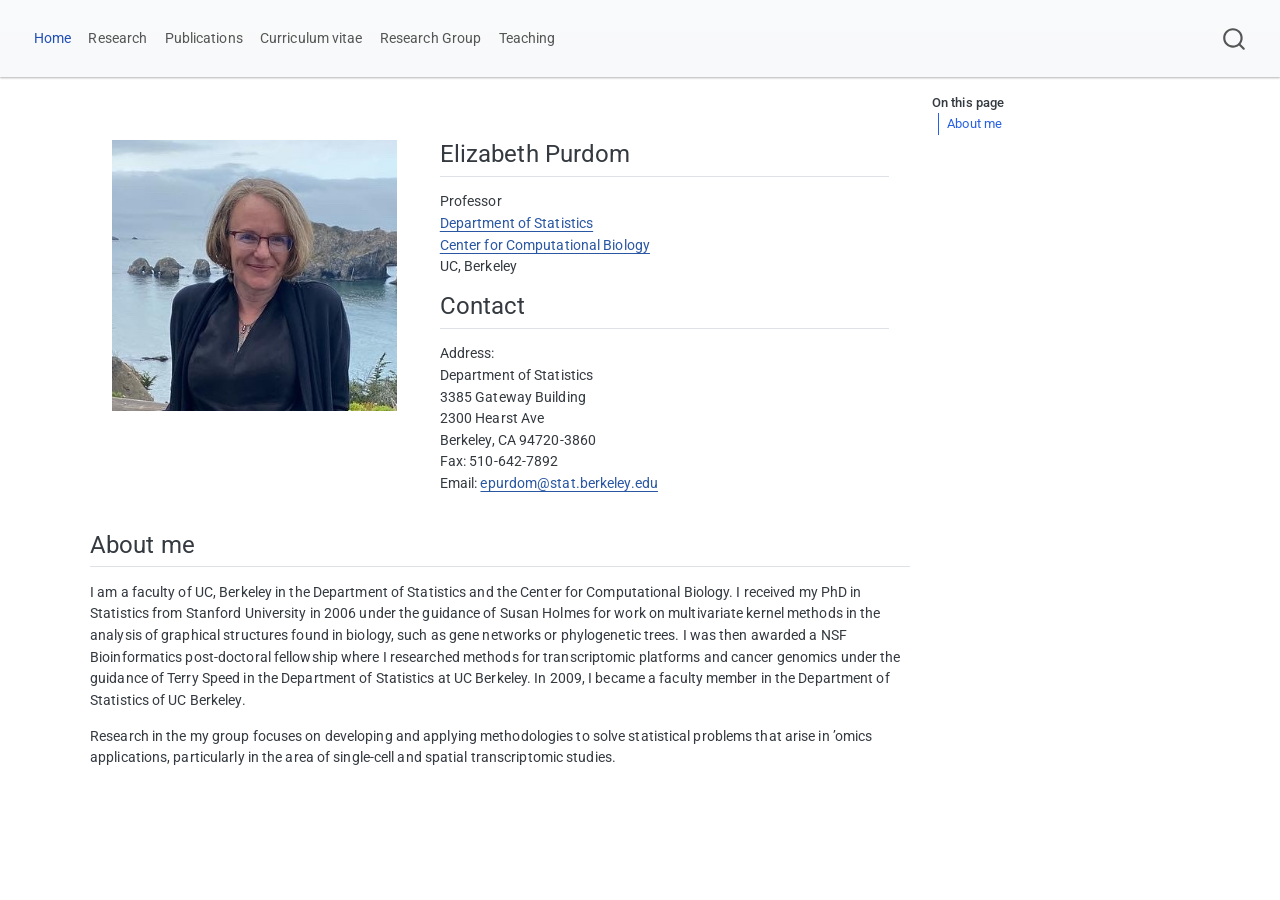
<file: index.html>
<!DOCTYPE html>
<html xmlns="http://www.w3.org/1999/xhtml" lang="en" xml:lang="en"><head>

<meta charset="utf-8">
<meta name="generator" content="quarto-1.10.18">

<meta name="viewport" content="width=device-width, initial-scale=1.0, user-scalable=yes">


<title>Elizabeth Purdom</title>
<style>
/* Default styles provided by pandoc.
** See https://pandoc.org/MANUAL.html#variables-for-html for config info.
*/
span.smallcaps{font-variant: small-caps;}
div.columns{display: flex; gap: 1.5em;}
div.column{flex: auto;}
@media screen {
div.columns{gap: min(4vw, 1.5em);}
div.column{overflow-x: auto;}
}
div.hanging-indent{margin-left: 1.5em; text-indent: -1.5em;}
ul.task-list{list-style: none;}
ul.task-list li input[type="checkbox"] {
  width: 0.8em;
  margin: 0 0.8em 0.2em -1em; /* quarto-specific, see https://github.com/quarto-dev/quarto-cli/issues/4556 */ 
  vertical-align: middle;
}
</style>


<script src="site_libs/quarto-nav/quarto-nav.js"></script>
<script src="site_libs/quarto-nav/headroom.min.js"></script>
<script src="site_libs/clipboard/clipboard.min.js"></script>
<script src="site_libs/quarto-search/autocomplete.umd.js"></script>
<script src="site_libs/quarto-search/fuse.min.js"></script>
<script src="site_libs/quarto-search/quarto-search.js"></script>
<meta name="quarto:offset" content="./">
<script src="site_libs/quarto-html/quarto.js" type="module"></script>
<script src="site_libs/quarto-html/tabsets/tabsets.js" type="module"></script>
<script src="site_libs/quarto-html/popper.min.js"></script>
<script src="site_libs/quarto-html/tippy.umd.min.js"></script>
<script src="site_libs/quarto-html/anchor.min.js"></script>
<link href="site_libs/quarto-html/tippy.css" rel="stylesheet">
<link href="site_libs/quarto-html/quarto-syntax-highlighting-64a204ab8560d761af7679ceaba22944.css" rel="stylesheet" id="quarto-text-highlighting-styles">
<script src="site_libs/bootstrap/bootstrap.min.js"></script>
<link href="site_libs/bootstrap/bootstrap-icons.css" rel="stylesheet">
<link href="site_libs/bootstrap/bootstrap-aaf155e9cbe6bda6e74413789909d5fa.min.css" rel="stylesheet" append-hash="true" id="quarto-bootstrap" data-mode="light">
<script src="site_libs/quarto-contrib/glightbox/glightbox.min.js"></script>
<link href="site_libs/quarto-contrib/glightbox/glightbox.min.css" rel="stylesheet">
<link href="site_libs/quarto-contrib/glightbox/lightbox.css" rel="stylesheet">
<script id="quarto-search-options" type="application/json">{
  "location": "navbar",
  "copy-button": false,
  "collapse-after": 3,
  "panel-placement": "end",
  "type": "overlay",
  "limit": 50,
  "keyboard-shortcut": [
    "f",
    "/",
    "s"
  ],
  "show-item-context": false,
  "language": {
    "search-no-results-text": "No results",
    "search-matching-documents-text": "matching documents",
    "search-copy-link-title": "Copy link to search",
    "search-hide-matches-text": "Hide additional matches",
    "search-more-match-text": "more match in this document",
    "search-more-matches-text": "more matches in this document",
    "search-clear-button-title": "Clear",
    "search-text-placeholder": "",
    "search-detached-cancel-button-title": "Cancel",
    "search-submit-button-title": "Submit",
    "search-label": "Search"
  }
}</script>
<script async="" src="https://siteimproveanalytics.com/js/siteanalyze_6294756.js"></script>


<link rel="stylesheet" href="styles.css">
</head>

<body class="nav-fixed quarto-light">

<div id="quarto-search-results"></div>
  <header id="quarto-header" class="headroom fixed-top">
    <nav class="navbar navbar-expand-lg " data-bs-theme="dark">
      <div class="navbar-container container-fluid">
            <div id="quarto-search" class="" title="Search"></div>
          <button class="navbar-toggler" type="button" data-bs-toggle="collapse" data-bs-target="#navbarCollapse" aria-controls="navbarCollapse" role="menu" aria-expanded="false" aria-label="Toggle navigation" onclick="if (window.quartoToggleHeadroom) { window.quartoToggleHeadroom(); }">
  <span class="navbar-toggler-icon"></span>
</button>
          <div class="collapse navbar-collapse" id="navbarCollapse">
            <ul class="navbar-nav navbar-nav-scroll me-auto">
  <li class="nav-item">
    <a class="nav-link active" href="./index.html" aria-current="page"> 
<span class="menu-text">Home</span></a>
  </li>  
  <li class="nav-item">
    <a class="nav-link" href="./research.html"> 
<span class="menu-text">Research</span></a>
  </li>  
  <li class="nav-item">
    <a class="nav-link" href="./bibfiles/autopublications.html"> 
<span class="menu-text">Publications</span></a>
  </li>  
  <li class="nav-item">
    <a class="nav-link" href="./biography.html"> 
<span class="menu-text">Curriculum vitae</span></a>
  </li>  
  <li class="nav-item">
    <a class="nav-link" href="./people.html"> 
<span class="menu-text">Research Group</span></a>
  </li>  
  <li class="nav-item">
    <a class="nav-link" href="./teaching.html"> 
<span class="menu-text">Teaching</span></a>
  </li>  
</ul>
          </div> <!-- /navcollapse -->
            <div class="quarto-navbar-tools">
</div>
      </div> <!-- /container-fluid -->
    </nav>
</header>
<!-- content -->
<div id="quarto-content" class="quarto-container page-columns page-rows-contents page-layout-full page-navbar">
<!-- sidebar -->
<!-- margin-sidebar -->
    <div id="quarto-margin-sidebar" class="sidebar margin-sidebar">
        <nav id="TOC" role="doc-toc" class="toc-active">
    <h2 id="toc-title">On this page</h2>
   
  <ul>
  <li><a href="#about-me" id="toc-about-me" class="nav-link active" data-scroll-target="#about-me">About me</a></li>
  </ul>
</nav>
    </div>
<!-- main -->
<main class="content column-page-left" id="quarto-document-content"><header id="title-block-header" class="quarto-title-block"></header>




<div class="columns">
<div class="column" style="width:40%;">
<p><a href="images/PurdomCoast_square.jpeg" class="lightbox" data-gallery="quarto-lightbox-gallery-1"><img src="images/PurdomCoast_square.jpeg" class="img-fluid" alt="Photo of Elizabeth Purdom"></a></p>
</div><div class="column" style="width:60%;">
<section id="elizabeth-purdom" class="level2">
<h2 class="anchored" data-anchor-id="elizabeth-purdom">Elizabeth Purdom</h2>
<p>Professor<br>
<a href="https://statistics.berkeley.edu">Department of Statistics</a><br>
<a href="https://ccb.berkeley.edu/">Center for Computational Biology</a><br>
UC, Berkeley</p>
</section>
<section id="contact" class="level2">
<h2 class="anchored" data-anchor-id="contact">Contact</h2>
<p>Address:<br>
Department of Statistics<br>
3385 Gateway Building<br>
2300 Hearst Ave<br>
Berkeley, CA 94720-3860<br>
Fax: 510-642-7892<br>
Email: <a href="mailto:epurdom@stat.berkeley.edu">epurdom@stat.berkeley.edu</a></p>
</section>
</div>
</div>
<section id="about-me" class="level2">
<h2 class="anchored" data-anchor-id="about-me">About me</h2>
<p>I am a faculty of UC, Berkeley in the Department of Statistics and the Center for Computational Biology. I received my PhD in Statistics from Stanford University in 2006 under the guidance of Susan Holmes for work on multivariate kernel methods in the analysis of graphical structures found in biology, such as gene networks or phylogenetic trees. I was then awarded a NSF Bioinformatics post-doctoral fellowship where I researched methods for transcriptomic platforms and cancer genomics under the guidance of Terry Speed in the Department of Statistics at UC Berkeley. In 2009, I became a faculty member in the Department of Statistics of UC Berkeley.</p>
<p>Research in the my group focuses on developing and applying methodologies to solve statistical problems that arise in ’omics applications, particularly in the area of single-cell and spatial transcriptomic studies.</p>


</section>

</main> <!-- /main -->
<script id="quarto-html-after-body" type="application/javascript">
  window.document.addEventListener("DOMContentLoaded", function (event) {
    const icon = "";
    const anchorJS = new window.AnchorJS();
    anchorJS.options = {
      placement: 'right',
      icon: icon
    };
    anchorJS.add('.anchored');
    const isCodeAnnotation = (el) => {
      for (const clz of el.classList) {
        if (clz.startsWith('code-annotation-')) {                     
          return true;
        }
      }
      return false;
    }
    const onCopySuccess = function(e) {
      // button target
      const button = e.trigger;
      // don't keep focus
      button.blur();
      // flash "checked"
      button.classList.add('code-copy-button-checked');
      var currentTitle = button.getAttribute("title");
      button.setAttribute("title", "Copied!");
      let tooltip;
      if (window.bootstrap) {
        button.setAttribute("data-bs-toggle", "tooltip");
        button.setAttribute("data-bs-placement", "left");
        button.setAttribute("data-bs-title", "Copied!");
        tooltip = new bootstrap.Tooltip(button, 
          { trigger: "manual", 
            customClass: "code-copy-button-tooltip",
            offset: [0, -8]});
        tooltip.show();    
      }
      setTimeout(function() {
        if (tooltip) {
          tooltip.hide();
          button.removeAttribute("data-bs-title");
          button.removeAttribute("data-bs-toggle");
          button.removeAttribute("data-bs-placement");
        }
        button.setAttribute("title", currentTitle);
        button.classList.remove('code-copy-button-checked');
      }, 1000);
      // clear code selection
      e.clearSelection();
    }
    const getTextToCopy = function(trigger) {
      const outerScaffold = trigger.parentElement.cloneNode(true);
      const codeEl = outerScaffold.querySelector('code');
      for (const childEl of codeEl.children) {
        if (isCodeAnnotation(childEl)) {
          childEl.remove();
        }
      }
      return codeEl.innerText;
    }
    const clipboard = new window.ClipboardJS('.code-copy-button:not([data-in-quarto-modal])', {
      text: getTextToCopy
    });
    clipboard.on('success', onCopySuccess);
    if (window.document.getElementById('quarto-embedded-source-code-modal')) {
      const clipboardModal = new window.ClipboardJS('.code-copy-button[data-in-quarto-modal]', {
        text: getTextToCopy,
        container: window.document.getElementById('quarto-embedded-source-code-modal')
      });
      clipboardModal.on('success', onCopySuccess);
    }
      var localhostRegex = new RegExp(/^(?:http|https):\/\/localhost\:?[0-9]*\//);
      var mailtoRegex = new RegExp(/^mailto:/);
        var filterRegex = new RegExp("https:\/\/purdom\.stat\.berkeley\.edu");
      var isInternal = (href) => {
          return filterRegex.test(href) || localhostRegex.test(href) || mailtoRegex.test(href);
      }
      // Inspect non-navigation links and adorn them if external
     var links = window.document.querySelectorAll('a[href]:not(.nav-link):not(.navbar-brand):not(.toc-action):not(.sidebar-link):not(.sidebar-item-toggle):not(.pagination-link):not(.no-external):not([aria-hidden]):not(.dropdown-item):not(.quarto-navigation-tool):not(.about-link)');
      for (var i=0; i<links.length; i++) {
        const link = links[i];
        if (!isInternal(link.href)) {
          // undo the damage that might have been done by quarto-nav.js in the case of
          // links that we want to consider external
          if (link.dataset.originalHref !== undefined) {
            link.href = link.dataset.originalHref;
          }
        }
      }
    function tippyHover(el, contentFn, onTriggerFn, onUntriggerFn) {
      const config = {
        allowHTML: true,
        maxWidth: 500,
        delay: 100,
        arrow: false,
        appendTo: function(el) {
            return el.parentElement;
        },
        interactive: true,
        interactiveBorder: 10,
        theme: 'quarto',
        placement: 'bottom-start',
      };
      if (contentFn) {
        config.content = contentFn;
      }
      if (onTriggerFn) {
        config.onTrigger = onTriggerFn;
      }
      if (onUntriggerFn) {
        config.onUntrigger = onUntriggerFn;
      }
      window.tippy(el, config); 
    }
    const noterefs = window.document.querySelectorAll('a[role="doc-noteref"]');
    for (var i=0; i<noterefs.length; i++) {
      const ref = noterefs[i];
      tippyHover(ref, function() {
        // use id or data attribute instead here
        let href = ref.getAttribute('data-footnote-href') || ref.getAttribute('href');
        try { href = new URL(href).hash; } catch {}
        const id = href.replace(/^#\/?/, "");
        const note = window.document.getElementById(id);
        if (note) {
          return note.innerHTML;
        } else {
          return "";
        }
      });
    }
    const xrefs = window.document.querySelectorAll('a.quarto-xref');
    const processXRef = (id, note) => {
      // Strip column container classes
      const stripColumnClz = (el) => {
        el.classList.remove("page-full", "page-columns");
        if (el.children) {
          for (const child of el.children) {
            stripColumnClz(child);
          }
        }
      }
      stripColumnClz(note)
      if (id === null || id.startsWith('sec-')) {
        // Special case sections, only their first couple elements
        const container = document.createElement("div");
        if (note.children && note.children.length > 2) {
          container.appendChild(note.children[0].cloneNode(true));
          for (let i = 1; i < note.children.length; i++) {
            const child = note.children[i];
            if (child.tagName === "P" && child.innerText === "") {
              continue;
            } else {
              container.appendChild(child.cloneNode(true));
              break;
            }
          }
          if (window.Quarto?.typesetMath) {
            window.Quarto.typesetMath(container);
          }
          return container.innerHTML
        } else {
          if (window.Quarto?.typesetMath) {
            window.Quarto.typesetMath(note);
          }
          return note.innerHTML;
        }
      } else {
        // Remove any anchor links if they are present
        const anchorLink = note.querySelector('a.anchorjs-link');
        if (anchorLink) {
          anchorLink.remove();
        }
        if (window.Quarto?.typesetMath) {
          window.Quarto.typesetMath(note);
        }
        if (note.classList.contains("callout")) {
          return note.outerHTML;
        } else {
          return note.innerHTML;
        }
      }
    }
    for (var i=0; i<xrefs.length; i++) {
      const xref = xrefs[i];
      tippyHover(xref, undefined, function(instance) {
        instance.disable();
        let url = xref.getAttribute('href');
        let hash = undefined; 
        if (url.startsWith('#')) {
          hash = url;
        } else {
          try { hash = new URL(url).hash; } catch {}
        }
        if (hash) {
          const id = hash.replace(/^#\/?/, "");
          const note = window.document.getElementById(id);
          if (note !== null) {
            try {
              const html = processXRef(id, note.cloneNode(true));
              instance.setContent(html);
            } finally {
              instance.enable();
              instance.show();
            }
          } else {
            // See if we can fetch this
            fetch(url.split('#')[0])
            .then(res => res.text())
            .then(html => {
              const parser = new DOMParser();
              const htmlDoc = parser.parseFromString(html, "text/html");
              const note = htmlDoc.getElementById(id);
              if (note !== null) {
                const html = processXRef(id, note);
                instance.setContent(html);
              } 
            }).finally(() => {
              instance.enable();
              instance.show();
            });
          }
        } else {
          // See if we can fetch a full url (with no hash to target)
          // This is a special case and we should probably do some content thinning / targeting
          fetch(url)
          .then(res => res.text())
          .then(html => {
            const parser = new DOMParser();
            const htmlDoc = parser.parseFromString(html, "text/html");
            const note = htmlDoc.querySelector('main.content');
            if (note !== null) {
              // This should only happen for chapter cross references
              // (since there is no id in the URL)
              // remove the first header
              if (note.children.length > 0 && note.children[0].tagName === "HEADER") {
                note.children[0].remove();
              }
              const html = processXRef(null, note);
              instance.setContent(html);
            } 
          }).finally(() => {
            instance.enable();
            instance.show();
          });
        }
      }, function(instance) {
      });
    }
        let selectedAnnoteEl;
        const selectorForAnnotation = ( cell, annotation) => {
          let cellAttr = 'data-code-cell="' + cell + '"';
          let lineAttr = 'data-code-annotation="' +  annotation + '"';
          const selector = 'span[' + cellAttr + '][' + lineAttr + ']';
          return selector;
        }
        const selectCodeLines = (annoteEl) => {
          const doc = window.document;
          const targetCell = annoteEl.getAttribute("data-target-cell");
          const targetAnnotation = annoteEl.getAttribute("data-target-annotation");
          const annoteSpan = window.document.querySelector(selectorForAnnotation(targetCell, targetAnnotation));
          const lines = annoteSpan.getAttribute("data-code-lines").split(",");
          const lineIds = lines.map((line) => {
            return targetCell + "-" + line;
          })
          let top = null;
          let height = null;
          let parent = null;
          if (lineIds.length > 0) {
              //compute the position of the single el (top and bottom and make a div)
              const el = window.document.getElementById(lineIds[0]);
              top = el.offsetTop;
              height = el.offsetHeight;
              parent = el.parentElement.parentElement;
            if (lineIds.length > 1) {
              const lastEl = window.document.getElementById(lineIds[lineIds.length - 1]);
              const bottom = lastEl.offsetTop + lastEl.offsetHeight;
              height = bottom - top;
            }
            if (top !== null && height !== null && parent !== null) {
              // cook up a div (if necessary) and position it 
              let div = window.document.getElementById("code-annotation-line-highlight");
              if (div === null) {
                div = window.document.createElement("div");
                div.setAttribute("id", "code-annotation-line-highlight");
                div.style.position = 'absolute';
                parent.appendChild(div);
              }
              div.style.top = top - 2 + "px";
              div.style.height = height + 4 + "px";
              div.style.left = 0;
              let gutterDiv = window.document.getElementById("code-annotation-line-highlight-gutter");
              if (gutterDiv === null) {
                gutterDiv = window.document.createElement("div");
                gutterDiv.setAttribute("id", "code-annotation-line-highlight-gutter");
                gutterDiv.style.position = 'absolute';
                const codeCell = window.document.getElementById(targetCell);
                const gutter = codeCell.querySelector('.code-annotation-gutter');
                gutter.appendChild(gutterDiv);
              }
              gutterDiv.style.top = top - 2 + "px";
              gutterDiv.style.height = height + 4 + "px";
            }
            selectedAnnoteEl = annoteEl;
          }
        };
        const unselectCodeLines = () => {
          const elementsIds = ["code-annotation-line-highlight", "code-annotation-line-highlight-gutter"];
          elementsIds.forEach((elId) => {
            const div = window.document.getElementById(elId);
            if (div) {
              div.remove();
            }
          });
          selectedAnnoteEl = undefined;
        };
          // Handle positioning of the toggle
      window.addEventListener(
        "resize",
        throttle(() => {
          elRect = undefined;
          if (selectedAnnoteEl) {
            selectCodeLines(selectedAnnoteEl);
          }
        }, 10)
      );
      function throttle(fn, ms) {
      let throttle = false;
      let timer;
        return (...args) => {
          if(!throttle) { // first call gets through
              fn.apply(this, args);
              throttle = true;
          } else { // all the others get throttled
              if(timer) clearTimeout(timer); // cancel #2
              timer = setTimeout(() => {
                fn.apply(this, args);
                timer = throttle = false;
              }, ms);
          }
        };
      }
        // Attach click handler to the DT
        const annoteDls = window.document.querySelectorAll('dt[data-target-cell]');
        for (const annoteDlNode of annoteDls) {
          annoteDlNode.addEventListener('click', (event) => {
            const clickedEl = event.target;
            if (clickedEl !== selectedAnnoteEl) {
              unselectCodeLines();
              const activeEl = window.document.querySelector('dt[data-target-cell].code-annotation-active');
              if (activeEl) {
                activeEl.classList.remove('code-annotation-active');
              }
              selectCodeLines(clickedEl);
              clickedEl.classList.add('code-annotation-active');
            } else {
              // Unselect the line
              unselectCodeLines();
              clickedEl.classList.remove('code-annotation-active');
            }
          });
        }
    const findCites = (el) => {
      const parentEl = el.parentElement;
      if (parentEl) {
        const cites = parentEl.dataset.cites;
        if (cites) {
          return {
            el,
            cites: cites.split(' ')
          };
        } else {
          return findCites(el.parentElement)
        }
      } else {
        return undefined;
      }
    };
    var bibliorefs = window.document.querySelectorAll('a[role="doc-biblioref"]');
    for (var i=0; i<bibliorefs.length; i++) {
      const ref = bibliorefs[i];
      const citeInfo = findCites(ref);
      if (citeInfo) {
        tippyHover(citeInfo.el, function() {
          var popup = window.document.createElement('div');
          citeInfo.cites.forEach(function(cite) {
            var citeDiv = window.document.createElement('div');
            citeDiv.classList.add('hanging-indent');
            citeDiv.classList.add('csl-entry');
            var biblioDiv = window.document.getElementById('ref-' + cite);
            if (biblioDiv) {
              citeDiv.innerHTML = biblioDiv.innerHTML;
            }
            popup.appendChild(citeDiv);
          });
          return popup.innerHTML;
        });
      }
    }
  });
  </script>
</div> <!-- /content -->
<script>var lightboxQuarto = GLightbox({"closeEffect":"zoom","descPosition":"bottom","loop":false,"openEffect":"zoom","selector":".lightbox"});
(function() {
  let previousOnload = window.onload;
  window.onload = () => {
    if (previousOnload) {
      previousOnload();
    }
    lightboxQuarto.on('slide_before_load', (data) => {
      const { slideIndex, slideNode, slideConfig, player, trigger } = data;
      const href = trigger.getAttribute('href');
      if (href !== null) {
        const imgEl = window.document.querySelector(`a[href="${href}"] img`);
        if (imgEl !== null) {
          const srcAttr = imgEl.getAttribute("src");
          if (srcAttr && srcAttr.startsWith("data:")) {
            slideConfig.href = srcAttr;
          }
        }
      } 
    });
  
    lightboxQuarto.on('slide_after_load', (data) => {
      const { slideIndex, slideNode, slideConfig, player, trigger } = data;
      if (window.Quarto?.typesetMath) {
        window.Quarto.typesetMath(slideNode);
      }
    });
  
  };
  
})();
          </script>




</body></html>
</file>
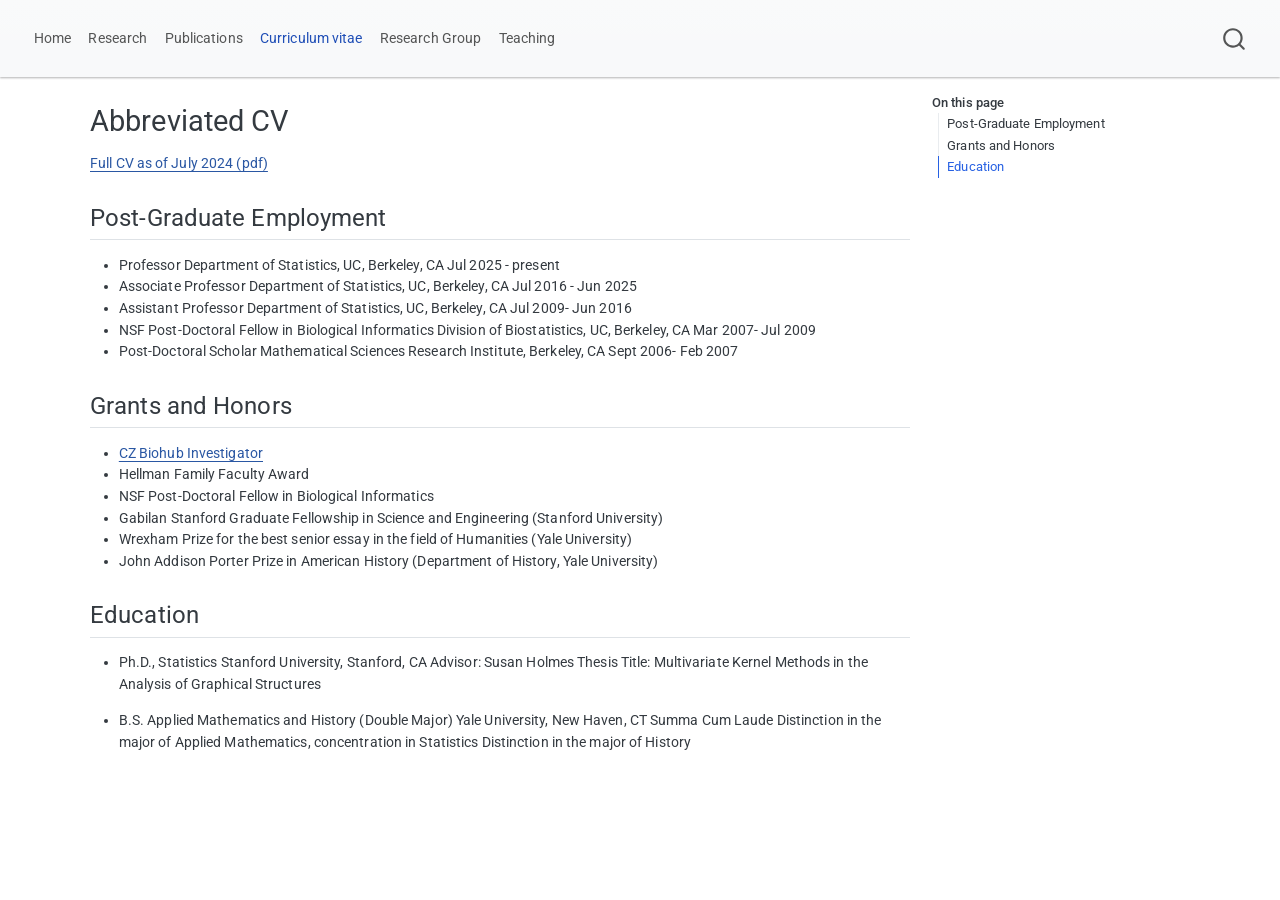
<file: biography.html>
<!DOCTYPE html>
<html xmlns="http://www.w3.org/1999/xhtml" lang="en" xml:lang="en"><head>

<meta charset="utf-8">
<meta name="generator" content="quarto-1.10.18">

<meta name="viewport" content="width=device-width, initial-scale=1.0, user-scalable=yes">


<title>Abbreviated CV – Elizabeth Purdom</title>
<style>
/* Default styles provided by pandoc.
** See https://pandoc.org/MANUAL.html#variables-for-html for config info.
*/
span.smallcaps{font-variant: small-caps;}
div.columns{display: flex; gap: 1.5em;}
div.column{flex: auto;}
@media screen {
div.columns{gap: min(4vw, 1.5em);}
div.column{overflow-x: auto;}
}
div.hanging-indent{margin-left: 1.5em; text-indent: -1.5em;}
ul.task-list{list-style: none;}
ul.task-list li input[type="checkbox"] {
  width: 0.8em;
  margin: 0 0.8em 0.2em -1em; /* quarto-specific, see https://github.com/quarto-dev/quarto-cli/issues/4556 */ 
  vertical-align: middle;
}
</style>


<script src="site_libs/quarto-nav/quarto-nav.js"></script>
<script src="site_libs/quarto-nav/headroom.min.js"></script>
<script src="site_libs/clipboard/clipboard.min.js"></script>
<script src="site_libs/quarto-search/autocomplete.umd.js"></script>
<script src="site_libs/quarto-search/fuse.min.js"></script>
<script src="site_libs/quarto-search/quarto-search.js"></script>
<meta name="quarto:offset" content="./">
<script src="site_libs/quarto-html/quarto.js" type="module"></script>
<script src="site_libs/quarto-html/tabsets/tabsets.js" type="module"></script>
<script src="site_libs/quarto-html/popper.min.js"></script>
<script src="site_libs/quarto-html/tippy.umd.min.js"></script>
<script src="site_libs/quarto-html/anchor.min.js"></script>
<link href="site_libs/quarto-html/tippy.css" rel="stylesheet">
<link href="site_libs/quarto-html/quarto-syntax-highlighting-64a204ab8560d761af7679ceaba22944.css" rel="stylesheet" id="quarto-text-highlighting-styles">
<script src="site_libs/bootstrap/bootstrap.min.js"></script>
<link href="site_libs/bootstrap/bootstrap-icons.css" rel="stylesheet">
<link href="site_libs/bootstrap/bootstrap-aaf155e9cbe6bda6e74413789909d5fa.min.css" rel="stylesheet" append-hash="true" id="quarto-bootstrap" data-mode="light">
<script id="quarto-search-options" type="application/json">{
  "location": "navbar",
  "copy-button": false,
  "collapse-after": 3,
  "panel-placement": "end",
  "type": "overlay",
  "limit": 50,
  "keyboard-shortcut": [
    "f",
    "/",
    "s"
  ],
  "show-item-context": false,
  "language": {
    "search-no-results-text": "No results",
    "search-matching-documents-text": "matching documents",
    "search-copy-link-title": "Copy link to search",
    "search-hide-matches-text": "Hide additional matches",
    "search-more-match-text": "more match in this document",
    "search-more-matches-text": "more matches in this document",
    "search-clear-button-title": "Clear",
    "search-text-placeholder": "",
    "search-detached-cancel-button-title": "Cancel",
    "search-submit-button-title": "Submit",
    "search-label": "Search"
  }
}</script>
<script async="" src="https://siteimproveanalytics.com/js/siteanalyze_6294756.js"></script>


<link rel="stylesheet" href="styles.css">
</head>

<body class="nav-fixed quarto-light">

<div id="quarto-search-results"></div>
  <header id="quarto-header" class="headroom fixed-top">
    <nav class="navbar navbar-expand-lg " data-bs-theme="dark">
      <div class="navbar-container container-fluid">
            <div id="quarto-search" class="" title="Search"></div>
          <button class="navbar-toggler" type="button" data-bs-toggle="collapse" data-bs-target="#navbarCollapse" aria-controls="navbarCollapse" role="menu" aria-expanded="false" aria-label="Toggle navigation" onclick="if (window.quartoToggleHeadroom) { window.quartoToggleHeadroom(); }">
  <span class="navbar-toggler-icon"></span>
</button>
          <div class="collapse navbar-collapse" id="navbarCollapse">
            <ul class="navbar-nav navbar-nav-scroll me-auto">
  <li class="nav-item">
    <a class="nav-link" href="./index.html"> 
<span class="menu-text">Home</span></a>
  </li>  
  <li class="nav-item">
    <a class="nav-link" href="./research.html"> 
<span class="menu-text">Research</span></a>
  </li>  
  <li class="nav-item">
    <a class="nav-link" href="./bibfiles/autopublications.html"> 
<span class="menu-text">Publications</span></a>
  </li>  
  <li class="nav-item">
    <a class="nav-link active" href="./biography.html" aria-current="page"> 
<span class="menu-text">Curriculum vitae</span></a>
  </li>  
  <li class="nav-item">
    <a class="nav-link" href="./people.html"> 
<span class="menu-text">Research Group</span></a>
  </li>  
  <li class="nav-item">
    <a class="nav-link" href="./teaching.html"> 
<span class="menu-text">Teaching</span></a>
  </li>  
</ul>
          </div> <!-- /navcollapse -->
            <div class="quarto-navbar-tools">
</div>
      </div> <!-- /container-fluid -->
    </nav>
</header>
<!-- content -->
<div id="quarto-content" class="quarto-container page-columns page-rows-contents page-layout-full page-navbar">
<!-- sidebar -->
<!-- margin-sidebar -->
    <div id="quarto-margin-sidebar" class="sidebar margin-sidebar">
        <nav id="TOC" role="doc-toc" class="toc-active">
    <h2 id="toc-title">On this page</h2>
   
  <ul>
  <li><a href="#post-graduate-employment" id="toc-post-graduate-employment" class="nav-link active" data-scroll-target="#post-graduate-employment">Post-Graduate Employment</a></li>
  <li><a href="#grants-and-honors" id="toc-grants-and-honors" class="nav-link" data-scroll-target="#grants-and-honors">Grants and Honors</a></li>
  <li><a href="#education" id="toc-education" class="nav-link" data-scroll-target="#education">Education</a></li>
  </ul>
</nav>
    </div>
<!-- main -->
<main class="content column-page-left" id="quarto-document-content">

<header id="title-block-header" class="quarto-title-block default">
<div class="quarto-title">
<h1 class="title">Abbreviated CV</h1>
</div>



<div class="quarto-title-meta column-page-left">

    
  
    
  </div>
  


</header>


<p><a href="CVs/cv_2024_07_19_FullReview.pdf">Full CV as of July 2024 (pdf)</a></p>
<section id="post-graduate-employment" class="level2">
<h2 class="anchored" data-anchor-id="post-graduate-employment">Post-Graduate Employment</h2>
<ul>
<li>Professor Department of Statistics, UC, Berkeley, CA Jul 2025 - present</li>
<li>Associate Professor Department of Statistics, UC, Berkeley, CA Jul 2016 - Jun 2025</li>
<li>Assistant Professor Department of Statistics, UC, Berkeley, CA Jul 2009- Jun 2016</li>
<li>NSF Post-Doctoral Fellow in Biological Informatics Division of Biostatistics, UC, Berkeley, CA Mar 2007- Jul 2009</li>
<li>Post-Doctoral Scholar Mathematical Sciences Research Institute, Berkeley, CA Sept 2006- Feb 2007</li>
</ul>
</section>
<section id="grants-and-honors" class="level2">
<h2 class="anchored" data-anchor-id="grants-and-honors">Grants and Honors</h2>
<ul>
<li><a href="https://statistics.berkeley.edu/about/news/elizabeth-purdom-named-chan-zuckerberg-biohub-investigator">CZ Biohub Investigator</a></li>
<li>Hellman Family Faculty Award</li>
<li>NSF Post-Doctoral Fellow in Biological Informatics</li>
<li>Gabilan Stanford Graduate Fellowship in Science and Engineering (Stanford University)</li>
<li>Wrexham Prize for the best senior essay in the field of Humanities (Yale University)</li>
<li>John Addison Porter Prize in American History (Department of History, Yale University)</li>
</ul>
</section>
<section id="education" class="level2">
<h2 class="anchored" data-anchor-id="education">Education</h2>
<ul>
<li><p>Ph.D., Statistics Stanford University, Stanford, CA Advisor: Susan Holmes Thesis Title: Multivariate Kernel Methods in the Analysis of Graphical Structures</p></li>
<li><p>B.S. Applied Mathematics and History (Double Major) Yale University, New Haven, CT Summa Cum Laude Distinction in the major of Applied Mathematics, concentration in Statistics Distinction in the major of History</p></li>
</ul>


</section>

</main> <!-- /main -->
<script id="quarto-html-after-body" type="application/javascript">
  window.document.addEventListener("DOMContentLoaded", function (event) {
    const icon = "";
    const anchorJS = new window.AnchorJS();
    anchorJS.options = {
      placement: 'right',
      icon: icon
    };
    anchorJS.add('.anchored');
    const isCodeAnnotation = (el) => {
      for (const clz of el.classList) {
        if (clz.startsWith('code-annotation-')) {                     
          return true;
        }
      }
      return false;
    }
    const onCopySuccess = function(e) {
      // button target
      const button = e.trigger;
      // don't keep focus
      button.blur();
      // flash "checked"
      button.classList.add('code-copy-button-checked');
      var currentTitle = button.getAttribute("title");
      button.setAttribute("title", "Copied!");
      let tooltip;
      if (window.bootstrap) {
        button.setAttribute("data-bs-toggle", "tooltip");
        button.setAttribute("data-bs-placement", "left");
        button.setAttribute("data-bs-title", "Copied!");
        tooltip = new bootstrap.Tooltip(button, 
          { trigger: "manual", 
            customClass: "code-copy-button-tooltip",
            offset: [0, -8]});
        tooltip.show();    
      }
      setTimeout(function() {
        if (tooltip) {
          tooltip.hide();
          button.removeAttribute("data-bs-title");
          button.removeAttribute("data-bs-toggle");
          button.removeAttribute("data-bs-placement");
        }
        button.setAttribute("title", currentTitle);
        button.classList.remove('code-copy-button-checked');
      }, 1000);
      // clear code selection
      e.clearSelection();
    }
    const getTextToCopy = function(trigger) {
      const outerScaffold = trigger.parentElement.cloneNode(true);
      const codeEl = outerScaffold.querySelector('code');
      for (const childEl of codeEl.children) {
        if (isCodeAnnotation(childEl)) {
          childEl.remove();
        }
      }
      return codeEl.innerText;
    }
    const clipboard = new window.ClipboardJS('.code-copy-button:not([data-in-quarto-modal])', {
      text: getTextToCopy
    });
    clipboard.on('success', onCopySuccess);
    if (window.document.getElementById('quarto-embedded-source-code-modal')) {
      const clipboardModal = new window.ClipboardJS('.code-copy-button[data-in-quarto-modal]', {
        text: getTextToCopy,
        container: window.document.getElementById('quarto-embedded-source-code-modal')
      });
      clipboardModal.on('success', onCopySuccess);
    }
      var localhostRegex = new RegExp(/^(?:http|https):\/\/localhost\:?[0-9]*\//);
      var mailtoRegex = new RegExp(/^mailto:/);
        var filterRegex = new RegExp("https:\/\/purdom\.stat\.berkeley\.edu");
      var isInternal = (href) => {
          return filterRegex.test(href) || localhostRegex.test(href) || mailtoRegex.test(href);
      }
      // Inspect non-navigation links and adorn them if external
     var links = window.document.querySelectorAll('a[href]:not(.nav-link):not(.navbar-brand):not(.toc-action):not(.sidebar-link):not(.sidebar-item-toggle):not(.pagination-link):not(.no-external):not([aria-hidden]):not(.dropdown-item):not(.quarto-navigation-tool):not(.about-link)');
      for (var i=0; i<links.length; i++) {
        const link = links[i];
        if (!isInternal(link.href)) {
          // undo the damage that might have been done by quarto-nav.js in the case of
          // links that we want to consider external
          if (link.dataset.originalHref !== undefined) {
            link.href = link.dataset.originalHref;
          }
        }
      }
    function tippyHover(el, contentFn, onTriggerFn, onUntriggerFn) {
      const config = {
        allowHTML: true,
        maxWidth: 500,
        delay: 100,
        arrow: false,
        appendTo: function(el) {
            return el.parentElement;
        },
        interactive: true,
        interactiveBorder: 10,
        theme: 'quarto',
        placement: 'bottom-start',
      };
      if (contentFn) {
        config.content = contentFn;
      }
      if (onTriggerFn) {
        config.onTrigger = onTriggerFn;
      }
      if (onUntriggerFn) {
        config.onUntrigger = onUntriggerFn;
      }
      window.tippy(el, config); 
    }
    const noterefs = window.document.querySelectorAll('a[role="doc-noteref"]');
    for (var i=0; i<noterefs.length; i++) {
      const ref = noterefs[i];
      tippyHover(ref, function() {
        // use id or data attribute instead here
        let href = ref.getAttribute('data-footnote-href') || ref.getAttribute('href');
        try { href = new URL(href).hash; } catch {}
        const id = href.replace(/^#\/?/, "");
        const note = window.document.getElementById(id);
        if (note) {
          return note.innerHTML;
        } else {
          return "";
        }
      });
    }
    const xrefs = window.document.querySelectorAll('a.quarto-xref');
    const processXRef = (id, note) => {
      // Strip column container classes
      const stripColumnClz = (el) => {
        el.classList.remove("page-full", "page-columns");
        if (el.children) {
          for (const child of el.children) {
            stripColumnClz(child);
          }
        }
      }
      stripColumnClz(note)
      if (id === null || id.startsWith('sec-')) {
        // Special case sections, only their first couple elements
        const container = document.createElement("div");
        if (note.children && note.children.length > 2) {
          container.appendChild(note.children[0].cloneNode(true));
          for (let i = 1; i < note.children.length; i++) {
            const child = note.children[i];
            if (child.tagName === "P" && child.innerText === "") {
              continue;
            } else {
              container.appendChild(child.cloneNode(true));
              break;
            }
          }
          if (window.Quarto?.typesetMath) {
            window.Quarto.typesetMath(container);
          }
          return container.innerHTML
        } else {
          if (window.Quarto?.typesetMath) {
            window.Quarto.typesetMath(note);
          }
          return note.innerHTML;
        }
      } else {
        // Remove any anchor links if they are present
        const anchorLink = note.querySelector('a.anchorjs-link');
        if (anchorLink) {
          anchorLink.remove();
        }
        if (window.Quarto?.typesetMath) {
          window.Quarto.typesetMath(note);
        }
        if (note.classList.contains("callout")) {
          return note.outerHTML;
        } else {
          return note.innerHTML;
        }
      }
    }
    for (var i=0; i<xrefs.length; i++) {
      const xref = xrefs[i];
      tippyHover(xref, undefined, function(instance) {
        instance.disable();
        let url = xref.getAttribute('href');
        let hash = undefined; 
        if (url.startsWith('#')) {
          hash = url;
        } else {
          try { hash = new URL(url).hash; } catch {}
        }
        if (hash) {
          const id = hash.replace(/^#\/?/, "");
          const note = window.document.getElementById(id);
          if (note !== null) {
            try {
              const html = processXRef(id, note.cloneNode(true));
              instance.setContent(html);
            } finally {
              instance.enable();
              instance.show();
            }
          } else {
            // See if we can fetch this
            fetch(url.split('#')[0])
            .then(res => res.text())
            .then(html => {
              const parser = new DOMParser();
              const htmlDoc = parser.parseFromString(html, "text/html");
              const note = htmlDoc.getElementById(id);
              if (note !== null) {
                const html = processXRef(id, note);
                instance.setContent(html);
              } 
            }).finally(() => {
              instance.enable();
              instance.show();
            });
          }
        } else {
          // See if we can fetch a full url (with no hash to target)
          // This is a special case and we should probably do some content thinning / targeting
          fetch(url)
          .then(res => res.text())
          .then(html => {
            const parser = new DOMParser();
            const htmlDoc = parser.parseFromString(html, "text/html");
            const note = htmlDoc.querySelector('main.content');
            if (note !== null) {
              // This should only happen for chapter cross references
              // (since there is no id in the URL)
              // remove the first header
              if (note.children.length > 0 && note.children[0].tagName === "HEADER") {
                note.children[0].remove();
              }
              const html = processXRef(null, note);
              instance.setContent(html);
            } 
          }).finally(() => {
            instance.enable();
            instance.show();
          });
        }
      }, function(instance) {
      });
    }
        let selectedAnnoteEl;
        const selectorForAnnotation = ( cell, annotation) => {
          let cellAttr = 'data-code-cell="' + cell + '"';
          let lineAttr = 'data-code-annotation="' +  annotation + '"';
          const selector = 'span[' + cellAttr + '][' + lineAttr + ']';
          return selector;
        }
        const selectCodeLines = (annoteEl) => {
          const doc = window.document;
          const targetCell = annoteEl.getAttribute("data-target-cell");
          const targetAnnotation = annoteEl.getAttribute("data-target-annotation");
          const annoteSpan = window.document.querySelector(selectorForAnnotation(targetCell, targetAnnotation));
          const lines = annoteSpan.getAttribute("data-code-lines").split(",");
          const lineIds = lines.map((line) => {
            return targetCell + "-" + line;
          })
          let top = null;
          let height = null;
          let parent = null;
          if (lineIds.length > 0) {
              //compute the position of the single el (top and bottom and make a div)
              const el = window.document.getElementById(lineIds[0]);
              top = el.offsetTop;
              height = el.offsetHeight;
              parent = el.parentElement.parentElement;
            if (lineIds.length > 1) {
              const lastEl = window.document.getElementById(lineIds[lineIds.length - 1]);
              const bottom = lastEl.offsetTop + lastEl.offsetHeight;
              height = bottom - top;
            }
            if (top !== null && height !== null && parent !== null) {
              // cook up a div (if necessary) and position it 
              let div = window.document.getElementById("code-annotation-line-highlight");
              if (div === null) {
                div = window.document.createElement("div");
                div.setAttribute("id", "code-annotation-line-highlight");
                div.style.position = 'absolute';
                parent.appendChild(div);
              }
              div.style.top = top - 2 + "px";
              div.style.height = height + 4 + "px";
              div.style.left = 0;
              let gutterDiv = window.document.getElementById("code-annotation-line-highlight-gutter");
              if (gutterDiv === null) {
                gutterDiv = window.document.createElement("div");
                gutterDiv.setAttribute("id", "code-annotation-line-highlight-gutter");
                gutterDiv.style.position = 'absolute';
                const codeCell = window.document.getElementById(targetCell);
                const gutter = codeCell.querySelector('.code-annotation-gutter');
                gutter.appendChild(gutterDiv);
              }
              gutterDiv.style.top = top - 2 + "px";
              gutterDiv.style.height = height + 4 + "px";
            }
            selectedAnnoteEl = annoteEl;
          }
        };
        const unselectCodeLines = () => {
          const elementsIds = ["code-annotation-line-highlight", "code-annotation-line-highlight-gutter"];
          elementsIds.forEach((elId) => {
            const div = window.document.getElementById(elId);
            if (div) {
              div.remove();
            }
          });
          selectedAnnoteEl = undefined;
        };
          // Handle positioning of the toggle
      window.addEventListener(
        "resize",
        throttle(() => {
          elRect = undefined;
          if (selectedAnnoteEl) {
            selectCodeLines(selectedAnnoteEl);
          }
        }, 10)
      );
      function throttle(fn, ms) {
      let throttle = false;
      let timer;
        return (...args) => {
          if(!throttle) { // first call gets through
              fn.apply(this, args);
              throttle = true;
          } else { // all the others get throttled
              if(timer) clearTimeout(timer); // cancel #2
              timer = setTimeout(() => {
                fn.apply(this, args);
                timer = throttle = false;
              }, ms);
          }
        };
      }
        // Attach click handler to the DT
        const annoteDls = window.document.querySelectorAll('dt[data-target-cell]');
        for (const annoteDlNode of annoteDls) {
          annoteDlNode.addEventListener('click', (event) => {
            const clickedEl = event.target;
            if (clickedEl !== selectedAnnoteEl) {
              unselectCodeLines();
              const activeEl = window.document.querySelector('dt[data-target-cell].code-annotation-active');
              if (activeEl) {
                activeEl.classList.remove('code-annotation-active');
              }
              selectCodeLines(clickedEl);
              clickedEl.classList.add('code-annotation-active');
            } else {
              // Unselect the line
              unselectCodeLines();
              clickedEl.classList.remove('code-annotation-active');
            }
          });
        }
    const findCites = (el) => {
      const parentEl = el.parentElement;
      if (parentEl) {
        const cites = parentEl.dataset.cites;
        if (cites) {
          return {
            el,
            cites: cites.split(' ')
          };
        } else {
          return findCites(el.parentElement)
        }
      } else {
        return undefined;
      }
    };
    var bibliorefs = window.document.querySelectorAll('a[role="doc-biblioref"]');
    for (var i=0; i<bibliorefs.length; i++) {
      const ref = bibliorefs[i];
      const citeInfo = findCites(ref);
      if (citeInfo) {
        tippyHover(citeInfo.el, function() {
          var popup = window.document.createElement('div');
          citeInfo.cites.forEach(function(cite) {
            var citeDiv = window.document.createElement('div');
            citeDiv.classList.add('hanging-indent');
            citeDiv.classList.add('csl-entry');
            var biblioDiv = window.document.getElementById('ref-' + cite);
            if (biblioDiv) {
              citeDiv.innerHTML = biblioDiv.innerHTML;
            }
            popup.appendChild(citeDiv);
          });
          return popup.innerHTML;
        });
      }
    }
  });
  </script>
</div> <!-- /content -->




</body></html>
</file>
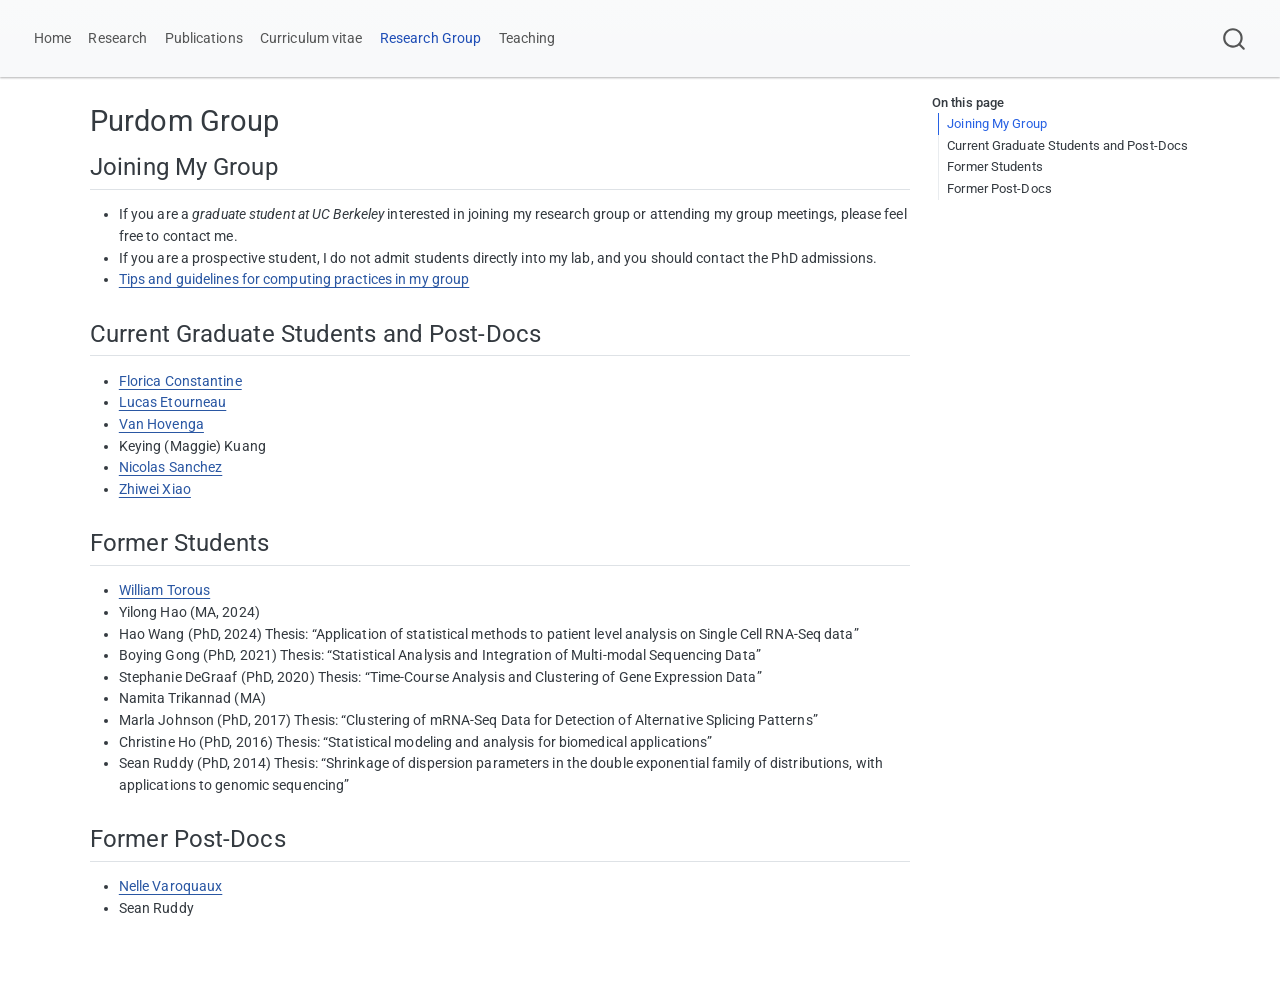
<file: people.html>
<!DOCTYPE html>
<html xmlns="http://www.w3.org/1999/xhtml" lang="en" xml:lang="en"><head>

<meta charset="utf-8">
<meta name="generator" content="quarto-1.10.18">

<meta name="viewport" content="width=device-width, initial-scale=1.0, user-scalable=yes">


<title>Purdom Group – Elizabeth Purdom</title>
<style>
/* Default styles provided by pandoc.
** See https://pandoc.org/MANUAL.html#variables-for-html for config info.
*/
span.smallcaps{font-variant: small-caps;}
div.columns{display: flex; gap: 1.5em;}
div.column{flex: auto;}
@media screen {
div.columns{gap: min(4vw, 1.5em);}
div.column{overflow-x: auto;}
}
div.hanging-indent{margin-left: 1.5em; text-indent: -1.5em;}
ul.task-list{list-style: none;}
ul.task-list li input[type="checkbox"] {
  width: 0.8em;
  margin: 0 0.8em 0.2em -1em; /* quarto-specific, see https://github.com/quarto-dev/quarto-cli/issues/4556 */ 
  vertical-align: middle;
}
</style>


<script src="site_libs/quarto-nav/quarto-nav.js"></script>
<script src="site_libs/quarto-nav/headroom.min.js"></script>
<script src="site_libs/clipboard/clipboard.min.js"></script>
<script src="site_libs/quarto-search/autocomplete.umd.js"></script>
<script src="site_libs/quarto-search/fuse.min.js"></script>
<script src="site_libs/quarto-search/quarto-search.js"></script>
<meta name="quarto:offset" content="./">
<script src="site_libs/quarto-html/quarto.js" type="module"></script>
<script src="site_libs/quarto-html/tabsets/tabsets.js" type="module"></script>
<script src="site_libs/quarto-html/popper.min.js"></script>
<script src="site_libs/quarto-html/tippy.umd.min.js"></script>
<script src="site_libs/quarto-html/anchor.min.js"></script>
<link href="site_libs/quarto-html/tippy.css" rel="stylesheet">
<link href="site_libs/quarto-html/quarto-syntax-highlighting-64a204ab8560d761af7679ceaba22944.css" rel="stylesheet" id="quarto-text-highlighting-styles">
<script src="site_libs/bootstrap/bootstrap.min.js"></script>
<link href="site_libs/bootstrap/bootstrap-icons.css" rel="stylesheet">
<link href="site_libs/bootstrap/bootstrap-aaf155e9cbe6bda6e74413789909d5fa.min.css" rel="stylesheet" append-hash="true" id="quarto-bootstrap" data-mode="light">
<script id="quarto-search-options" type="application/json">{
  "location": "navbar",
  "copy-button": false,
  "collapse-after": 3,
  "panel-placement": "end",
  "type": "overlay",
  "limit": 50,
  "keyboard-shortcut": [
    "f",
    "/",
    "s"
  ],
  "show-item-context": false,
  "language": {
    "search-no-results-text": "No results",
    "search-matching-documents-text": "matching documents",
    "search-copy-link-title": "Copy link to search",
    "search-hide-matches-text": "Hide additional matches",
    "search-more-match-text": "more match in this document",
    "search-more-matches-text": "more matches in this document",
    "search-clear-button-title": "Clear",
    "search-text-placeholder": "",
    "search-detached-cancel-button-title": "Cancel",
    "search-submit-button-title": "Submit",
    "search-label": "Search"
  }
}</script>
<script async="" src="https://siteimproveanalytics.com/js/siteanalyze_6294756.js"></script>


<link rel="stylesheet" href="styles.css">
</head>

<body class="nav-fixed quarto-light">

<div id="quarto-search-results"></div>
  <header id="quarto-header" class="headroom fixed-top">
    <nav class="navbar navbar-expand-lg " data-bs-theme="dark">
      <div class="navbar-container container-fluid">
            <div id="quarto-search" class="" title="Search"></div>
          <button class="navbar-toggler" type="button" data-bs-toggle="collapse" data-bs-target="#navbarCollapse" aria-controls="navbarCollapse" role="menu" aria-expanded="false" aria-label="Toggle navigation" onclick="if (window.quartoToggleHeadroom) { window.quartoToggleHeadroom(); }">
  <span class="navbar-toggler-icon"></span>
</button>
          <div class="collapse navbar-collapse" id="navbarCollapse">
            <ul class="navbar-nav navbar-nav-scroll me-auto">
  <li class="nav-item">
    <a class="nav-link" href="./index.html"> 
<span class="menu-text">Home</span></a>
  </li>  
  <li class="nav-item">
    <a class="nav-link" href="./research.html"> 
<span class="menu-text">Research</span></a>
  </li>  
  <li class="nav-item">
    <a class="nav-link" href="./bibfiles/autopublications.html"> 
<span class="menu-text">Publications</span></a>
  </li>  
  <li class="nav-item">
    <a class="nav-link" href="./biography.html"> 
<span class="menu-text">Curriculum vitae</span></a>
  </li>  
  <li class="nav-item">
    <a class="nav-link active" href="./people.html" aria-current="page"> 
<span class="menu-text">Research Group</span></a>
  </li>  
  <li class="nav-item">
    <a class="nav-link" href="./teaching.html"> 
<span class="menu-text">Teaching</span></a>
  </li>  
</ul>
          </div> <!-- /navcollapse -->
            <div class="quarto-navbar-tools">
</div>
      </div> <!-- /container-fluid -->
    </nav>
</header>
<!-- content -->
<div id="quarto-content" class="quarto-container page-columns page-rows-contents page-layout-full page-navbar">
<!-- sidebar -->
<!-- margin-sidebar -->
    <div id="quarto-margin-sidebar" class="sidebar margin-sidebar">
        <nav id="TOC" role="doc-toc" class="toc-active">
    <h2 id="toc-title">On this page</h2>
   
  <ul>
  <li><a href="#joining-my-group" id="toc-joining-my-group" class="nav-link active" data-scroll-target="#joining-my-group">Joining My Group</a></li>
  <li><a href="#current-graduate-students-and-post-docs" id="toc-current-graduate-students-and-post-docs" class="nav-link" data-scroll-target="#current-graduate-students-and-post-docs">Current Graduate Students and Post-Docs</a></li>
  <li><a href="#former-students" id="toc-former-students" class="nav-link" data-scroll-target="#former-students">Former Students</a></li>
  <li><a href="#former-post-docs" id="toc-former-post-docs" class="nav-link" data-scroll-target="#former-post-docs">Former Post-Docs</a></li>
  </ul>
</nav>
    </div>
<!-- main -->
<main class="content column-page-left" id="quarto-document-content">

<header id="title-block-header" class="quarto-title-block default">
<div class="quarto-title">
<h1 class="title">Purdom Group</h1>
</div>



<div class="quarto-title-meta column-page-left">

    
  
    
  </div>
  


</header>


<section id="joining-my-group" class="level2">
<h2 class="anchored" data-anchor-id="joining-my-group">Joining My Group</h2>
<ul>
<li>If you are a <em>graduate student at UC Berkeley</em> interested in joining my research group or attending my group meetings, please feel free to contact me.</li>
<li>If you are a prospective student, I do not admit students directly into my lab, and you should contact the PhD admissions.</li>
<li><a href="./computingGuidePages/computingGuide.html">Tips and guidelines for computing practices in my group</a></li>
</ul>
</section>
<section id="current-graduate-students-and-post-docs" class="level2">
<h2 class="anchored" data-anchor-id="current-graduate-students-and-post-docs">Current Graduate Students and Post-Docs</h2>
<ul>
<li><a href="https://statistics.berkeley.edu/people/florica-constantine">Florica Constantine</a></li>
<li><a href="https://lucas-et.github.io/">Lucas Etourneau</a></li>
<li><a href="https://statistics.berkeley.edu/people/van-hovenga">Van Hovenga</a></li>
<li>Keying (Maggie) Kuang</li>
<li><a href="https://statistics.berkeley.edu/people/nicolas-sanchez">Nicolas Sanchez</a></li>
<li><a href="https://zhiweixiao.github.io/">Zhiwei Xiao</a></li>
</ul>
</section>
<section id="former-students" class="level2">
<h2 class="anchored" data-anchor-id="former-students">Former Students</h2>
<ul>
<li><a href="https://www.williamtorous.com">William Torous</a></li>
<li>Yilong Hao (MA, 2024)</li>
<li>Hao Wang (PhD, 2024) Thesis: “Application of statistical methods to patient level analysis on Single Cell RNA-Seq data”</li>
<li>Boying Gong (PhD, 2021) Thesis: “Statistical Analysis and Integration of Multi-modal Sequencing Data”</li>
<li>Stephanie DeGraaf (PhD, 2020) Thesis: “Time-Course Analysis and Clustering of Gene Expression Data”</li>
<li>Namita Trikannad (MA)</li>
<li>Marla Johnson (PhD, 2017) Thesis: “Clustering of mRNA-Seq Data for Detection of Alternative Splicing Patterns”</li>
<li>Christine Ho (PhD, 2016) Thesis: “Statistical modeling and analysis for biomedical applications”</li>
<li>Sean Ruddy (PhD, 2014) Thesis: “Shrinkage of dispersion parameters in the double exponential family of distributions, with applications to genomic sequencing”</li>
</ul>
</section>
<section id="former-post-docs" class="level2">
<h2 class="anchored" data-anchor-id="former-post-docs">Former Post-Docs</h2>
<ul>
<li><a href="https://nellev.github.io">Nelle Varoquaux</a></li>
<li>Sean Ruddy</li>
</ul>


</section>

</main> <!-- /main -->
<script id="quarto-html-after-body" type="application/javascript">
  window.document.addEventListener("DOMContentLoaded", function (event) {
    const icon = "";
    const anchorJS = new window.AnchorJS();
    anchorJS.options = {
      placement: 'right',
      icon: icon
    };
    anchorJS.add('.anchored');
    const isCodeAnnotation = (el) => {
      for (const clz of el.classList) {
        if (clz.startsWith('code-annotation-')) {                     
          return true;
        }
      }
      return false;
    }
    const onCopySuccess = function(e) {
      // button target
      const button = e.trigger;
      // don't keep focus
      button.blur();
      // flash "checked"
      button.classList.add('code-copy-button-checked');
      var currentTitle = button.getAttribute("title");
      button.setAttribute("title", "Copied!");
      let tooltip;
      if (window.bootstrap) {
        button.setAttribute("data-bs-toggle", "tooltip");
        button.setAttribute("data-bs-placement", "left");
        button.setAttribute("data-bs-title", "Copied!");
        tooltip = new bootstrap.Tooltip(button, 
          { trigger: "manual", 
            customClass: "code-copy-button-tooltip",
            offset: [0, -8]});
        tooltip.show();    
      }
      setTimeout(function() {
        if (tooltip) {
          tooltip.hide();
          button.removeAttribute("data-bs-title");
          button.removeAttribute("data-bs-toggle");
          button.removeAttribute("data-bs-placement");
        }
        button.setAttribute("title", currentTitle);
        button.classList.remove('code-copy-button-checked');
      }, 1000);
      // clear code selection
      e.clearSelection();
    }
    const getTextToCopy = function(trigger) {
      const outerScaffold = trigger.parentElement.cloneNode(true);
      const codeEl = outerScaffold.querySelector('code');
      for (const childEl of codeEl.children) {
        if (isCodeAnnotation(childEl)) {
          childEl.remove();
        }
      }
      return codeEl.innerText;
    }
    const clipboard = new window.ClipboardJS('.code-copy-button:not([data-in-quarto-modal])', {
      text: getTextToCopy
    });
    clipboard.on('success', onCopySuccess);
    if (window.document.getElementById('quarto-embedded-source-code-modal')) {
      const clipboardModal = new window.ClipboardJS('.code-copy-button[data-in-quarto-modal]', {
        text: getTextToCopy,
        container: window.document.getElementById('quarto-embedded-source-code-modal')
      });
      clipboardModal.on('success', onCopySuccess);
    }
      var localhostRegex = new RegExp(/^(?:http|https):\/\/localhost\:?[0-9]*\//);
      var mailtoRegex = new RegExp(/^mailto:/);
        var filterRegex = new RegExp("https:\/\/purdom\.stat\.berkeley\.edu");
      var isInternal = (href) => {
          return filterRegex.test(href) || localhostRegex.test(href) || mailtoRegex.test(href);
      }
      // Inspect non-navigation links and adorn them if external
     var links = window.document.querySelectorAll('a[href]:not(.nav-link):not(.navbar-brand):not(.toc-action):not(.sidebar-link):not(.sidebar-item-toggle):not(.pagination-link):not(.no-external):not([aria-hidden]):not(.dropdown-item):not(.quarto-navigation-tool):not(.about-link)');
      for (var i=0; i<links.length; i++) {
        const link = links[i];
        if (!isInternal(link.href)) {
          // undo the damage that might have been done by quarto-nav.js in the case of
          // links that we want to consider external
          if (link.dataset.originalHref !== undefined) {
            link.href = link.dataset.originalHref;
          }
        }
      }
    function tippyHover(el, contentFn, onTriggerFn, onUntriggerFn) {
      const config = {
        allowHTML: true,
        maxWidth: 500,
        delay: 100,
        arrow: false,
        appendTo: function(el) {
            return el.parentElement;
        },
        interactive: true,
        interactiveBorder: 10,
        theme: 'quarto',
        placement: 'bottom-start',
      };
      if (contentFn) {
        config.content = contentFn;
      }
      if (onTriggerFn) {
        config.onTrigger = onTriggerFn;
      }
      if (onUntriggerFn) {
        config.onUntrigger = onUntriggerFn;
      }
      window.tippy(el, config); 
    }
    const noterefs = window.document.querySelectorAll('a[role="doc-noteref"]');
    for (var i=0; i<noterefs.length; i++) {
      const ref = noterefs[i];
      tippyHover(ref, function() {
        // use id or data attribute instead here
        let href = ref.getAttribute('data-footnote-href') || ref.getAttribute('href');
        try { href = new URL(href).hash; } catch {}
        const id = href.replace(/^#\/?/, "");
        const note = window.document.getElementById(id);
        if (note) {
          return note.innerHTML;
        } else {
          return "";
        }
      });
    }
    const xrefs = window.document.querySelectorAll('a.quarto-xref');
    const processXRef = (id, note) => {
      // Strip column container classes
      const stripColumnClz = (el) => {
        el.classList.remove("page-full", "page-columns");
        if (el.children) {
          for (const child of el.children) {
            stripColumnClz(child);
          }
        }
      }
      stripColumnClz(note)
      if (id === null || id.startsWith('sec-')) {
        // Special case sections, only their first couple elements
        const container = document.createElement("div");
        if (note.children && note.children.length > 2) {
          container.appendChild(note.children[0].cloneNode(true));
          for (let i = 1; i < note.children.length; i++) {
            const child = note.children[i];
            if (child.tagName === "P" && child.innerText === "") {
              continue;
            } else {
              container.appendChild(child.cloneNode(true));
              break;
            }
          }
          if (window.Quarto?.typesetMath) {
            window.Quarto.typesetMath(container);
          }
          return container.innerHTML
        } else {
          if (window.Quarto?.typesetMath) {
            window.Quarto.typesetMath(note);
          }
          return note.innerHTML;
        }
      } else {
        // Remove any anchor links if they are present
        const anchorLink = note.querySelector('a.anchorjs-link');
        if (anchorLink) {
          anchorLink.remove();
        }
        if (window.Quarto?.typesetMath) {
          window.Quarto.typesetMath(note);
        }
        if (note.classList.contains("callout")) {
          return note.outerHTML;
        } else {
          return note.innerHTML;
        }
      }
    }
    for (var i=0; i<xrefs.length; i++) {
      const xref = xrefs[i];
      tippyHover(xref, undefined, function(instance) {
        instance.disable();
        let url = xref.getAttribute('href');
        let hash = undefined; 
        if (url.startsWith('#')) {
          hash = url;
        } else {
          try { hash = new URL(url).hash; } catch {}
        }
        if (hash) {
          const id = hash.replace(/^#\/?/, "");
          const note = window.document.getElementById(id);
          if (note !== null) {
            try {
              const html = processXRef(id, note.cloneNode(true));
              instance.setContent(html);
            } finally {
              instance.enable();
              instance.show();
            }
          } else {
            // See if we can fetch this
            fetch(url.split('#')[0])
            .then(res => res.text())
            .then(html => {
              const parser = new DOMParser();
              const htmlDoc = parser.parseFromString(html, "text/html");
              const note = htmlDoc.getElementById(id);
              if (note !== null) {
                const html = processXRef(id, note);
                instance.setContent(html);
              } 
            }).finally(() => {
              instance.enable();
              instance.show();
            });
          }
        } else {
          // See if we can fetch a full url (with no hash to target)
          // This is a special case and we should probably do some content thinning / targeting
          fetch(url)
          .then(res => res.text())
          .then(html => {
            const parser = new DOMParser();
            const htmlDoc = parser.parseFromString(html, "text/html");
            const note = htmlDoc.querySelector('main.content');
            if (note !== null) {
              // This should only happen for chapter cross references
              // (since there is no id in the URL)
              // remove the first header
              if (note.children.length > 0 && note.children[0].tagName === "HEADER") {
                note.children[0].remove();
              }
              const html = processXRef(null, note);
              instance.setContent(html);
            } 
          }).finally(() => {
            instance.enable();
            instance.show();
          });
        }
      }, function(instance) {
      });
    }
        let selectedAnnoteEl;
        const selectorForAnnotation = ( cell, annotation) => {
          let cellAttr = 'data-code-cell="' + cell + '"';
          let lineAttr = 'data-code-annotation="' +  annotation + '"';
          const selector = 'span[' + cellAttr + '][' + lineAttr + ']';
          return selector;
        }
        const selectCodeLines = (annoteEl) => {
          const doc = window.document;
          const targetCell = annoteEl.getAttribute("data-target-cell");
          const targetAnnotation = annoteEl.getAttribute("data-target-annotation");
          const annoteSpan = window.document.querySelector(selectorForAnnotation(targetCell, targetAnnotation));
          const lines = annoteSpan.getAttribute("data-code-lines").split(",");
          const lineIds = lines.map((line) => {
            return targetCell + "-" + line;
          })
          let top = null;
          let height = null;
          let parent = null;
          if (lineIds.length > 0) {
              //compute the position of the single el (top and bottom and make a div)
              const el = window.document.getElementById(lineIds[0]);
              top = el.offsetTop;
              height = el.offsetHeight;
              parent = el.parentElement.parentElement;
            if (lineIds.length > 1) {
              const lastEl = window.document.getElementById(lineIds[lineIds.length - 1]);
              const bottom = lastEl.offsetTop + lastEl.offsetHeight;
              height = bottom - top;
            }
            if (top !== null && height !== null && parent !== null) {
              // cook up a div (if necessary) and position it 
              let div = window.document.getElementById("code-annotation-line-highlight");
              if (div === null) {
                div = window.document.createElement("div");
                div.setAttribute("id", "code-annotation-line-highlight");
                div.style.position = 'absolute';
                parent.appendChild(div);
              }
              div.style.top = top - 2 + "px";
              div.style.height = height + 4 + "px";
              div.style.left = 0;
              let gutterDiv = window.document.getElementById("code-annotation-line-highlight-gutter");
              if (gutterDiv === null) {
                gutterDiv = window.document.createElement("div");
                gutterDiv.setAttribute("id", "code-annotation-line-highlight-gutter");
                gutterDiv.style.position = 'absolute';
                const codeCell = window.document.getElementById(targetCell);
                const gutter = codeCell.querySelector('.code-annotation-gutter');
                gutter.appendChild(gutterDiv);
              }
              gutterDiv.style.top = top - 2 + "px";
              gutterDiv.style.height = height + 4 + "px";
            }
            selectedAnnoteEl = annoteEl;
          }
        };
        const unselectCodeLines = () => {
          const elementsIds = ["code-annotation-line-highlight", "code-annotation-line-highlight-gutter"];
          elementsIds.forEach((elId) => {
            const div = window.document.getElementById(elId);
            if (div) {
              div.remove();
            }
          });
          selectedAnnoteEl = undefined;
        };
          // Handle positioning of the toggle
      window.addEventListener(
        "resize",
        throttle(() => {
          elRect = undefined;
          if (selectedAnnoteEl) {
            selectCodeLines(selectedAnnoteEl);
          }
        }, 10)
      );
      function throttle(fn, ms) {
      let throttle = false;
      let timer;
        return (...args) => {
          if(!throttle) { // first call gets through
              fn.apply(this, args);
              throttle = true;
          } else { // all the others get throttled
              if(timer) clearTimeout(timer); // cancel #2
              timer = setTimeout(() => {
                fn.apply(this, args);
                timer = throttle = false;
              }, ms);
          }
        };
      }
        // Attach click handler to the DT
        const annoteDls = window.document.querySelectorAll('dt[data-target-cell]');
        for (const annoteDlNode of annoteDls) {
          annoteDlNode.addEventListener('click', (event) => {
            const clickedEl = event.target;
            if (clickedEl !== selectedAnnoteEl) {
              unselectCodeLines();
              const activeEl = window.document.querySelector('dt[data-target-cell].code-annotation-active');
              if (activeEl) {
                activeEl.classList.remove('code-annotation-active');
              }
              selectCodeLines(clickedEl);
              clickedEl.classList.add('code-annotation-active');
            } else {
              // Unselect the line
              unselectCodeLines();
              clickedEl.classList.remove('code-annotation-active');
            }
          });
        }
    const findCites = (el) => {
      const parentEl = el.parentElement;
      if (parentEl) {
        const cites = parentEl.dataset.cites;
        if (cites) {
          return {
            el,
            cites: cites.split(' ')
          };
        } else {
          return findCites(el.parentElement)
        }
      } else {
        return undefined;
      }
    };
    var bibliorefs = window.document.querySelectorAll('a[role="doc-biblioref"]');
    for (var i=0; i<bibliorefs.length; i++) {
      const ref = bibliorefs[i];
      const citeInfo = findCites(ref);
      if (citeInfo) {
        tippyHover(citeInfo.el, function() {
          var popup = window.document.createElement('div');
          citeInfo.cites.forEach(function(cite) {
            var citeDiv = window.document.createElement('div');
            citeDiv.classList.add('hanging-indent');
            citeDiv.classList.add('csl-entry');
            var biblioDiv = window.document.getElementById('ref-' + cite);
            if (biblioDiv) {
              citeDiv.innerHTML = biblioDiv.innerHTML;
            }
            popup.appendChild(citeDiv);
          });
          return popup.innerHTML;
        });
      }
    }
  });
  </script>
</div> <!-- /content -->




</body></html>
</file>
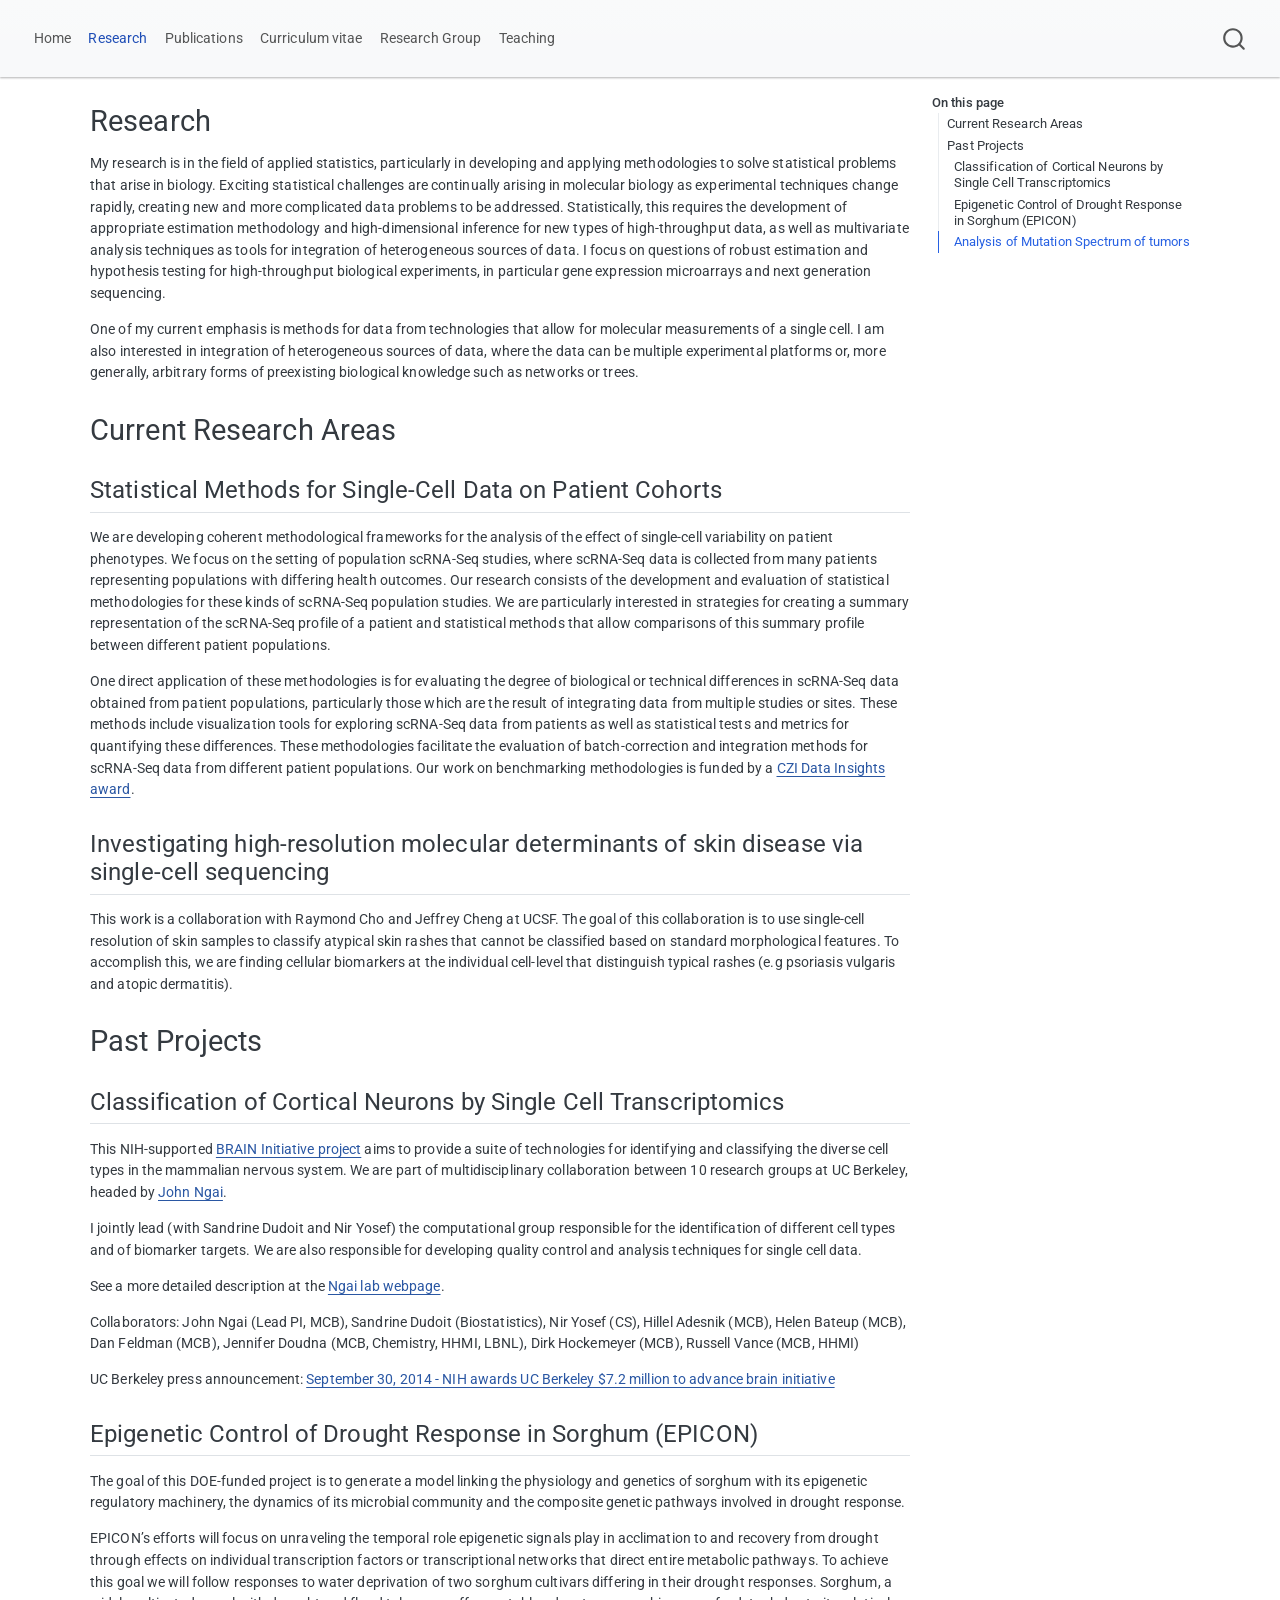
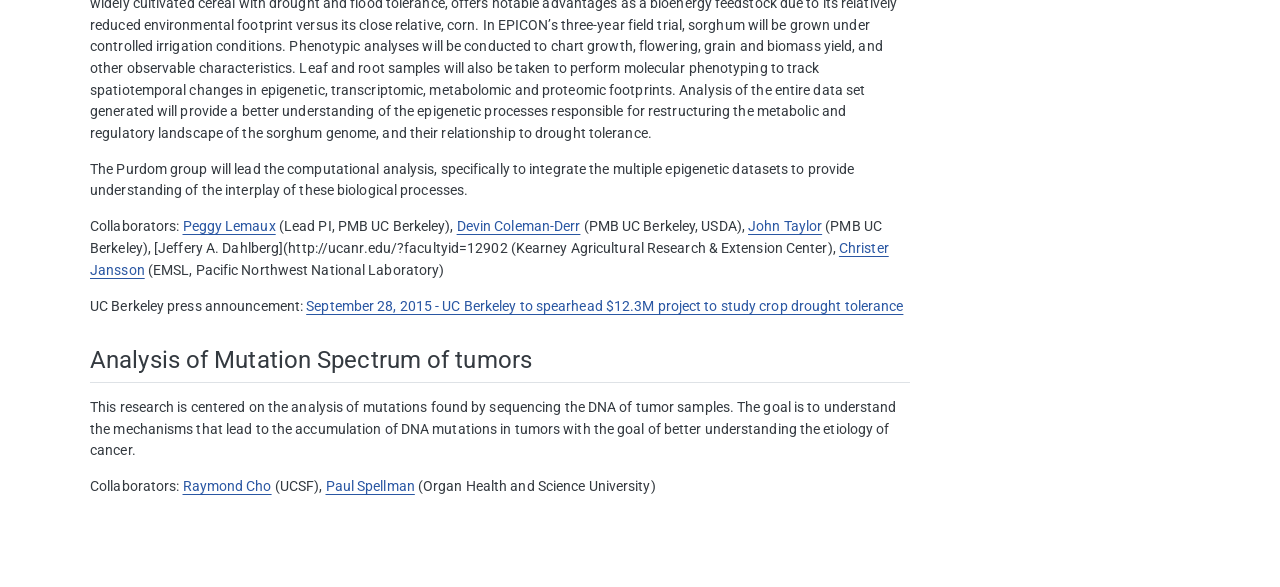
<file: research.html>
<!DOCTYPE html>
<html xmlns="http://www.w3.org/1999/xhtml" lang="en" xml:lang="en"><head>

<meta charset="utf-8">
<meta name="generator" content="quarto-1.10.18">

<meta name="viewport" content="width=device-width, initial-scale=1.0, user-scalable=yes">


<title>Research – Elizabeth Purdom</title>
<style>
/* Default styles provided by pandoc.
** See https://pandoc.org/MANUAL.html#variables-for-html for config info.
*/
span.smallcaps{font-variant: small-caps;}
div.columns{display: flex; gap: 1.5em;}
div.column{flex: auto;}
@media screen {
div.columns{gap: min(4vw, 1.5em);}
div.column{overflow-x: auto;}
}
div.hanging-indent{margin-left: 1.5em; text-indent: -1.5em;}
ul.task-list{list-style: none;}
ul.task-list li input[type="checkbox"] {
  width: 0.8em;
  margin: 0 0.8em 0.2em -1em; /* quarto-specific, see https://github.com/quarto-dev/quarto-cli/issues/4556 */ 
  vertical-align: middle;
}
</style>


<script src="site_libs/quarto-nav/quarto-nav.js"></script>
<script src="site_libs/quarto-nav/headroom.min.js"></script>
<script src="site_libs/clipboard/clipboard.min.js"></script>
<script src="site_libs/quarto-search/autocomplete.umd.js"></script>
<script src="site_libs/quarto-search/fuse.min.js"></script>
<script src="site_libs/quarto-search/quarto-search.js"></script>
<meta name="quarto:offset" content="./">
<script src="site_libs/quarto-html/quarto.js" type="module"></script>
<script src="site_libs/quarto-html/tabsets/tabsets.js" type="module"></script>
<script src="site_libs/quarto-html/popper.min.js"></script>
<script src="site_libs/quarto-html/tippy.umd.min.js"></script>
<script src="site_libs/quarto-html/anchor.min.js"></script>
<link href="site_libs/quarto-html/tippy.css" rel="stylesheet">
<link href="site_libs/quarto-html/quarto-syntax-highlighting-64a204ab8560d761af7679ceaba22944.css" rel="stylesheet" id="quarto-text-highlighting-styles">
<script src="site_libs/bootstrap/bootstrap.min.js"></script>
<link href="site_libs/bootstrap/bootstrap-icons.css" rel="stylesheet">
<link href="site_libs/bootstrap/bootstrap-aaf155e9cbe6bda6e74413789909d5fa.min.css" rel="stylesheet" append-hash="true" id="quarto-bootstrap" data-mode="light">
<script id="quarto-search-options" type="application/json">{
  "location": "navbar",
  "copy-button": false,
  "collapse-after": 3,
  "panel-placement": "end",
  "type": "overlay",
  "limit": 50,
  "keyboard-shortcut": [
    "f",
    "/",
    "s"
  ],
  "show-item-context": false,
  "language": {
    "search-no-results-text": "No results",
    "search-matching-documents-text": "matching documents",
    "search-copy-link-title": "Copy link to search",
    "search-hide-matches-text": "Hide additional matches",
    "search-more-match-text": "more match in this document",
    "search-more-matches-text": "more matches in this document",
    "search-clear-button-title": "Clear",
    "search-text-placeholder": "",
    "search-detached-cancel-button-title": "Cancel",
    "search-submit-button-title": "Submit",
    "search-label": "Search"
  }
}</script>
<script async="" src="https://siteimproveanalytics.com/js/siteanalyze_6294756.js"></script>


<link rel="stylesheet" href="styles.css">
</head>

<body class="nav-fixed quarto-light">

<div id="quarto-search-results"></div>
  <header id="quarto-header" class="headroom fixed-top">
    <nav class="navbar navbar-expand-lg " data-bs-theme="dark">
      <div class="navbar-container container-fluid">
            <div id="quarto-search" class="" title="Search"></div>
          <button class="navbar-toggler" type="button" data-bs-toggle="collapse" data-bs-target="#navbarCollapse" aria-controls="navbarCollapse" role="menu" aria-expanded="false" aria-label="Toggle navigation" onclick="if (window.quartoToggleHeadroom) { window.quartoToggleHeadroom(); }">
  <span class="navbar-toggler-icon"></span>
</button>
          <div class="collapse navbar-collapse" id="navbarCollapse">
            <ul class="navbar-nav navbar-nav-scroll me-auto">
  <li class="nav-item">
    <a class="nav-link" href="./index.html"> 
<span class="menu-text">Home</span></a>
  </li>  
  <li class="nav-item">
    <a class="nav-link active" href="./research.html" aria-current="page"> 
<span class="menu-text">Research</span></a>
  </li>  
  <li class="nav-item">
    <a class="nav-link" href="./bibfiles/autopublications.html"> 
<span class="menu-text">Publications</span></a>
  </li>  
  <li class="nav-item">
    <a class="nav-link" href="./biography.html"> 
<span class="menu-text">Curriculum vitae</span></a>
  </li>  
  <li class="nav-item">
    <a class="nav-link" href="./people.html"> 
<span class="menu-text">Research Group</span></a>
  </li>  
  <li class="nav-item">
    <a class="nav-link" href="./teaching.html"> 
<span class="menu-text">Teaching</span></a>
  </li>  
</ul>
          </div> <!-- /navcollapse -->
            <div class="quarto-navbar-tools">
</div>
      </div> <!-- /container-fluid -->
    </nav>
</header>
<!-- content -->
<div id="quarto-content" class="quarto-container page-columns page-rows-contents page-layout-full page-navbar">
<!-- sidebar -->
<!-- margin-sidebar -->
    <div id="quarto-margin-sidebar" class="sidebar margin-sidebar">
        <nav id="TOC" role="doc-toc" class="toc-active">
    <h2 id="toc-title">On this page</h2>
   
  <ul>
  <li><a href="#current-research-areas" id="toc-current-research-areas" class="nav-link active" data-scroll-target="#current-research-areas">Current Research Areas</a>
  <ul class="collapse">
  <li><a href="#statistical-methods-for-single-cell-data-on-patient-cohorts" id="toc-statistical-methods-for-single-cell-data-on-patient-cohorts" class="nav-link" data-scroll-target="#statistical-methods-for-single-cell-data-on-patient-cohorts">Statistical Methods for Single-Cell Data on Patient Cohorts</a></li>
  <li><a href="#investigating-high-resolution-molecular-determinants-of-skin-disease-via-single-cell-sequencing" id="toc-investigating-high-resolution-molecular-determinants-of-skin-disease-via-single-cell-sequencing" class="nav-link" data-scroll-target="#investigating-high-resolution-molecular-determinants-of-skin-disease-via-single-cell-sequencing">Investigating high-resolution molecular determinants of skin disease via single-cell sequencing</a></li>
  </ul></li>
  <li><a href="#past-projects" id="toc-past-projects" class="nav-link" data-scroll-target="#past-projects">Past Projects</a>
  <ul class="collapse">
  <li><a href="#classification-of-cortical-neurons-by-single-cell-transcriptomics" id="toc-classification-of-cortical-neurons-by-single-cell-transcriptomics" class="nav-link" data-scroll-target="#classification-of-cortical-neurons-by-single-cell-transcriptomics">Classification of Cortical Neurons by Single Cell Transcriptomics</a></li>
  <li><a href="#epigenetic-control-of-drought-response-in-sorghum-epicon" id="toc-epigenetic-control-of-drought-response-in-sorghum-epicon" class="nav-link" data-scroll-target="#epigenetic-control-of-drought-response-in-sorghum-epicon">Epigenetic Control of Drought Response in Sorghum (EPICON)</a></li>
  <li><a href="#analysis-of-mutation-spectrum-of-tumors" id="toc-analysis-of-mutation-spectrum-of-tumors" class="nav-link" data-scroll-target="#analysis-of-mutation-spectrum-of-tumors">Analysis of Mutation Spectrum of tumors</a></li>
  </ul></li>
  </ul>
</nav>
    </div>
<!-- main -->
<main class="content column-page-left" id="quarto-document-content">

<header id="title-block-header" class="quarto-title-block default">
<div class="quarto-title">
<h1 class="title">Research</h1>
</div>



<div class="quarto-title-meta column-page-left">

    
  
    
  </div>
  


</header>


<p>My research is in the field of applied statistics, particularly in developing and applying methodologies to solve statistical problems that arise in biology. Exciting statistical challenges are continually arising in molecular biology as experimental techniques change rapidly, creating new and more complicated data problems to be addressed. Statistically, this requires the development of appropriate estimation methodology and high-dimensional inference for new types of high-throughput data, as well as multivariate analysis techniques as tools for integration of heterogeneous sources of data. I focus on questions of robust estimation and hypothesis testing for high-throughput biological experiments, in particular gene expression microarrays and next generation sequencing.</p>
<p>One of my current emphasis is methods for data from technologies that allow for molecular measurements of a single cell. I am also interested in integration of heterogeneous sources of data, where the data can be multiple experimental platforms or, more generally, arbitrary forms of preexisting biological knowledge such as networks or trees.</p>
<section id="current-research-areas" class="level1">
<h1>Current Research Areas</h1>
<section id="statistical-methods-for-single-cell-data-on-patient-cohorts" class="level2">
<h2 class="anchored" data-anchor-id="statistical-methods-for-single-cell-data-on-patient-cohorts">Statistical Methods for Single-Cell Data on Patient Cohorts</h2>
We are developing coherent methodological frameworks for the analysis of the effect of single-cell variability on patient phenotypes. We focus on the setting of population scRNA-Seq studies, where scRNA-Seq data is collected from many patients representing populations with differing health outcomes. Our research consists of the development and evaluation of statistical methodologies for these kinds of scRNA-Seq population studies. We are particularly interested in strategies for creating a summary representation of the scRNA-Seq profile of a patient and statistical methods that allow comparisons of this summary profile between different patient populations.
<p></p>
<p>One direct application of these methodologies is for evaluating the degree of biological or technical differences in scRNA-Seq data obtained from patient populations, particularly those which are the result of integrating data from multiple studies or sites. These methods include visualization tools for exploring scRNA-Seq data from patients as well as statistical tests and metrics for quantifying these differences. These methodologies facilitate the evaluation of batch-correction and integration methods for scRNA-Seq data from different patient populations. Our work on benchmarking methodologies is funded by a <a href="https://chanzuckerberg.com/science/programs-resources/single-cell-biology/data-insights/benchmarking-of-scrna-seq-to-improve-human-health/">CZI Data Insights award</a>.</p>
</section>
<section id="investigating-high-resolution-molecular-determinants-of-skin-disease-via-single-cell-sequencing" class="level2">
<h2 class="anchored" data-anchor-id="investigating-high-resolution-molecular-determinants-of-skin-disease-via-single-cell-sequencing">Investigating high-resolution molecular determinants of skin disease via single-cell sequencing</h2>
<p>This work is a collaboration with Raymond Cho and Jeffrey Cheng at UCSF. The goal of this collaboration is to use single-cell resolution of skin samples to classify atypical skin rashes that cannot be classified based on standard morphological features. To accomplish this, we are finding cellular biomarkers at the individual cell-level that distinguish typical rashes (e.g psoriasis vulgaris and atopic dermatitis).</p>
</section>
</section>
<section id="past-projects" class="level1">
<h1>Past Projects</h1>
<section id="classification-of-cortical-neurons-by-single-cell-transcriptomics" class="level2">
<h2 class="anchored" data-anchor-id="classification-of-cortical-neurons-by-single-cell-transcriptomics">Classification of Cortical Neurons by Single Cell Transcriptomics</h2>
<p>This NIH-supported <a href="http://www.braininitiative.nih.gov">BRAIN Initiative project</a> aims to provide a suite of technologies for identifying and classifying the diverse cell types in the mammalian nervous system. We are part of multidisciplinary collaboration between 10 research groups at UC Berkeley, headed by <a href="https://sites.google.com/site/ngaineuro/people">John Ngai</a>.</p>
<p>I jointly lead (with Sandrine Dudoit and Nir Yosef) the computational group responsible for the identification of different cell types and of biomarker targets. We are also responsible for developing quality control and analysis techniques for single cell data.</p>
<p>See a more detailed description at the <a href="https://sites.google.com/site/ngaineuro/research">Ngai lab webpage</a>.</p>
<p>Collaborators: John Ngai (Lead PI, MCB), Sandrine Dudoit (Biostatistics), Nir Yosef (CS), Hillel Adesnik (MCB), Helen Bateup (MCB), Dan Feldman (MCB), Jennifer Doudna (MCB, Chemistry, HHMI, LBNL), Dirk Hockemeyer (MCB), Russell Vance (MCB, HHMI)</p>
<p>UC Berkeley press announcement: <a href="http://newscenter.berkeley.edu/2014/09/30/nih-awards-uc-berkeley-7-2-million-to-advance-brain-initiative/">September 30, 2014 - NIH awards UC Berkeley $7.2 million to advance brain initiative</a></p>
</section>
<section id="epigenetic-control-of-drought-response-in-sorghum-epicon" class="level2">
<h2 class="anchored" data-anchor-id="epigenetic-control-of-drought-response-in-sorghum-epicon">Epigenetic Control of Drought Response in Sorghum (EPICON)</h2>
<p>The goal of this DOE-funded project is to generate a model linking the physiology and genetics of sorghum with its epigenetic regulatory machinery, the dynamics of its microbial community and the composite genetic pathways involved in drought response.</p>
<p>EPICON’s efforts will focus on unraveling the temporal role epigenetic signals play in acclimation to and recovery from drought through effects on individual transcription factors or transcriptional networks that direct entire metabolic pathways. To achieve this goal we will follow responses to water deprivation of two sorghum cultivars differing in their drought responses. Sorghum, a widely cultivated cereal with drought and flood tolerance, offers notable advantages as a bioenergy feedstock due to its relatively reduced environmental footprint versus its close relative, corn. In EPICON’s three-year field trial, sorghum will be grown under controlled irrigation conditions. Phenotypic analyses will be conducted to chart growth, flowering, grain and biomass yield, and other observable characteristics. Leaf and root samples will also be taken to perform molecular phenotyping to track spatiotemporal changes in epigenetic, transcriptomic, metabolomic and proteomic footprints. Analysis of the entire data set generated will provide a better understanding of the epigenetic processes responsible for restructuring the metabolic and regulatory landscape of the sorghum genome, and their relationship to drought tolerance.</p>
<p>The Purdom group will lead the computational analysis, specifically to integrate the multiple epigenetic datasets to provide understanding of the interplay of these biological processes.</p>
<p>Collaborators: <a href="http://pmb.berkeley.edu/profile/plemaux">Peggy Lemaux</a> (Lead PI, PMB UC Berkeley), <a href="http://www.ars.usda.gov/pandp/people/people.htm?personid=50006">Devin Coleman-Derr</a> (PMB UC Berkeley, USDA), <a href="http://taylorlab.berkeley.edu/">John Taylor</a> (PMB UC Berkeley), [Jeffery A. Dahlberg](http://ucanr.edu/?facultyid=12902 (Kearney Agricultural Research &amp; Extension Center), <a href="http://esd.lbl.gov/profiles/christer-jansson/">Christer Jansson</a> (EMSL, Pacific Northwest National Laboratory)</p>
<p>UC Berkeley press announcement: <a href="http://news.berkeley.edu/2015/09/28/12m-project-crop-drought-tolerance-study/">September 28, 2015 - UC Berkeley to spearhead $12.3M project to study crop drought tolerance</a></p>
</section>
<section id="analysis-of-mutation-spectrum-of-tumors" class="level2">
<h2 class="anchored" data-anchor-id="analysis-of-mutation-spectrum-of-tumors">Analysis of Mutation Spectrum of tumors</h2>
<p>This research is centered on the analysis of mutations found by sequencing the DNA of tumor samples. The goal is to understand the mechanisms that lead to the accumulation of DNA mutations in tumors with the goal of better understanding the etiology of cancer.</p>
<p>Collaborators: <a href="http://profiles.ucsf.edu/raymond.cho#toc-id3">Raymond Cho</a> (UCSF), <a href="http://www.ohsu.edu/xd/education/schools/school-of-medicine/departments/basic-science-departments/molecular-and-medical-genetics/labs/spellman-lab/">Paul Spellman</a> (Organ Health and Science University)</p>


</section>
</section>

</main> <!-- /main -->
<script id="quarto-html-after-body" type="application/javascript">
  window.document.addEventListener("DOMContentLoaded", function (event) {
    const icon = "";
    const anchorJS = new window.AnchorJS();
    anchorJS.options = {
      placement: 'right',
      icon: icon
    };
    anchorJS.add('.anchored');
    const isCodeAnnotation = (el) => {
      for (const clz of el.classList) {
        if (clz.startsWith('code-annotation-')) {                     
          return true;
        }
      }
      return false;
    }
    const onCopySuccess = function(e) {
      // button target
      const button = e.trigger;
      // don't keep focus
      button.blur();
      // flash "checked"
      button.classList.add('code-copy-button-checked');
      var currentTitle = button.getAttribute("title");
      button.setAttribute("title", "Copied!");
      let tooltip;
      if (window.bootstrap) {
        button.setAttribute("data-bs-toggle", "tooltip");
        button.setAttribute("data-bs-placement", "left");
        button.setAttribute("data-bs-title", "Copied!");
        tooltip = new bootstrap.Tooltip(button, 
          { trigger: "manual", 
            customClass: "code-copy-button-tooltip",
            offset: [0, -8]});
        tooltip.show();    
      }
      setTimeout(function() {
        if (tooltip) {
          tooltip.hide();
          button.removeAttribute("data-bs-title");
          button.removeAttribute("data-bs-toggle");
          button.removeAttribute("data-bs-placement");
        }
        button.setAttribute("title", currentTitle);
        button.classList.remove('code-copy-button-checked');
      }, 1000);
      // clear code selection
      e.clearSelection();
    }
    const getTextToCopy = function(trigger) {
      const outerScaffold = trigger.parentElement.cloneNode(true);
      const codeEl = outerScaffold.querySelector('code');
      for (const childEl of codeEl.children) {
        if (isCodeAnnotation(childEl)) {
          childEl.remove();
        }
      }
      return codeEl.innerText;
    }
    const clipboard = new window.ClipboardJS('.code-copy-button:not([data-in-quarto-modal])', {
      text: getTextToCopy
    });
    clipboard.on('success', onCopySuccess);
    if (window.document.getElementById('quarto-embedded-source-code-modal')) {
      const clipboardModal = new window.ClipboardJS('.code-copy-button[data-in-quarto-modal]', {
        text: getTextToCopy,
        container: window.document.getElementById('quarto-embedded-source-code-modal')
      });
      clipboardModal.on('success', onCopySuccess);
    }
      var localhostRegex = new RegExp(/^(?:http|https):\/\/localhost\:?[0-9]*\//);
      var mailtoRegex = new RegExp(/^mailto:/);
        var filterRegex = new RegExp("https:\/\/purdom\.stat\.berkeley\.edu");
      var isInternal = (href) => {
          return filterRegex.test(href) || localhostRegex.test(href) || mailtoRegex.test(href);
      }
      // Inspect non-navigation links and adorn them if external
     var links = window.document.querySelectorAll('a[href]:not(.nav-link):not(.navbar-brand):not(.toc-action):not(.sidebar-link):not(.sidebar-item-toggle):not(.pagination-link):not(.no-external):not([aria-hidden]):not(.dropdown-item):not(.quarto-navigation-tool):not(.about-link)');
      for (var i=0; i<links.length; i++) {
        const link = links[i];
        if (!isInternal(link.href)) {
          // undo the damage that might have been done by quarto-nav.js in the case of
          // links that we want to consider external
          if (link.dataset.originalHref !== undefined) {
            link.href = link.dataset.originalHref;
          }
        }
      }
    function tippyHover(el, contentFn, onTriggerFn, onUntriggerFn) {
      const config = {
        allowHTML: true,
        maxWidth: 500,
        delay: 100,
        arrow: false,
        appendTo: function(el) {
            return el.parentElement;
        },
        interactive: true,
        interactiveBorder: 10,
        theme: 'quarto',
        placement: 'bottom-start',
      };
      if (contentFn) {
        config.content = contentFn;
      }
      if (onTriggerFn) {
        config.onTrigger = onTriggerFn;
      }
      if (onUntriggerFn) {
        config.onUntrigger = onUntriggerFn;
      }
      window.tippy(el, config); 
    }
    const noterefs = window.document.querySelectorAll('a[role="doc-noteref"]');
    for (var i=0; i<noterefs.length; i++) {
      const ref = noterefs[i];
      tippyHover(ref, function() {
        // use id or data attribute instead here
        let href = ref.getAttribute('data-footnote-href') || ref.getAttribute('href');
        try { href = new URL(href).hash; } catch {}
        const id = href.replace(/^#\/?/, "");
        const note = window.document.getElementById(id);
        if (note) {
          return note.innerHTML;
        } else {
          return "";
        }
      });
    }
    const xrefs = window.document.querySelectorAll('a.quarto-xref');
    const processXRef = (id, note) => {
      // Strip column container classes
      const stripColumnClz = (el) => {
        el.classList.remove("page-full", "page-columns");
        if (el.children) {
          for (const child of el.children) {
            stripColumnClz(child);
          }
        }
      }
      stripColumnClz(note)
      if (id === null || id.startsWith('sec-')) {
        // Special case sections, only their first couple elements
        const container = document.createElement("div");
        if (note.children && note.children.length > 2) {
          container.appendChild(note.children[0].cloneNode(true));
          for (let i = 1; i < note.children.length; i++) {
            const child = note.children[i];
            if (child.tagName === "P" && child.innerText === "") {
              continue;
            } else {
              container.appendChild(child.cloneNode(true));
              break;
            }
          }
          if (window.Quarto?.typesetMath) {
            window.Quarto.typesetMath(container);
          }
          return container.innerHTML
        } else {
          if (window.Quarto?.typesetMath) {
            window.Quarto.typesetMath(note);
          }
          return note.innerHTML;
        }
      } else {
        // Remove any anchor links if they are present
        const anchorLink = note.querySelector('a.anchorjs-link');
        if (anchorLink) {
          anchorLink.remove();
        }
        if (window.Quarto?.typesetMath) {
          window.Quarto.typesetMath(note);
        }
        if (note.classList.contains("callout")) {
          return note.outerHTML;
        } else {
          return note.innerHTML;
        }
      }
    }
    for (var i=0; i<xrefs.length; i++) {
      const xref = xrefs[i];
      tippyHover(xref, undefined, function(instance) {
        instance.disable();
        let url = xref.getAttribute('href');
        let hash = undefined; 
        if (url.startsWith('#')) {
          hash = url;
        } else {
          try { hash = new URL(url).hash; } catch {}
        }
        if (hash) {
          const id = hash.replace(/^#\/?/, "");
          const note = window.document.getElementById(id);
          if (note !== null) {
            try {
              const html = processXRef(id, note.cloneNode(true));
              instance.setContent(html);
            } finally {
              instance.enable();
              instance.show();
            }
          } else {
            // See if we can fetch this
            fetch(url.split('#')[0])
            .then(res => res.text())
            .then(html => {
              const parser = new DOMParser();
              const htmlDoc = parser.parseFromString(html, "text/html");
              const note = htmlDoc.getElementById(id);
              if (note !== null) {
                const html = processXRef(id, note);
                instance.setContent(html);
              } 
            }).finally(() => {
              instance.enable();
              instance.show();
            });
          }
        } else {
          // See if we can fetch a full url (with no hash to target)
          // This is a special case and we should probably do some content thinning / targeting
          fetch(url)
          .then(res => res.text())
          .then(html => {
            const parser = new DOMParser();
            const htmlDoc = parser.parseFromString(html, "text/html");
            const note = htmlDoc.querySelector('main.content');
            if (note !== null) {
              // This should only happen for chapter cross references
              // (since there is no id in the URL)
              // remove the first header
              if (note.children.length > 0 && note.children[0].tagName === "HEADER") {
                note.children[0].remove();
              }
              const html = processXRef(null, note);
              instance.setContent(html);
            } 
          }).finally(() => {
            instance.enable();
            instance.show();
          });
        }
      }, function(instance) {
      });
    }
        let selectedAnnoteEl;
        const selectorForAnnotation = ( cell, annotation) => {
          let cellAttr = 'data-code-cell="' + cell + '"';
          let lineAttr = 'data-code-annotation="' +  annotation + '"';
          const selector = 'span[' + cellAttr + '][' + lineAttr + ']';
          return selector;
        }
        const selectCodeLines = (annoteEl) => {
          const doc = window.document;
          const targetCell = annoteEl.getAttribute("data-target-cell");
          const targetAnnotation = annoteEl.getAttribute("data-target-annotation");
          const annoteSpan = window.document.querySelector(selectorForAnnotation(targetCell, targetAnnotation));
          const lines = annoteSpan.getAttribute("data-code-lines").split(",");
          const lineIds = lines.map((line) => {
            return targetCell + "-" + line;
          })
          let top = null;
          let height = null;
          let parent = null;
          if (lineIds.length > 0) {
              //compute the position of the single el (top and bottom and make a div)
              const el = window.document.getElementById(lineIds[0]);
              top = el.offsetTop;
              height = el.offsetHeight;
              parent = el.parentElement.parentElement;
            if (lineIds.length > 1) {
              const lastEl = window.document.getElementById(lineIds[lineIds.length - 1]);
              const bottom = lastEl.offsetTop + lastEl.offsetHeight;
              height = bottom - top;
            }
            if (top !== null && height !== null && parent !== null) {
              // cook up a div (if necessary) and position it 
              let div = window.document.getElementById("code-annotation-line-highlight");
              if (div === null) {
                div = window.document.createElement("div");
                div.setAttribute("id", "code-annotation-line-highlight");
                div.style.position = 'absolute';
                parent.appendChild(div);
              }
              div.style.top = top - 2 + "px";
              div.style.height = height + 4 + "px";
              div.style.left = 0;
              let gutterDiv = window.document.getElementById("code-annotation-line-highlight-gutter");
              if (gutterDiv === null) {
                gutterDiv = window.document.createElement("div");
                gutterDiv.setAttribute("id", "code-annotation-line-highlight-gutter");
                gutterDiv.style.position = 'absolute';
                const codeCell = window.document.getElementById(targetCell);
                const gutter = codeCell.querySelector('.code-annotation-gutter');
                gutter.appendChild(gutterDiv);
              }
              gutterDiv.style.top = top - 2 + "px";
              gutterDiv.style.height = height + 4 + "px";
            }
            selectedAnnoteEl = annoteEl;
          }
        };
        const unselectCodeLines = () => {
          const elementsIds = ["code-annotation-line-highlight", "code-annotation-line-highlight-gutter"];
          elementsIds.forEach((elId) => {
            const div = window.document.getElementById(elId);
            if (div) {
              div.remove();
            }
          });
          selectedAnnoteEl = undefined;
        };
          // Handle positioning of the toggle
      window.addEventListener(
        "resize",
        throttle(() => {
          elRect = undefined;
          if (selectedAnnoteEl) {
            selectCodeLines(selectedAnnoteEl);
          }
        }, 10)
      );
      function throttle(fn, ms) {
      let throttle = false;
      let timer;
        return (...args) => {
          if(!throttle) { // first call gets through
              fn.apply(this, args);
              throttle = true;
          } else { // all the others get throttled
              if(timer) clearTimeout(timer); // cancel #2
              timer = setTimeout(() => {
                fn.apply(this, args);
                timer = throttle = false;
              }, ms);
          }
        };
      }
        // Attach click handler to the DT
        const annoteDls = window.document.querySelectorAll('dt[data-target-cell]');
        for (const annoteDlNode of annoteDls) {
          annoteDlNode.addEventListener('click', (event) => {
            const clickedEl = event.target;
            if (clickedEl !== selectedAnnoteEl) {
              unselectCodeLines();
              const activeEl = window.document.querySelector('dt[data-target-cell].code-annotation-active');
              if (activeEl) {
                activeEl.classList.remove('code-annotation-active');
              }
              selectCodeLines(clickedEl);
              clickedEl.classList.add('code-annotation-active');
            } else {
              // Unselect the line
              unselectCodeLines();
              clickedEl.classList.remove('code-annotation-active');
            }
          });
        }
    const findCites = (el) => {
      const parentEl = el.parentElement;
      if (parentEl) {
        const cites = parentEl.dataset.cites;
        if (cites) {
          return {
            el,
            cites: cites.split(' ')
          };
        } else {
          return findCites(el.parentElement)
        }
      } else {
        return undefined;
      }
    };
    var bibliorefs = window.document.querySelectorAll('a[role="doc-biblioref"]');
    for (var i=0; i<bibliorefs.length; i++) {
      const ref = bibliorefs[i];
      const citeInfo = findCites(ref);
      if (citeInfo) {
        tippyHover(citeInfo.el, function() {
          var popup = window.document.createElement('div');
          citeInfo.cites.forEach(function(cite) {
            var citeDiv = window.document.createElement('div');
            citeDiv.classList.add('hanging-indent');
            citeDiv.classList.add('csl-entry');
            var biblioDiv = window.document.getElementById('ref-' + cite);
            if (biblioDiv) {
              citeDiv.innerHTML = biblioDiv.innerHTML;
            }
            popup.appendChild(citeDiv);
          });
          return popup.innerHTML;
        });
      }
    }
  });
  </script>
</div> <!-- /content -->




</body></html>
</file>
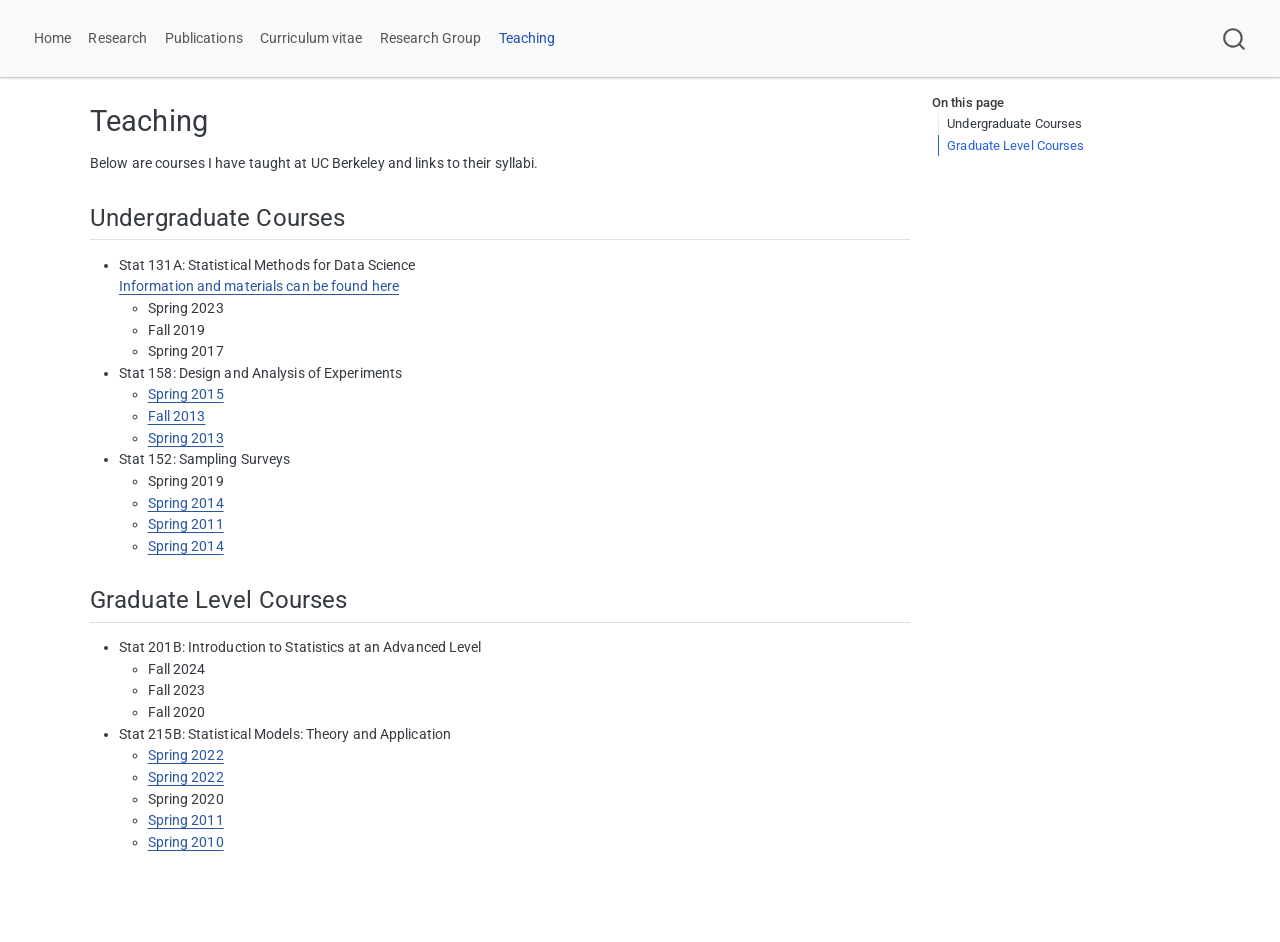
<file: teaching.html>
<!DOCTYPE html>
<html xmlns="http://www.w3.org/1999/xhtml" lang="en" xml:lang="en"><head>

<meta charset="utf-8">
<meta name="generator" content="quarto-1.10.18">

<meta name="viewport" content="width=device-width, initial-scale=1.0, user-scalable=yes">


<title>Teaching – Elizabeth Purdom</title>
<style>
/* Default styles provided by pandoc.
** See https://pandoc.org/MANUAL.html#variables-for-html for config info.
*/
span.smallcaps{font-variant: small-caps;}
div.columns{display: flex; gap: 1.5em;}
div.column{flex: auto;}
@media screen {
div.columns{gap: min(4vw, 1.5em);}
div.column{overflow-x: auto;}
}
div.hanging-indent{margin-left: 1.5em; text-indent: -1.5em;}
ul.task-list{list-style: none;}
ul.task-list li input[type="checkbox"] {
  width: 0.8em;
  margin: 0 0.8em 0.2em -1em; /* quarto-specific, see https://github.com/quarto-dev/quarto-cli/issues/4556 */ 
  vertical-align: middle;
}
</style>


<script src="site_libs/quarto-nav/quarto-nav.js"></script>
<script src="site_libs/quarto-nav/headroom.min.js"></script>
<script src="site_libs/clipboard/clipboard.min.js"></script>
<script src="site_libs/quarto-search/autocomplete.umd.js"></script>
<script src="site_libs/quarto-search/fuse.min.js"></script>
<script src="site_libs/quarto-search/quarto-search.js"></script>
<meta name="quarto:offset" content="./">
<script src="site_libs/quarto-html/quarto.js" type="module"></script>
<script src="site_libs/quarto-html/tabsets/tabsets.js" type="module"></script>
<script src="site_libs/quarto-html/popper.min.js"></script>
<script src="site_libs/quarto-html/tippy.umd.min.js"></script>
<script src="site_libs/quarto-html/anchor.min.js"></script>
<link href="site_libs/quarto-html/tippy.css" rel="stylesheet">
<link href="site_libs/quarto-html/quarto-syntax-highlighting-64a204ab8560d761af7679ceaba22944.css" rel="stylesheet" id="quarto-text-highlighting-styles">
<script src="site_libs/bootstrap/bootstrap.min.js"></script>
<link href="site_libs/bootstrap/bootstrap-icons.css" rel="stylesheet">
<link href="site_libs/bootstrap/bootstrap-aaf155e9cbe6bda6e74413789909d5fa.min.css" rel="stylesheet" append-hash="true" id="quarto-bootstrap" data-mode="light">
<script id="quarto-search-options" type="application/json">{
  "location": "navbar",
  "copy-button": false,
  "collapse-after": 3,
  "panel-placement": "end",
  "type": "overlay",
  "limit": 50,
  "keyboard-shortcut": [
    "f",
    "/",
    "s"
  ],
  "show-item-context": false,
  "language": {
    "search-no-results-text": "No results",
    "search-matching-documents-text": "matching documents",
    "search-copy-link-title": "Copy link to search",
    "search-hide-matches-text": "Hide additional matches",
    "search-more-match-text": "more match in this document",
    "search-more-matches-text": "more matches in this document",
    "search-clear-button-title": "Clear",
    "search-text-placeholder": "",
    "search-detached-cancel-button-title": "Cancel",
    "search-submit-button-title": "Submit",
    "search-label": "Search"
  }
}</script>
<script async="" src="https://siteimproveanalytics.com/js/siteanalyze_6294756.js"></script>


<link rel="stylesheet" href="styles.css">
</head>

<body class="nav-fixed quarto-light">

<div id="quarto-search-results"></div>
  <header id="quarto-header" class="headroom fixed-top">
    <nav class="navbar navbar-expand-lg " data-bs-theme="dark">
      <div class="navbar-container container-fluid">
            <div id="quarto-search" class="" title="Search"></div>
          <button class="navbar-toggler" type="button" data-bs-toggle="collapse" data-bs-target="#navbarCollapse" aria-controls="navbarCollapse" role="menu" aria-expanded="false" aria-label="Toggle navigation" onclick="if (window.quartoToggleHeadroom) { window.quartoToggleHeadroom(); }">
  <span class="navbar-toggler-icon"></span>
</button>
          <div class="collapse navbar-collapse" id="navbarCollapse">
            <ul class="navbar-nav navbar-nav-scroll me-auto">
  <li class="nav-item">
    <a class="nav-link" href="./index.html"> 
<span class="menu-text">Home</span></a>
  </li>  
  <li class="nav-item">
    <a class="nav-link" href="./research.html"> 
<span class="menu-text">Research</span></a>
  </li>  
  <li class="nav-item">
    <a class="nav-link" href="./bibfiles/autopublications.html"> 
<span class="menu-text">Publications</span></a>
  </li>  
  <li class="nav-item">
    <a class="nav-link" href="./biography.html"> 
<span class="menu-text">Curriculum vitae</span></a>
  </li>  
  <li class="nav-item">
    <a class="nav-link" href="./people.html"> 
<span class="menu-text">Research Group</span></a>
  </li>  
  <li class="nav-item">
    <a class="nav-link active" href="./teaching.html" aria-current="page"> 
<span class="menu-text">Teaching</span></a>
  </li>  
</ul>
          </div> <!-- /navcollapse -->
            <div class="quarto-navbar-tools">
</div>
      </div> <!-- /container-fluid -->
    </nav>
</header>
<!-- content -->
<div id="quarto-content" class="quarto-container page-columns page-rows-contents page-layout-full page-navbar">
<!-- sidebar -->
<!-- margin-sidebar -->
    <div id="quarto-margin-sidebar" class="sidebar margin-sidebar">
        <nav id="TOC" role="doc-toc" class="toc-active">
    <h2 id="toc-title">On this page</h2>
   
  <ul>
  <li><a href="#undergraduate-courses" id="toc-undergraduate-courses" class="nav-link active" data-scroll-target="#undergraduate-courses">Undergraduate Courses</a></li>
  <li><a href="#graduate-level-courses" id="toc-graduate-level-courses" class="nav-link" data-scroll-target="#graduate-level-courses">Graduate Level Courses</a></li>
  </ul>
</nav>
    </div>
<!-- main -->
<main class="content column-page-left" id="quarto-document-content">

<header id="title-block-header" class="quarto-title-block default">
<div class="quarto-title">
<h1 class="title">Teaching</h1>
</div>



<div class="quarto-title-meta column-page-left">

    
  
    
  </div>
  


</header>


<p>Below are courses I have taught at UC Berkeley and links to their syllabi.</p>
<section id="undergraduate-courses" class="level2">
<h2 class="anchored" data-anchor-id="undergraduate-courses">Undergraduate Courses</h2>
<ul>
<li>Stat 131A: Statistical Methods for Data Science<br>
<a href="https://epurdom.github.io/Stat131A/">Information and materials can be found here</a>
<ul>
<li>Spring 2023</li>
<li>Fall 2019</li>
<li>Spring 2017</li>
</ul></li>
<li>Stat 158: Design and Analysis of Experiments
<ul>
<li><a href="Syllabi/Stat158/Syllabus2015Spring.pdf">Spring 2015</a></li>
<li><a href="Syllabi/Stat158/Syllabus2013Fall.pdf">Fall 2013</a></li>
<li><a href="Syllabi/Stat158/Syllabus2013Spring.pdf">Spring 2013</a></li>
</ul></li>
<li>Stat 152: Sampling Surveys
<ul>
<li>Spring 2019</li>
<li><a href="Syllabi/Stat152/Syllabus2014Spring.pdf">Spring 2014</a></li>
<li><a href="Syllabi/Stat152/spring2011Syllabus.pdf">Spring 2011</a></li>
<li><a href="Syllabi/Stat151A/Syllabus2014Spring.pdf">Spring 2014</a></li>
</ul></li>
</ul>
</section>
<section id="graduate-level-courses" class="level2">
<h2 class="anchored" data-anchor-id="graduate-level-courses">Graduate Level Courses</h2>
<ul>
<li>Stat 201B: Introduction to Statistics at an Advanced Level
<ul>
<li>Fall 2024</li>
<li>Fall 2023</li>
<li>Fall 2020</li>
</ul></li>
<li>Stat 215B: Statistical Models: Theory and Application
<ul>
<li><a href="https://bcourses.berkeley.edu/courses/1512498/assignments/syllabus">Spring 2022</a></li>
<li><a href="https://bcourses.berkeley.edu/courses/1502854/assignments/syllabus">Spring 2022</a></li>
<li>Spring 2020</li>
<li><a href="Syllabi/Stat215B/Spring2011.pdf">Spring 2011</a></li>
<li><a href="Syllabi/Stat215B/Spring2010.pdf">Spring 2010</a></li>
</ul></li>
</ul>


</section>

</main> <!-- /main -->
<script id="quarto-html-after-body" type="application/javascript">
  window.document.addEventListener("DOMContentLoaded", function (event) {
    const icon = "";
    const anchorJS = new window.AnchorJS();
    anchorJS.options = {
      placement: 'right',
      icon: icon
    };
    anchorJS.add('.anchored');
    const isCodeAnnotation = (el) => {
      for (const clz of el.classList) {
        if (clz.startsWith('code-annotation-')) {                     
          return true;
        }
      }
      return false;
    }
    const onCopySuccess = function(e) {
      // button target
      const button = e.trigger;
      // don't keep focus
      button.blur();
      // flash "checked"
      button.classList.add('code-copy-button-checked');
      var currentTitle = button.getAttribute("title");
      button.setAttribute("title", "Copied!");
      let tooltip;
      if (window.bootstrap) {
        button.setAttribute("data-bs-toggle", "tooltip");
        button.setAttribute("data-bs-placement", "left");
        button.setAttribute("data-bs-title", "Copied!");
        tooltip = new bootstrap.Tooltip(button, 
          { trigger: "manual", 
            customClass: "code-copy-button-tooltip",
            offset: [0, -8]});
        tooltip.show();    
      }
      setTimeout(function() {
        if (tooltip) {
          tooltip.hide();
          button.removeAttribute("data-bs-title");
          button.removeAttribute("data-bs-toggle");
          button.removeAttribute("data-bs-placement");
        }
        button.setAttribute("title", currentTitle);
        button.classList.remove('code-copy-button-checked');
      }, 1000);
      // clear code selection
      e.clearSelection();
    }
    const getTextToCopy = function(trigger) {
      const outerScaffold = trigger.parentElement.cloneNode(true);
      const codeEl = outerScaffold.querySelector('code');
      for (const childEl of codeEl.children) {
        if (isCodeAnnotation(childEl)) {
          childEl.remove();
        }
      }
      return codeEl.innerText;
    }
    const clipboard = new window.ClipboardJS('.code-copy-button:not([data-in-quarto-modal])', {
      text: getTextToCopy
    });
    clipboard.on('success', onCopySuccess);
    if (window.document.getElementById('quarto-embedded-source-code-modal')) {
      const clipboardModal = new window.ClipboardJS('.code-copy-button[data-in-quarto-modal]', {
        text: getTextToCopy,
        container: window.document.getElementById('quarto-embedded-source-code-modal')
      });
      clipboardModal.on('success', onCopySuccess);
    }
      var localhostRegex = new RegExp(/^(?:http|https):\/\/localhost\:?[0-9]*\//);
      var mailtoRegex = new RegExp(/^mailto:/);
        var filterRegex = new RegExp("https:\/\/purdom\.stat\.berkeley\.edu");
      var isInternal = (href) => {
          return filterRegex.test(href) || localhostRegex.test(href) || mailtoRegex.test(href);
      }
      // Inspect non-navigation links and adorn them if external
     var links = window.document.querySelectorAll('a[href]:not(.nav-link):not(.navbar-brand):not(.toc-action):not(.sidebar-link):not(.sidebar-item-toggle):not(.pagination-link):not(.no-external):not([aria-hidden]):not(.dropdown-item):not(.quarto-navigation-tool):not(.about-link)');
      for (var i=0; i<links.length; i++) {
        const link = links[i];
        if (!isInternal(link.href)) {
          // undo the damage that might have been done by quarto-nav.js in the case of
          // links that we want to consider external
          if (link.dataset.originalHref !== undefined) {
            link.href = link.dataset.originalHref;
          }
        }
      }
    function tippyHover(el, contentFn, onTriggerFn, onUntriggerFn) {
      const config = {
        allowHTML: true,
        maxWidth: 500,
        delay: 100,
        arrow: false,
        appendTo: function(el) {
            return el.parentElement;
        },
        interactive: true,
        interactiveBorder: 10,
        theme: 'quarto',
        placement: 'bottom-start',
      };
      if (contentFn) {
        config.content = contentFn;
      }
      if (onTriggerFn) {
        config.onTrigger = onTriggerFn;
      }
      if (onUntriggerFn) {
        config.onUntrigger = onUntriggerFn;
      }
      window.tippy(el, config); 
    }
    const noterefs = window.document.querySelectorAll('a[role="doc-noteref"]');
    for (var i=0; i<noterefs.length; i++) {
      const ref = noterefs[i];
      tippyHover(ref, function() {
        // use id or data attribute instead here
        let href = ref.getAttribute('data-footnote-href') || ref.getAttribute('href');
        try { href = new URL(href).hash; } catch {}
        const id = href.replace(/^#\/?/, "");
        const note = window.document.getElementById(id);
        if (note) {
          return note.innerHTML;
        } else {
          return "";
        }
      });
    }
    const xrefs = window.document.querySelectorAll('a.quarto-xref');
    const processXRef = (id, note) => {
      // Strip column container classes
      const stripColumnClz = (el) => {
        el.classList.remove("page-full", "page-columns");
        if (el.children) {
          for (const child of el.children) {
            stripColumnClz(child);
          }
        }
      }
      stripColumnClz(note)
      if (id === null || id.startsWith('sec-')) {
        // Special case sections, only their first couple elements
        const container = document.createElement("div");
        if (note.children && note.children.length > 2) {
          container.appendChild(note.children[0].cloneNode(true));
          for (let i = 1; i < note.children.length; i++) {
            const child = note.children[i];
            if (child.tagName === "P" && child.innerText === "") {
              continue;
            } else {
              container.appendChild(child.cloneNode(true));
              break;
            }
          }
          if (window.Quarto?.typesetMath) {
            window.Quarto.typesetMath(container);
          }
          return container.innerHTML
        } else {
          if (window.Quarto?.typesetMath) {
            window.Quarto.typesetMath(note);
          }
          return note.innerHTML;
        }
      } else {
        // Remove any anchor links if they are present
        const anchorLink = note.querySelector('a.anchorjs-link');
        if (anchorLink) {
          anchorLink.remove();
        }
        if (window.Quarto?.typesetMath) {
          window.Quarto.typesetMath(note);
        }
        if (note.classList.contains("callout")) {
          return note.outerHTML;
        } else {
          return note.innerHTML;
        }
      }
    }
    for (var i=0; i<xrefs.length; i++) {
      const xref = xrefs[i];
      tippyHover(xref, undefined, function(instance) {
        instance.disable();
        let url = xref.getAttribute('href');
        let hash = undefined; 
        if (url.startsWith('#')) {
          hash = url;
        } else {
          try { hash = new URL(url).hash; } catch {}
        }
        if (hash) {
          const id = hash.replace(/^#\/?/, "");
          const note = window.document.getElementById(id);
          if (note !== null) {
            try {
              const html = processXRef(id, note.cloneNode(true));
              instance.setContent(html);
            } finally {
              instance.enable();
              instance.show();
            }
          } else {
            // See if we can fetch this
            fetch(url.split('#')[0])
            .then(res => res.text())
            .then(html => {
              const parser = new DOMParser();
              const htmlDoc = parser.parseFromString(html, "text/html");
              const note = htmlDoc.getElementById(id);
              if (note !== null) {
                const html = processXRef(id, note);
                instance.setContent(html);
              } 
            }).finally(() => {
              instance.enable();
              instance.show();
            });
          }
        } else {
          // See if we can fetch a full url (with no hash to target)
          // This is a special case and we should probably do some content thinning / targeting
          fetch(url)
          .then(res => res.text())
          .then(html => {
            const parser = new DOMParser();
            const htmlDoc = parser.parseFromString(html, "text/html");
            const note = htmlDoc.querySelector('main.content');
            if (note !== null) {
              // This should only happen for chapter cross references
              // (since there is no id in the URL)
              // remove the first header
              if (note.children.length > 0 && note.children[0].tagName === "HEADER") {
                note.children[0].remove();
              }
              const html = processXRef(null, note);
              instance.setContent(html);
            } 
          }).finally(() => {
            instance.enable();
            instance.show();
          });
        }
      }, function(instance) {
      });
    }
        let selectedAnnoteEl;
        const selectorForAnnotation = ( cell, annotation) => {
          let cellAttr = 'data-code-cell="' + cell + '"';
          let lineAttr = 'data-code-annotation="' +  annotation + '"';
          const selector = 'span[' + cellAttr + '][' + lineAttr + ']';
          return selector;
        }
        const selectCodeLines = (annoteEl) => {
          const doc = window.document;
          const targetCell = annoteEl.getAttribute("data-target-cell");
          const targetAnnotation = annoteEl.getAttribute("data-target-annotation");
          const annoteSpan = window.document.querySelector(selectorForAnnotation(targetCell, targetAnnotation));
          const lines = annoteSpan.getAttribute("data-code-lines").split(",");
          const lineIds = lines.map((line) => {
            return targetCell + "-" + line;
          })
          let top = null;
          let height = null;
          let parent = null;
          if (lineIds.length > 0) {
              //compute the position of the single el (top and bottom and make a div)
              const el = window.document.getElementById(lineIds[0]);
              top = el.offsetTop;
              height = el.offsetHeight;
              parent = el.parentElement.parentElement;
            if (lineIds.length > 1) {
              const lastEl = window.document.getElementById(lineIds[lineIds.length - 1]);
              const bottom = lastEl.offsetTop + lastEl.offsetHeight;
              height = bottom - top;
            }
            if (top !== null && height !== null && parent !== null) {
              // cook up a div (if necessary) and position it 
              let div = window.document.getElementById("code-annotation-line-highlight");
              if (div === null) {
                div = window.document.createElement("div");
                div.setAttribute("id", "code-annotation-line-highlight");
                div.style.position = 'absolute';
                parent.appendChild(div);
              }
              div.style.top = top - 2 + "px";
              div.style.height = height + 4 + "px";
              div.style.left = 0;
              let gutterDiv = window.document.getElementById("code-annotation-line-highlight-gutter");
              if (gutterDiv === null) {
                gutterDiv = window.document.createElement("div");
                gutterDiv.setAttribute("id", "code-annotation-line-highlight-gutter");
                gutterDiv.style.position = 'absolute';
                const codeCell = window.document.getElementById(targetCell);
                const gutter = codeCell.querySelector('.code-annotation-gutter');
                gutter.appendChild(gutterDiv);
              }
              gutterDiv.style.top = top - 2 + "px";
              gutterDiv.style.height = height + 4 + "px";
            }
            selectedAnnoteEl = annoteEl;
          }
        };
        const unselectCodeLines = () => {
          const elementsIds = ["code-annotation-line-highlight", "code-annotation-line-highlight-gutter"];
          elementsIds.forEach((elId) => {
            const div = window.document.getElementById(elId);
            if (div) {
              div.remove();
            }
          });
          selectedAnnoteEl = undefined;
        };
          // Handle positioning of the toggle
      window.addEventListener(
        "resize",
        throttle(() => {
          elRect = undefined;
          if (selectedAnnoteEl) {
            selectCodeLines(selectedAnnoteEl);
          }
        }, 10)
      );
      function throttle(fn, ms) {
      let throttle = false;
      let timer;
        return (...args) => {
          if(!throttle) { // first call gets through
              fn.apply(this, args);
              throttle = true;
          } else { // all the others get throttled
              if(timer) clearTimeout(timer); // cancel #2
              timer = setTimeout(() => {
                fn.apply(this, args);
                timer = throttle = false;
              }, ms);
          }
        };
      }
        // Attach click handler to the DT
        const annoteDls = window.document.querySelectorAll('dt[data-target-cell]');
        for (const annoteDlNode of annoteDls) {
          annoteDlNode.addEventListener('click', (event) => {
            const clickedEl = event.target;
            if (clickedEl !== selectedAnnoteEl) {
              unselectCodeLines();
              const activeEl = window.document.querySelector('dt[data-target-cell].code-annotation-active');
              if (activeEl) {
                activeEl.classList.remove('code-annotation-active');
              }
              selectCodeLines(clickedEl);
              clickedEl.classList.add('code-annotation-active');
            } else {
              // Unselect the line
              unselectCodeLines();
              clickedEl.classList.remove('code-annotation-active');
            }
          });
        }
    const findCites = (el) => {
      const parentEl = el.parentElement;
      if (parentEl) {
        const cites = parentEl.dataset.cites;
        if (cites) {
          return {
            el,
            cites: cites.split(' ')
          };
        } else {
          return findCites(el.parentElement)
        }
      } else {
        return undefined;
      }
    };
    var bibliorefs = window.document.querySelectorAll('a[role="doc-biblioref"]');
    for (var i=0; i<bibliorefs.length; i++) {
      const ref = bibliorefs[i];
      const citeInfo = findCites(ref);
      if (citeInfo) {
        tippyHover(citeInfo.el, function() {
          var popup = window.document.createElement('div');
          citeInfo.cites.forEach(function(cite) {
            var citeDiv = window.document.createElement('div');
            citeDiv.classList.add('hanging-indent');
            citeDiv.classList.add('csl-entry');
            var biblioDiv = window.document.getElementById('ref-' + cite);
            if (biblioDiv) {
              citeDiv.innerHTML = biblioDiv.innerHTML;
            }
            popup.appendChild(citeDiv);
          });
          return popup.innerHTML;
        });
      }
    }
  });
  </script>
</div> <!-- /content -->




</body></html>
</file>
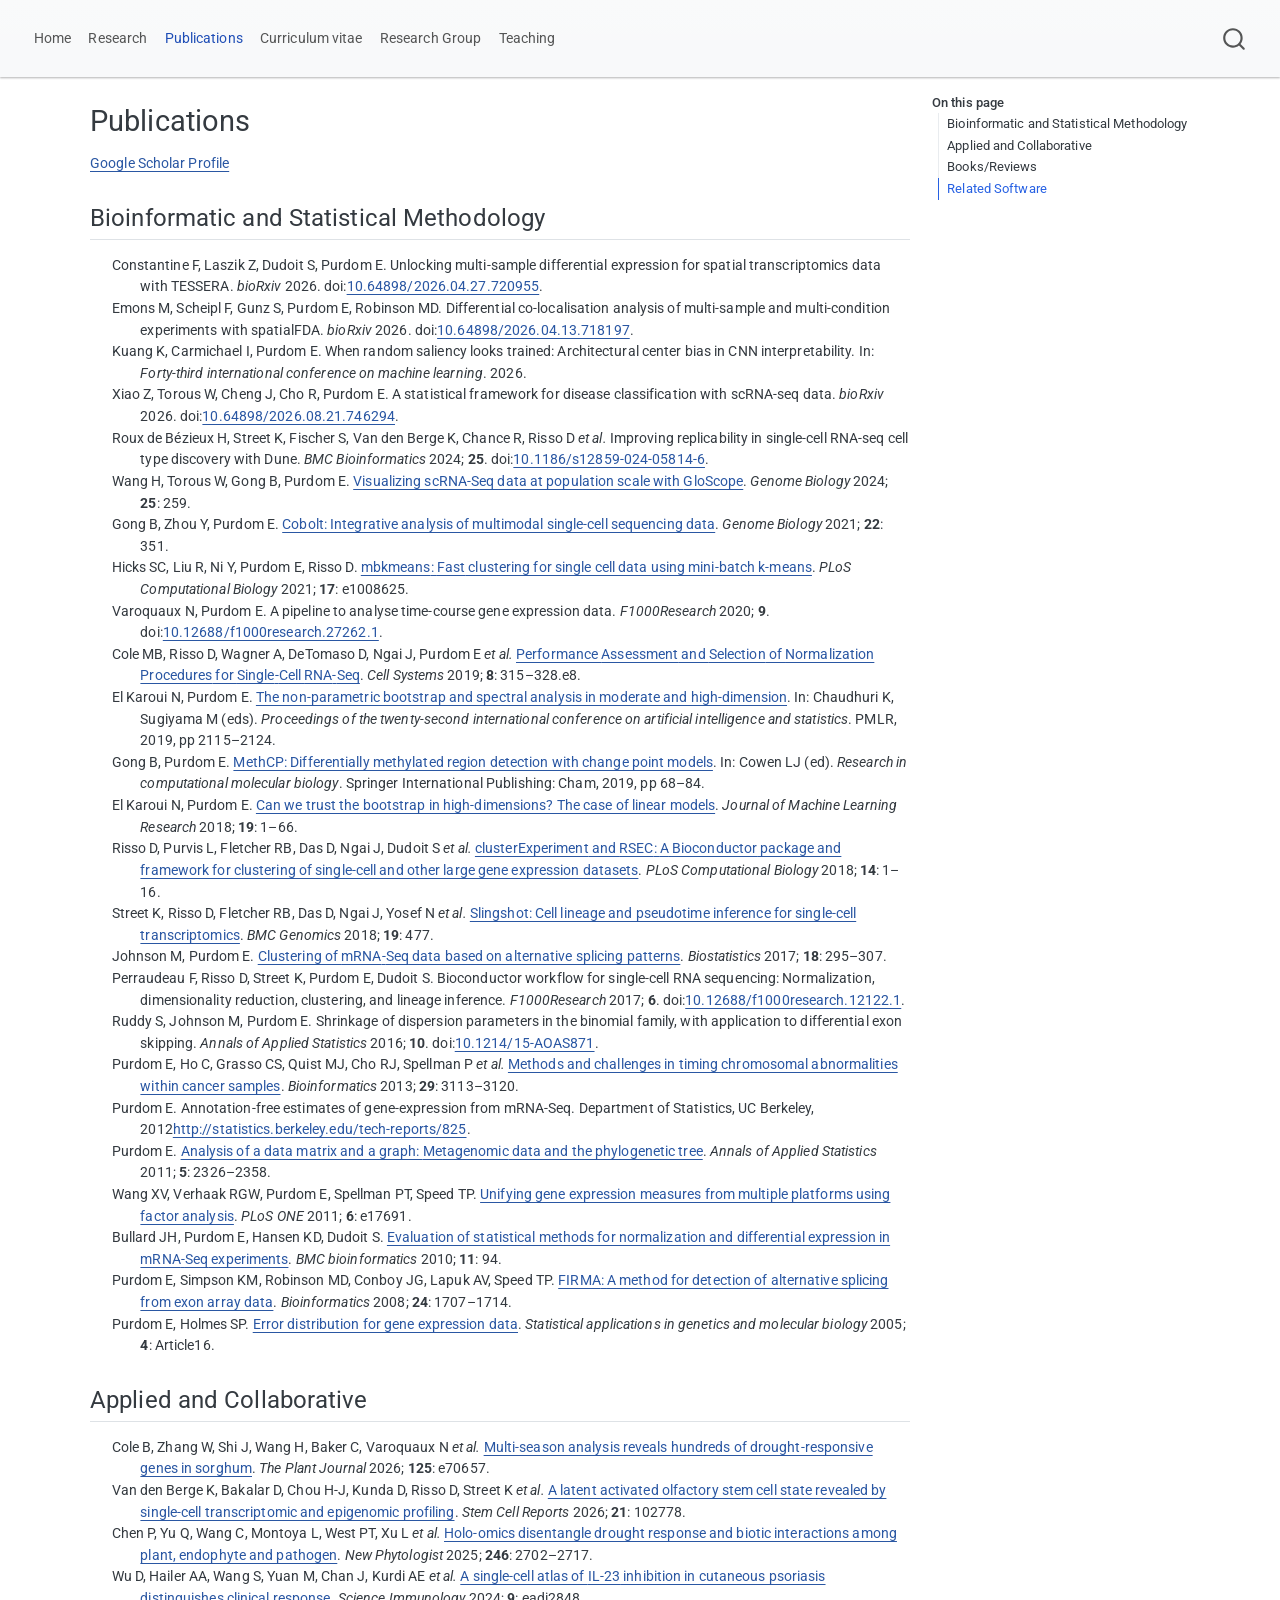
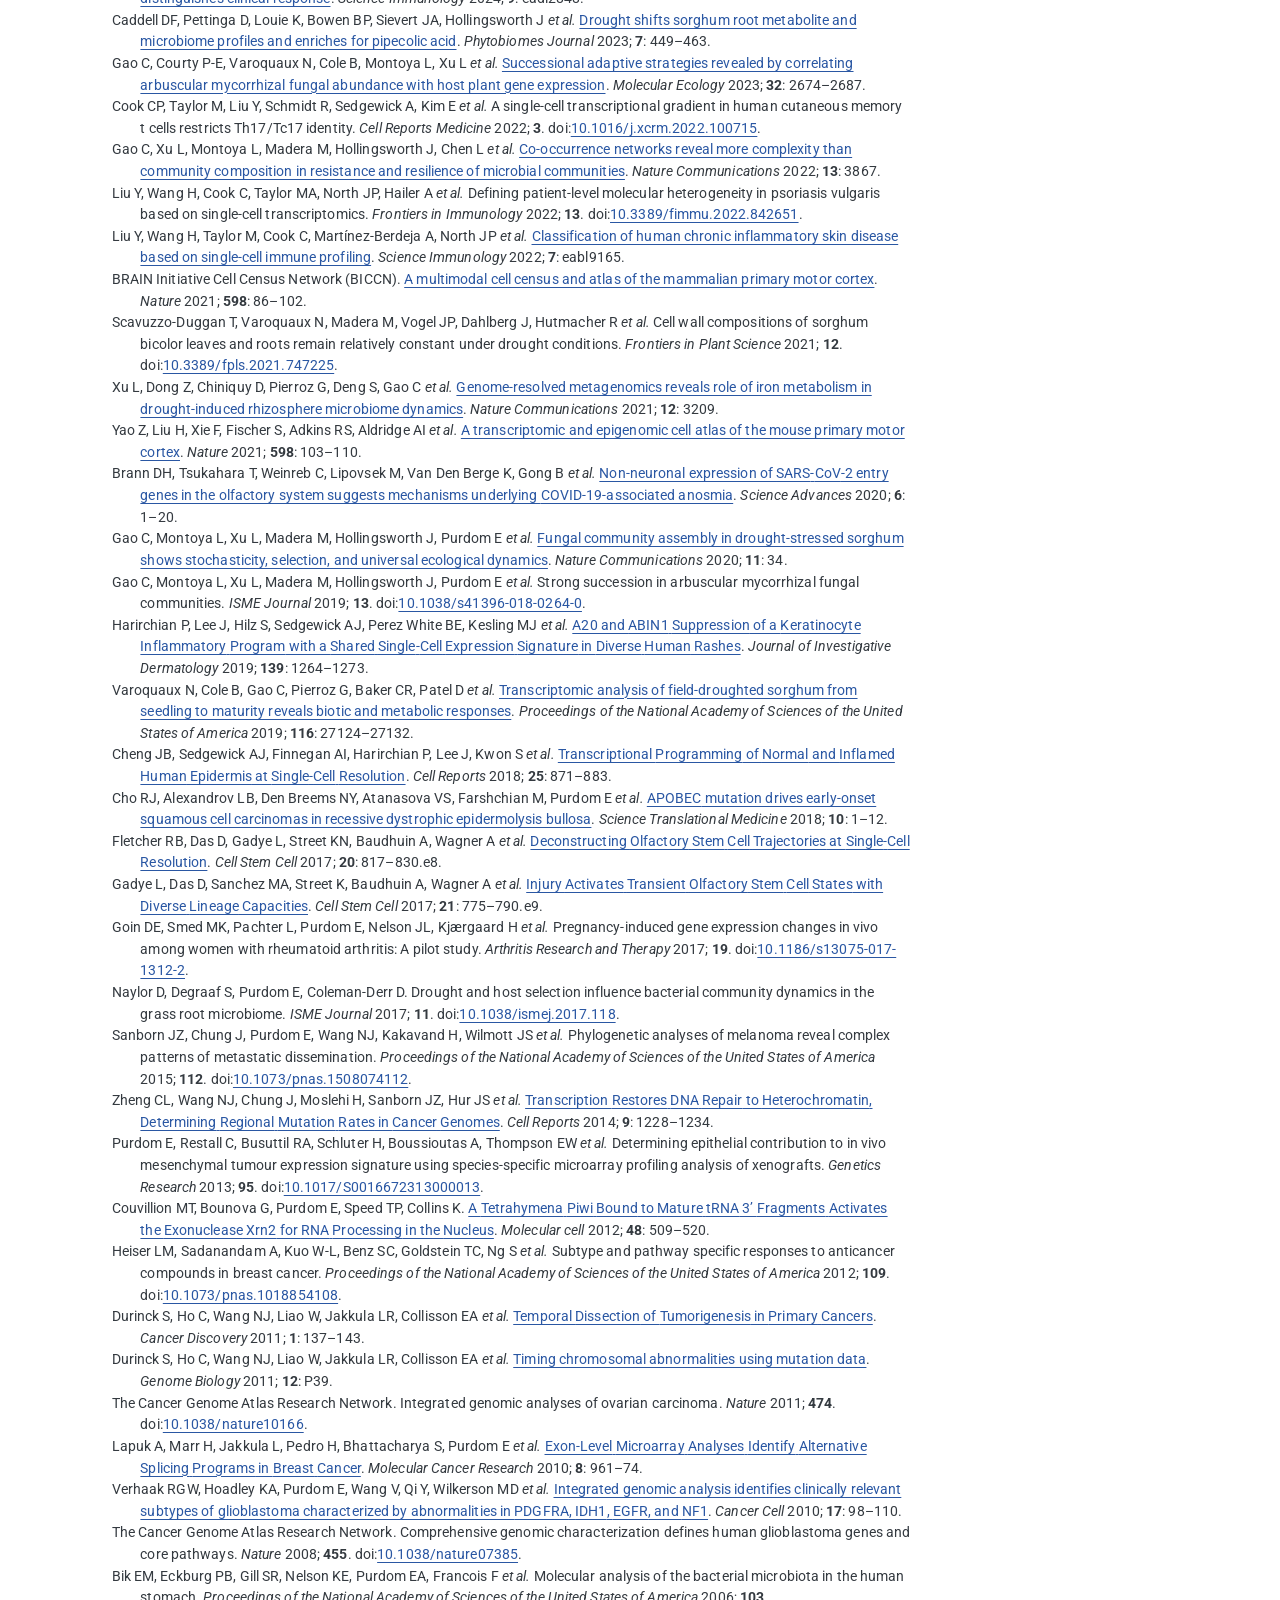
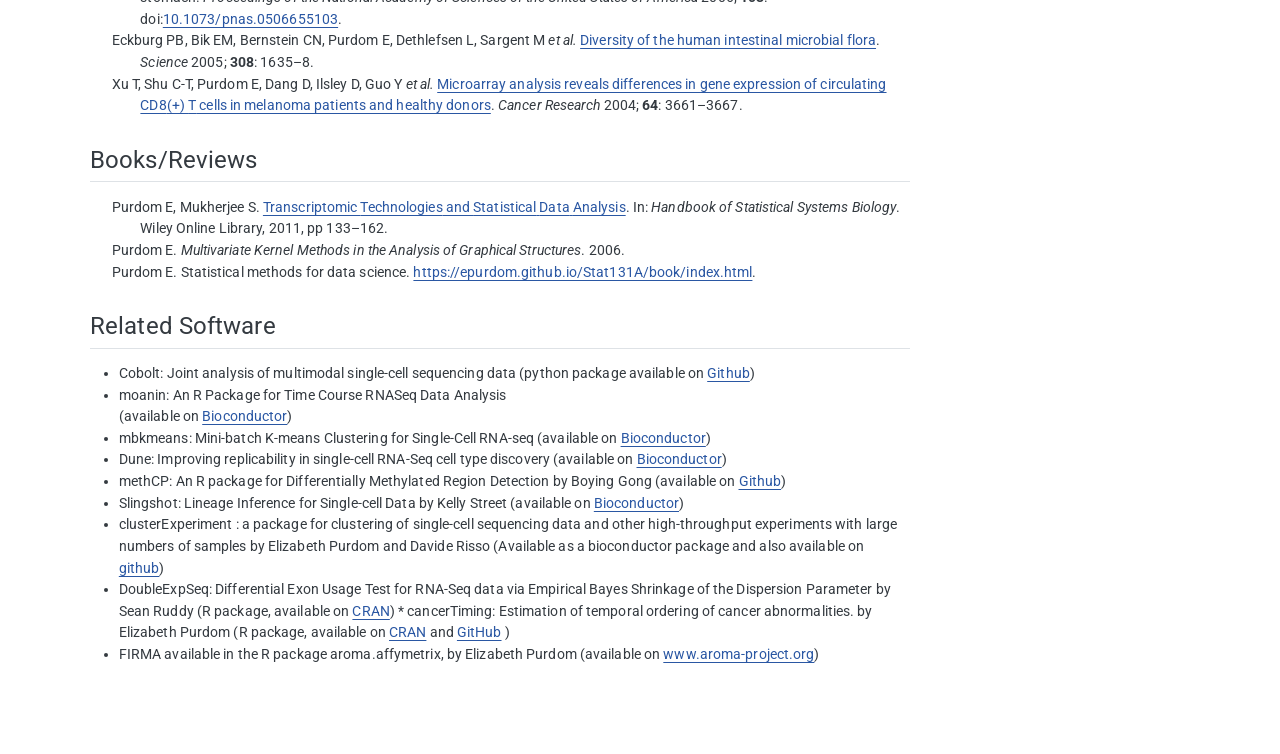
<file: bibfiles/autopublications.html>
<!DOCTYPE html>
<html xmlns="http://www.w3.org/1999/xhtml" lang="en" xml:lang="en"><head>

<meta charset="utf-8">
<meta name="generator" content="quarto-1.10.18">

<meta name="viewport" content="width=device-width, initial-scale=1.0, user-scalable=yes">


<title>Publications – Elizabeth Purdom</title>
<style>
/* Default styles provided by pandoc.
** See https://pandoc.org/MANUAL.html#variables-for-html for config info.
*/
span.smallcaps{font-variant: small-caps;}
div.columns{display: flex; gap: 1.5em;}
div.column{flex: auto;}
@media screen {
div.columns{gap: min(4vw, 1.5em);}
div.column{overflow-x: auto;}
}
div.hanging-indent{margin-left: 1.5em; text-indent: -1.5em;}
ul.task-list{list-style: none;}
ul.task-list li input[type="checkbox"] {
  width: 0.8em;
  margin: 0 0.8em 0.2em -1em; /* quarto-specific, see https://github.com/quarto-dev/quarto-cli/issues/4556 */ 
  vertical-align: middle;
}
/* CSS for citations */
div.csl-bib-body { }
div.csl-entry {
  clear: both;
  margin-bottom: 0em;
}
.hanging-indent div.csl-entry {
  margin-left:2em;
  text-indent:-2em;
}
div.csl-left-margin {
  min-width:2em;
  float:left;
}
div.csl-right-inline {
  margin-left:2em;
  padding-left:1em;
}
div.csl-indent {
  margin-left: 2em;
}</style>


<script src="../site_libs/quarto-nav/quarto-nav.js"></script>
<script src="../site_libs/quarto-nav/headroom.min.js"></script>
<script src="../site_libs/clipboard/clipboard.min.js"></script>
<script src="../site_libs/quarto-search/autocomplete.umd.js"></script>
<script src="../site_libs/quarto-search/fuse.min.js"></script>
<script src="../site_libs/quarto-search/quarto-search.js"></script>
<meta name="quarto:offset" content="../">
<script src="../site_libs/quarto-html/quarto.js" type="module"></script>
<script src="../site_libs/quarto-html/tabsets/tabsets.js" type="module"></script>
<script src="../site_libs/quarto-html/popper.min.js"></script>
<script src="../site_libs/quarto-html/tippy.umd.min.js"></script>
<script src="../site_libs/quarto-html/anchor.min.js"></script>
<link href="../site_libs/quarto-html/tippy.css" rel="stylesheet">
<link href="../site_libs/quarto-html/quarto-syntax-highlighting-64a204ab8560d761af7679ceaba22944.css" rel="stylesheet" id="quarto-text-highlighting-styles">
<script src="../site_libs/bootstrap/bootstrap.min.js"></script>
<link href="../site_libs/bootstrap/bootstrap-icons.css" rel="stylesheet">
<link href="../site_libs/bootstrap/bootstrap-aaf155e9cbe6bda6e74413789909d5fa.min.css" rel="stylesheet" append-hash="true" id="quarto-bootstrap" data-mode="light">
<script id="quarto-search-options" type="application/json">{
  "location": "navbar",
  "copy-button": false,
  "collapse-after": 3,
  "panel-placement": "end",
  "type": "overlay",
  "limit": 50,
  "keyboard-shortcut": [
    "f",
    "/",
    "s"
  ],
  "show-item-context": false,
  "language": {
    "search-no-results-text": "No results",
    "search-matching-documents-text": "matching documents",
    "search-copy-link-title": "Copy link to search",
    "search-hide-matches-text": "Hide additional matches",
    "search-more-match-text": "more match in this document",
    "search-more-matches-text": "more matches in this document",
    "search-clear-button-title": "Clear",
    "search-text-placeholder": "",
    "search-detached-cancel-button-title": "Cancel",
    "search-submit-button-title": "Submit",
    "search-label": "Search"
  }
}</script>
<script async="" src="https://siteimproveanalytics.com/js/siteanalyze_6294756.js"></script>


<link rel="stylesheet" href="../styles.css">
</head>

<body class="nav-fixed quarto-light">

<div id="quarto-search-results"></div>
  <header id="quarto-header" class="headroom fixed-top">
    <nav class="navbar navbar-expand-lg " data-bs-theme="dark">
      <div class="navbar-container container-fluid">
            <div id="quarto-search" class="" title="Search"></div>
          <button class="navbar-toggler" type="button" data-bs-toggle="collapse" data-bs-target="#navbarCollapse" aria-controls="navbarCollapse" role="menu" aria-expanded="false" aria-label="Toggle navigation" onclick="if (window.quartoToggleHeadroom) { window.quartoToggleHeadroom(); }">
  <span class="navbar-toggler-icon"></span>
</button>
          <div class="collapse navbar-collapse" id="navbarCollapse">
            <ul class="navbar-nav navbar-nav-scroll me-auto">
  <li class="nav-item">
    <a class="nav-link" href="../index.html"> 
<span class="menu-text">Home</span></a>
  </li>  
  <li class="nav-item">
    <a class="nav-link" href="../research.html"> 
<span class="menu-text">Research</span></a>
  </li>  
  <li class="nav-item">
    <a class="nav-link active" href="../bibfiles/autopublications.html" aria-current="page"> 
<span class="menu-text">Publications</span></a>
  </li>  
  <li class="nav-item">
    <a class="nav-link" href="../biography.html"> 
<span class="menu-text">Curriculum vitae</span></a>
  </li>  
  <li class="nav-item">
    <a class="nav-link" href="../people.html"> 
<span class="menu-text">Research Group</span></a>
  </li>  
  <li class="nav-item">
    <a class="nav-link" href="../teaching.html"> 
<span class="menu-text">Teaching</span></a>
  </li>  
</ul>
          </div> <!-- /navcollapse -->
            <div class="quarto-navbar-tools">
</div>
      </div> <!-- /container-fluid -->
    </nav>
</header>
<!-- content -->
<div id="quarto-content" class="quarto-container page-columns page-rows-contents page-layout-full page-navbar">
<!-- sidebar -->
<!-- margin-sidebar -->
    <div id="quarto-margin-sidebar" class="sidebar margin-sidebar">
        <nav id="TOC" role="doc-toc" class="toc-active">
    <h2 id="toc-title">On this page</h2>
   
  <ul>
  <li><a href="#bioinformatic-and-statistical-methodology" id="toc-bioinformatic-and-statistical-methodology" class="nav-link active" data-scroll-target="#bioinformatic-and-statistical-methodology">Bioinformatic and Statistical Methodology</a></li>
  <li><a href="#applied-and-collaborative" id="toc-applied-and-collaborative" class="nav-link" data-scroll-target="#applied-and-collaborative">Applied and Collaborative</a></li>
  <li><a href="#booksreviews" id="toc-booksreviews" class="nav-link" data-scroll-target="#booksreviews">Books/Reviews</a></li>
  <li><a href="#related-software" id="toc-related-software" class="nav-link" data-scroll-target="#related-software">Related Software</a></li>
  </ul>
</nav>
    </div>
<!-- main -->
<main class="content column-page-left" id="quarto-document-content">

<header id="title-block-header" class="quarto-title-block default">
<div class="quarto-title">
<h1 class="title">Publications</h1>
</div>



<div class="quarto-title-meta column-page-left">

    
  
    
  </div>
  


</header>


<p><a href="https://scholar.google.com/citations?hl=en&amp;user=WGgu4SAAAAAJ&amp;view_op=list_works&amp;nbsp">Google Scholar Profile</a></p>
<section id="bioinformatic-and-statistical-methodology" class="level2">
<h2 class="anchored" data-anchor-id="bioinformatic-and-statistical-methodology">Bioinformatic and Statistical Methodology</h2>
<div id="refs-method" class="references csl-bib-body hanging-indent" data-entry-spacing="0" data-line-spacing="2" role="list">
<div id="ref-Constantine2026.04.27.720955" class="csl-entry" role="listitem">
Constantine F, Laszik Z, Dudoit S, Purdom E. Unlocking multi-sample differential expression for spatial transcriptomics data with TESSERA. <em>bioRxiv</em> 2026. doi:<a href="https://doi.org/10.64898/2026.04.27.720955">10.64898/2026.04.27.720955</a>.
</div>
<div id="ref-Emons2026.04.13.718197" class="csl-entry" role="listitem">
Emons M, Scheipl F, Gunz S, Purdom E, Robinson MD. Differential co-localisation analysis of multi-sample and multi-condition experiments with spatialFDA. <em>bioRxiv</em> 2026. doi:<a href="https://doi.org/10.64898/2026.04.13.718197">10.64898/2026.04.13.718197</a>.
</div>
<div id="ref-kuang2026" class="csl-entry" role="listitem">
Kuang K, Carmichael I, Purdom E. When random saliency looks trained: Architectural center bias in <span>CNN</span> interpretability. In: <em>Forty-third international conference on machine learning</em>. 2026.
</div>
<div id="ref-Xiao2026.08.21.746294" class="csl-entry" role="listitem">
Xiao Z, Torous W, Cheng J, Cho R, Purdom E. A statistical framework for disease classification with scRNA-seq data. <em>bioRxiv</em> 2026. doi:<a href="https://doi.org/10.64898/2026.08.21.746294">10.64898/2026.08.21.746294</a>.
</div>
<div id="ref-Roux-de-Bezieux:2024sy" class="csl-entry" role="listitem">
Roux de Bézieux H, Street K, Fischer S, Van den Berge K, Chance R, Risso D <em>et al.</em> Improving replicability in single-cell RNA-seq cell type discovery with <span>D</span>une. <em>BMC Bioinformatics</em> 2024; <strong>25</strong>. doi:<a href="https://doi.org/10.1186/s12859-024-05814-6">10.1186/s12859-024-05814-6</a>.
</div>
<div id="ref-Wang:2023rx" class="csl-entry" role="listitem">
Wang H, Torous W, Gong B, Purdom E. <a href="https://doi.org/10.1186/s13059-024-03398-1">Visualizing sc<span>RNA-S</span>eq data at population scale with <span>GloScope</span></a>. <em>Genome Biology</em> 2024; <strong>25</strong>: 259.
</div>
<div id="ref-Gong:2021mo" class="csl-entry" role="listitem">
Gong B, Zhou Y, Purdom E. <a href="https://doi.org/10.1186/s13059-021-02556-z">Cobolt: Integrative analysis of multimodal single-cell sequencing data</a>. <em>Genome Biology</em> 2021; <strong>22</strong>: 351.
</div>
<div id="ref-Hicks2021" class="csl-entry" role="listitem">
Hicks SC, Liu R, Ni Y, Purdom E, Risso D. <a href="https://doi.org/10.1101/2020.05.27.119438"><span class="nocase">mbkmeans</span>: <span>Fast</span> clustering for single cell data using mini-batch k-means</a>. <em>PLoS Computational Biology</em> 2021; <strong>17</strong>: e1008625.
</div>
<div id="ref-varoquaux2020" class="csl-entry" role="listitem">
Varoquaux N, Purdom E. A pipeline to analyse time-course gene expression data. <em>F1000Research</em> 2020; <strong>9</strong>. doi:<a href="https://doi.org/10.12688/f1000research.27262.1">10.12688/f1000research.27262.1</a>.
</div>
<div id="ref-Cole2019" class="csl-entry" role="listitem">
Cole MB, Risso D, Wagner A, DeTomaso D, Ngai J, Purdom E <em>et al.</em> <a href="https://doi.org/10.1016/J.CELS.2019.03.010">Performance <span>Assessment</span> and <span>Selection</span> of <span>Normalization</span> <span>Procedures</span> for <span>Single</span>-<span>Cell</span> <span>RNA</span>-<span>Seq</span></a>. <em>Cell Systems</em> 2019; <strong>8</strong>: 315–328.e8.
</div>
<div id="ref-ElKaroui2019" class="csl-entry" role="listitem">
El Karoui N, Purdom E. <a href="https://proceedings.mlr.press/v89/karoui19a.html">The non-parametric bootstrap and spectral analysis in moderate and high-dimension</a>. In: Chaudhuri K, Sugiyama M (eds). <em>Proceedings of the twenty-second international conference on artificial intelligence and statistics</em>. PMLR, 2019, pp 2115–2124.
</div>
<div id="ref-Gong2019" class="csl-entry" role="listitem">
Gong B, Purdom E. <a href="https://doi.org/10.1007/978-3-030-17083-7_5"><span>MethCP</span>: Differentially methylated region detection with change point models</a>. In: Cowen LJ (ed). <em>Research in computational molecular biology</em>. Springer International Publishing: Cham, 2019, pp 68–84.
</div>
<div id="ref-ElKaroui2018" class="csl-entry" role="listitem">
El Karoui N, Purdom E. <a href="http://jmlr.org/papers/v19/17-006.html">Can we trust the bootstrap in high-dimensions? The case of linear models</a>. <em>Journal of Machine Learning Research</em> 2018; <strong>19</strong>: 1–66.
</div>
<div id="ref-Risso2018" class="csl-entry" role="listitem">
Risso D, Purvis L, Fletcher RB, Das D, Ngai J, Dudoit S <em>et al.</em> <a href="https://doi.org/10.1371/journal.pcbi.1006378"><span class="nocase">clusterExperiment</span> and <span>RSEC</span>: <span>A</span> <span>Bioconductor</span> package and framework for clustering of single-cell and other large gene expression datasets</a>. <em>PLoS Computational Biology</em> 2018; <strong>14</strong>: 1–16.
</div>
<div id="ref-Street2018" class="csl-entry" role="listitem">
Street K, Risso D, Fletcher RB, Das D, Ngai J, Yosef N <em>et al.</em> <a href="https://doi.org/10.1186/s12864-018-4772-0">Slingshot: Cell lineage and pseudotime inference for single-cell transcriptomics</a>. <em>BMC Genomics</em> 2018; <strong>19</strong>: 477.
</div>
<div id="ref-johnson_clustering_2017" class="csl-entry" role="listitem">
Johnson M, Purdom E. <a href="https://doi.org/10.1093/biostatistics/kxw044">Clustering of <span class="nocase">mRNA</span>-<span>Seq</span> data based on alternative splicing patterns</a>. <em>Biostatistics</em> 2017; <strong>18</strong>: 295–307.
</div>
<div id="ref-Perraudeau2017" class="csl-entry" role="listitem">
Perraudeau F, Risso D, Street K, Purdom E, Dudoit S. Bioconductor workflow for single-cell <span>RNA</span> sequencing: <span>Normalization</span>, dimensionality reduction, clustering, and lineage inference. <em>F1000Research</em> 2017; <strong>6</strong>. doi:<a href="https://doi.org/10.12688/f1000research.12122.1">10.12688/f1000research.12122.1</a>.
</div>
<div id="ref-ruddy_shrinkage_2016" class="csl-entry" role="listitem">
Ruddy S, Johnson M, Purdom E. Shrinkage of dispersion parameters in the binomial family, with application to differential exon skipping. <em>Annals of Applied Statistics</em> 2016; <strong>10</strong>. doi:<a href="https://doi.org/10.1214/15-AOAS871">10.1214/15-AOAS871</a>.
</div>
<div id="ref-Purdom2013" class="csl-entry" role="listitem">
Purdom E, Ho C, Grasso CS, Quist MJ, Cho RJ, Spellman P <em>et al.</em> <a href="https://doi.org/10.1093/bioinformatics/btt546">Methods and challenges in timing chromosomal abnormalities within cancer samples</a>. <em>Bioinformatics</em> 2013; <strong>29</strong>: 3113–3120.
</div>
<div id="ref-Purdom2012" class="csl-entry" role="listitem">
Purdom E. Annotation-free estimates of gene-expression from <span class="nocase">mRNA-Seq</span>. Department of Statistics, UC Berkeley, 2012<a href="http://statistics.berkeley.edu/tech-reports/825">http://statistics.berkeley.edu/tech-reports/825</a>.
</div>
<div id="ref-purdom_analysis_2011-1" class="csl-entry" role="listitem">
Purdom E. <a href="https://doi.org/10.1214/10-AOAS402">Analysis of a data matrix and a graph: <span>Metagenomic</span> data and the phylogenetic tree</a>. <em>Annals of Applied Statistics</em> 2011; <strong>5</strong>: 2326–2358.
</div>
<div id="ref-wang_unifying_2011" class="csl-entry" role="listitem">
Wang XV, Verhaak RGW, Purdom E, Spellman PT, Speed TP. <a href="https://doi.org/10.1371/journal.pone.0017691">Unifying gene expression measures from multiple platforms using factor analysis</a>. <em>PLoS ONE</em> 2011; <strong>6</strong>: e17691.
</div>
<div id="ref-bullard_evaluation_2010" class="csl-entry" role="listitem">
Bullard JH, Purdom E, Hansen KD, Dudoit S. <a href="http://bmcbioinformatics.biomedcentral.com/articles/10.1186/1471-2105-11-94">Evaluation of statistical methods for normalization and differential expression in <span class="nocase">mRNA</span>-<span>Seq</span> experiments</a>. <em>BMC bioinformatics</em> 2010; <strong>11</strong>: 94.
</div>
<div id="ref-purdom_firma:2008" class="csl-entry" role="listitem">
Purdom E, Simpson KM, Robinson MD, Conboy JG, Lapuk AV, Speed TP. <a href="https://doi.org/10.1093/bioinformatics/btn284"><span>FIRMA</span>: <span>A</span> method for detection of alternative splicing from exon array data</a>. <em>Bioinformatics</em> 2008; <strong>24</strong>: 1707–1714.
</div>
<div id="ref-purdom_error_2005" class="csl-entry" role="listitem">
Purdom E, Holmes SP. <a href="https://www.degruyter.com/document/doi/10.2202/1544-6115.1070/html">Error distribution for gene expression data</a>. <em>Statistical applications in genetics and molecular biology</em> 2005; <strong>4</strong>: Article16.
</div>
</div>
</section>
<section id="applied-and-collaborative" class="level2">
<h2 class="anchored" data-anchor-id="applied-and-collaborative">Applied and Collaborative</h2>
<div id="refs-collaborative" class="references csl-bib-body hanging-indent" data-entry-spacing="0" data-line-spacing="2" role="list">
<div id="ref-Cole2026" class="csl-entry" role="listitem">
Cole B, Zhang W, Shi J, Wang H, Baker C, Varoquaux N <em>et al.</em> <a href="https://doi.org/10.1111/tpj.70657">Multi-season analysis reveals hundreds of drought-responsive genes in sorghum</a>. <em>The Plant Journal</em> 2026; <strong>125</strong>: e70657.
</div>
<div id="ref-Berge:2023sj" class="csl-entry" role="listitem">
Van den Berge K, Bakalar D, Chou H-J, Kunda D, Risso D, Street K <em>et al.</em> <a href="https://doi.org/10.1016/j.stemcr.2025.102778">A latent activated olfactory stem cell state revealed by single-cell transcriptomic and epigenomic profiling</a>. <em>Stem Cell Reports</em> 2026; <strong>21</strong>: 102778.
</div>
<div id="ref-Chen2025" class="csl-entry" role="listitem">
Chen P, Yu Q, Wang C, Montoya L, West PT, Xu L <em>et al.</em> <a href="https://doi.org/10.1111/nph.70155">Holo-omics disentangle drought response and biotic interactions among plant, endophyte and pathogen</a>. <em>New Phytologist</em> 2025; <strong>246</strong>: 2702–2717.
</div>
<div id="ref-Wu2024" class="csl-entry" role="listitem">
Wu D, Hailer AA, Wang S, Yuan M, Chan J, Kurdi AE <em>et al.</em> <a href="https://doi.org/10.1126/sciimmunol.adi2848">A single-cell atlas of <span>IL-23</span> inhibition in cutaneous psoriasis distinguishes clinical response</a>. <em>Science Immunology</em> 2024; <strong>9</strong>: eadi2848.
</div>
<div id="ref-Caddell2023" class="csl-entry" role="listitem">
Caddell DF, Pettinga D, Louie K, Bowen BP, Sievert JA, Hollingsworth J <em>et al.</em> <a href="https://doi.org/10.1094/PBIOMES-02-23-0011-R">Drought shifts sorghum root metabolite and microbiome profiles and enriches for pipecolic acid</a>. <em>Phytobiomes Journal</em> 2023; <strong>7</strong>: 449–463.
</div>
<div id="ref-Gao2023" class="csl-entry" role="listitem">
Gao C, Courty P-E, Varoquaux N, Cole B, Montoya L, Xu L <em>et al.</em> <a href="https://doi.org/10.1111/mec.16343">Successional adaptive strategies revealed by correlating arbuscular mycorrhizal fungal abundance with host plant gene expression</a>. <em>Molecular Ecology</em> 2023; <strong>32</strong>: 2674–2687.
</div>
<div id="ref-Cook:2022ai" class="csl-entry" role="listitem">
Cook CP, Taylor M, Liu Y, Schmidt R, Sedgewick A, Kim E <em>et al.</em> A single-cell transcriptional gradient in human cutaneous memory t cells restricts Th17/Tc17 identity. <em>Cell Reports Medicine</em> 2022; <strong>3</strong>. doi:<a href="https://doi.org/10.1016/j.xcrm.2022.100715">10.1016/j.xcrm.2022.100715</a>.
</div>
<div id="ref-Gao:2022qt" class="csl-entry" role="listitem">
Gao C, Xu L, Montoya L, Madera M, Hollingsworth J, Chen L <em>et al.</em> <a href="https://doi.org/10.1038/s41467-022-31343-y">Co-occurrence networks reveal more complexity than community composition in resistance and resilience of microbial communities</a>. <em>Nature Communications</em> 2022; <strong>13</strong>: 3867.
</div>
<div id="ref-Liu2022" class="csl-entry" role="listitem">
Liu Y, Wang H, Cook C, Taylor MA, North JP, Hailer A <em>et al.</em> Defining patient-level molecular heterogeneity in psoriasis vulgaris based on single-cell transcriptomics. <em>Frontiers in Immunology</em> 2022; <strong>13</strong>. doi:<a href="https://doi.org/10.3389/fimmu.2022.842651">10.3389/fimmu.2022.842651</a>.
</div>
<div id="ref-Liu2022b" class="csl-entry" role="listitem">
Liu Y, Wang H, Taylor M, Cook C, Martı́nez-Berdeja A, North JP <em>et al.</em> <a href="https://doi.org/10.1126/sciimmunol.abl9165">Classification of human chronic inflammatory skin disease based on single-cell immune profiling</a>. <em>Science Immunology</em> 2022; <strong>7</strong>: eabl9165.
</div>
<div id="ref-Callaway:2021mo" class="csl-entry" role="listitem">
BRAIN Initiative Cell Census Network (BICCN). <a href="https://doi.org/10.1038/s41586-021-03950-0">A multimodal cell census and atlas of the mammalian primary motor cortex</a>. <em>Nature</em> 2021; <strong>598</strong>: 86–102.
</div>
<div id="ref-Scavuzzo-Duggan2021" class="csl-entry" role="listitem">
Scavuzzo-Duggan T, Varoquaux N, Madera M, Vogel JP, Dahlberg J, Hutmacher R <em>et al.</em> Cell wall compositions of sorghum bicolor leaves and roots remain relatively constant under drought conditions. <em>Frontiers in Plant Science</em> 2021; <strong>12</strong>. doi:<a href="https://doi.org/10.3389/fpls.2021.747225">10.3389/fpls.2021.747225</a>.
</div>
<div id="ref-Xu:2021hz" class="csl-entry" role="listitem">
Xu L, Dong Z, Chiniquy D, Pierroz G, Deng S, Gao C <em>et al.</em> <a href="https://doi.org/10.1038/s41467-021-23553-7">Genome-resolved metagenomics reveals role of iron metabolism in drought-induced rhizosphere microbiome dynamics</a>. <em>Nature Communications</em> 2021; <strong>12</strong>: 3209.
</div>
<div id="ref-Yao2021" class="csl-entry" role="listitem">
Yao Z, Liu H, Xie F, Fischer S, Adkins RS, Aldridge AI <em>et al.</em> <a href="https://doi.org/10.1038/s41586-021-03500-8">A transcriptomic and epigenomic cell atlas of the mouse primary motor cortex</a>. <em>Nature</em> 2021; <strong>598</strong>: 103–110.
</div>
<div id="ref-brann_non-neuronal_2020" class="csl-entry" role="listitem">
Brann DH, Tsukahara T, Weinreb C, Lipovsek M, Van Den Berge K, Gong B <em>et al.</em> <a href="https://doi.org/10.1126/sciadv.abc5801">Non-neuronal expression of <span>SARS</span>-<span>CoV</span>-2 entry genes in the olfactory system suggests mechanisms underlying <span>COVID</span>-19-associated anosmia</a>. <em>Science Advances</em> 2020; <strong>6</strong>: 1–20.
</div>
<div id="ref-Gao:2020pz" class="csl-entry" role="listitem">
Gao C, Montoya L, Xu L, Madera M, Hollingsworth J, Purdom E <em>et al.</em> <a href="https://doi.org/10.1038/s41467-019-13913-9">Fungal community assembly in drought-stressed sorghum shows stochasticity, selection, and universal ecological dynamics</a>. <em>Nature Communications</em> 2020; <strong>11</strong>: 34.
</div>
<div id="ref-gao_strong_2019" class="csl-entry" role="listitem">
Gao C, Montoya L, Xu L, Madera M, Hollingsworth J, Purdom E <em>et al.</em> Strong succession in arbuscular mycorrhizal fungal communities. <em>ISME Journal</em> 2019; <strong>13</strong>. doi:<a href="https://doi.org/10.1038/s41396-018-0264-0">10.1038/s41396-018-0264-0</a>.
</div>
<div id="ref-Harirchian2019" class="csl-entry" role="listitem">
Harirchian P, Lee J, Hilz S, Sedgewick AJ, Perez White BE, Kesling MJ <em>et al.</em> <a href="https://doi.org/10.1016/J.JID.2018.10.046">A20 and <span>ABIN1</span> <span>Suppression</span> of a <span>Keratinocyte</span> <span>Inflammatory</span> <span>Program</span> with a <span>Shared</span> <span>Single</span>-<span>Cell</span> <span>Expression</span> <span>Signature</span> in <span>Diverse</span> <span>Human</span> <span>Rashes</span></a>. <em>Journal of Investigative Dermatology</em> 2019; <strong>139</strong>: 1264–1273.
</div>
<div id="ref-varoquaux_transcriptomic_2019" class="csl-entry" role="listitem">
Varoquaux N, Cole B, Gao C, Pierroz G, Baker CR, Patel D <em>et al.</em> <a href="https://doi.org/10.1073/pnas.1907500116">Transcriptomic analysis of field-droughted sorghum from seedling to maturity reveals biotic and metabolic responses</a>. <em>Proceedings of the National Academy of Sciences of the United States of America</em> 2019; <strong>116</strong>: 27124–27132.
</div>
<div id="ref-Cheng2018" class="csl-entry" role="listitem">
Cheng JB, Sedgewick AJ, Finnegan AI, Harirchian P, Lee J, Kwon S <em>et al.</em> <a href="https://doi.org/10.1016/j.celrep.2018.09.006">Transcriptional <span>Programming</span> of <span>Normal</span> and <span>Inflamed</span> <span>Human</span> <span>Epidermis</span> at <span>Single</span>-<span>Cell</span> <span>Resolution</span></a>. <em>Cell Reports</em> 2018; <strong>25</strong>: 871–883.
</div>
<div id="ref-Cho2018" class="csl-entry" role="listitem">
Cho RJ, Alexandrov LB, Den Breems NY, Atanasova VS, Farshchian M, Purdom E <em>et al.</em> <a href="https://doi.org/10.1126/scitranslmed.aas9668"><span>APOBEC</span> mutation drives early-onset squamous cell carcinomas in recessive dystrophic epidermolysis bullosa</a>. <em>Science Translational Medicine</em> 2018; <strong>10</strong>: 1–12.
</div>
<div id="ref-Fletcher2017" class="csl-entry" role="listitem">
Fletcher RB, Das D, Gadye L, Street KN, Baudhuin A, Wagner A <em>et al.</em> <a href="https://doi.org/10.1016/j.stem.2017.04.003">Deconstructing <span>Olfactory</span> <span>Stem</span> <span>Cell</span> <span>Trajectories</span> at <span>Single</span>-<span>Cell</span> <span>Resolution</span></a>. <em>Cell Stem Cell</em> 2017; <strong>20</strong>: 817–830.e8.
</div>
<div id="ref-gadye_injury_2017" class="csl-entry" role="listitem">
Gadye L, Das D, Sanchez MA, Street K, Baudhuin A, Wagner A <em>et al.</em> <a href="https://doi.org/10.1016/j.stem.2017.10.014">Injury <span>Activates</span> <span>Transient</span> <span>Olfactory</span> <span>Stem</span> <span>Cell</span> <span>States</span> with <span>Diverse</span> <span>Lineage</span> <span>Capacities</span></a>. <em>Cell Stem Cell</em> 2017; <strong>21</strong>: 775–790.e9.
</div>
<div id="ref-goin_pregnancy-induced_2017" class="csl-entry" role="listitem">
Goin DE, Smed MK, Pachter L, Purdom E, Nelson JL, Kjærgaard H <em>et al.</em> Pregnancy-induced gene expression changes in vivo among women with rheumatoid arthritis: <span>A</span> pilot study. <em>Arthritis Research and Therapy</em> 2017; <strong>19</strong>. doi:<a href="https://doi.org/10.1186/s13075-017-1312-2">10.1186/s13075-017-1312-2</a>.
</div>
<div id="ref-naylor_drought_2017" class="csl-entry" role="listitem">
Naylor D, Degraaf S, Purdom E, Coleman-Derr D. Drought and host selection influence bacterial community dynamics in the grass root microbiome. <em>ISME Journal</em> 2017; <strong>11</strong>. doi:<a href="https://doi.org/10.1038/ismej.2017.118">10.1038/ismej.2017.118</a>.
</div>
<div id="ref-Sanborn2015" class="csl-entry" role="listitem">
Sanborn JZ, Chung J, Purdom E, Wang NJ, Kakavand H, Wilmott JS <em>et al.</em> Phylogenetic analyses of melanoma reveal complex patterns of metastatic dissemination. <em>Proceedings of the National Academy of Sciences of the United States of America</em> 2015; <strong>112</strong>. doi:<a href="https://doi.org/10.1073/pnas.1508074112">10.1073/pnas.1508074112</a>.
</div>
<div id="ref-Zheng2014" class="csl-entry" role="listitem">
Zheng CL, Wang NJ, Chung J, Moslehi H, Sanborn JZ, Hur JS <em>et al.</em> <a href="https://doi.org/10.1016/j.celrep.2014.10.031">Transcription <span>Restores</span> <span>DNA</span> <span>Repair</span> to <span>Heterochromatin</span>, <span>Determining</span> <span>Regional</span> <span>Mutation</span> <span>Rates</span> in <span>Cancer</span> <span>Genomes</span></a>. <em>Cell Reports</em> 2014; <strong>9</strong>: 1228–1234.
</div>
<div id="ref-purdom_determining_2013-1" class="csl-entry" role="listitem">
Purdom E, Restall C, Busuttil RA, Schluter H, Boussioutas A, Thompson EW <em>et al.</em> Determining epithelial contribution to in vivo mesenchymal tumour expression signature using species-specific microarray profiling analysis of xenografts. <em>Genetics Research</em> 2013; <strong>95</strong>. doi:<a href="https://doi.org/10.1017/S0016672313000013">10.1017/S0016672313000013</a>.
</div>
<div id="ref-couvillion_tetrahymena_2012" class="csl-entry" role="listitem">
Couvillion MT, Bounova G, Purdom E, Speed TP, Collins K. <a href="http://dx.doi.org/10.1016/j.molcel.2012.09.010">A <span>Tetrahymena</span> <span>Piwi</span> <span>Bound</span> to <span>Mature</span> <span class="nocase">tRNA</span> 3’ <span>Fragments</span> <span>Activates</span> the <span>Exonuclease</span> <span>Xrn2</span> for <span>RNA</span> <span>Processing</span> in the <span>Nucleus</span></a>. <em>Molecular cell</em> 2012; <strong>48</strong>: 509–520.
</div>
<div id="ref-heiser_subtype_2012-1" class="csl-entry" role="listitem">
Heiser LM, Sadanandam A, Kuo W-L, Benz SC, Goldstein TC, Ng S <em>et al.</em> Subtype and pathway specific responses to anticancer compounds in breast cancer. <em>Proceedings of the National Academy of Sciences of the United States of America</em> 2012; <strong>109</strong>. doi:<a href="https://doi.org/10.1073/pnas.1018854108">10.1073/pnas.1018854108</a>.
</div>
<div id="ref-Durinck2011" class="csl-entry" role="listitem">
Durinck S, Ho C, Wang NJ, Liao W, Jakkula LR, Collisson EA <em>et al.</em> <a href="http://cancerdiscovery.aacrjournals.org/cgi/doi/10.1158/2159-8290.CD-11-0028">Temporal <span>Dissection</span> of <span>Tumorigenesis</span> in <span>Primary</span> <span>Cancers</span></a>. <em>Cancer Discovery</em> 2011; <strong>1</strong>: 137–143.
</div>
<div id="ref-Durinck:2011fs" class="csl-entry" role="listitem">
Durinck S, Ho C, Wang NJ, Liao W, Jakkula LR, Collisson EA <em>et al.</em> <a href="https://doi.org/10.1186/1465-6906-12-S1-P39">Timing chromosomal abnormalities using mutation data</a>. <em>Genome Biology</em> 2011; <strong>12</strong>: P39.
</div>
<div id="ref-bell_integrated_2011" class="csl-entry" role="listitem">
The Cancer Genome Atlas Research Network. Integrated genomic analyses of ovarian carcinoma. <em>Nature</em> 2011; <strong>474</strong>. doi:<a href="https://doi.org/10.1038/nature10166">10.1038/nature10166</a>.
</div>
<div id="ref-lapuk_exon-level_2010-2" class="csl-entry" role="listitem">
Lapuk A, Marr H, Jakkula L, Pedro H, Bhattacharya S, Purdom E <em>et al.</em> <a href="https://doi.org/10.1158/1541-7786.MCR-09-0528">Exon-<span>Level</span> <span>Microarray</span> <span>Analyses</span> <span>Identify</span> <span>Alternative</span> <span>Splicing</span> <span>Programs</span> in <span>Breast</span> <span>Cancer</span></a>. <em>Molecular Cancer Research</em> 2010; <strong>8</strong>: 961–74.
</div>
<div id="ref-verhaak_integrated_2010" class="csl-entry" role="listitem">
Verhaak RGW, Hoadley KA, Purdom E, Wang V, Qi Y, Wilkerson MD <em>et al.</em> <a href="https://doi.org/10.1016/j.ccr.2009.12.020">Integrated genomic analysis identifies clinically relevant subtypes of glioblastoma characterized by abnormalities in <span>PDGFRA</span>, <span>IDH1</span>, <span>EGFR</span>, and <span>NF1</span></a>. <em>Cancer Cell</em> 2010; <strong>17</strong>: 98–110.
</div>
<div id="ref-mclendon_comprehensive_2008" class="csl-entry" role="listitem">
The Cancer Genome Atlas Research Network. Comprehensive genomic characterization defines human glioblastoma genes and core pathways. <em>Nature</em> 2008; <strong>455</strong>. doi:<a href="https://doi.org/10.1038/nature07385">10.1038/nature07385</a>.
</div>
<div id="ref-bik_molecular_2006" class="csl-entry" role="listitem">
Bik EM, Eckburg PB, Gill SR, Nelson KE, Purdom EA, Francois F <em>et al.</em> Molecular analysis of the bacterial microbiota in the human stomach. <em>Proceedings of the National Academy of Sciences of the United States of America</em> 2006; <strong>103</strong>. doi:<a href="https://doi.org/10.1073/pnas.0506655103">10.1073/pnas.0506655103</a>.
</div>
<div id="ref-eckburg_diversity_2005" class="csl-entry" role="listitem">
Eckburg PB, Bik EM, Bernstein CN, Purdom E, Dethlefsen L, Sargent M <em>et al.</em> <a href="https://doi.org/10.1126/science.1110591">Diversity of the human intestinal microbial flora</a>. <em>Science</em> 2005; <strong>308</strong>: 1635–8.
</div>
<div id="ref-xu_microarray_2004" class="csl-entry" role="listitem">
Xu T, Shu C-T, Purdom E, Dang D, Ilsley D, Guo Y <em>et al.</em> <a href="https://doi.org/10.1158/0008-5472.CAN-03-3396">Microarray analysis reveals differences in gene expression of circulating <span>CD8</span>(+) <span>T</span> cells in melanoma patients and healthy donors</a>. <em>Cancer Research</em> 2004; <strong>64</strong>: 3661–3667.
</div>
</div>
</section>
<section id="booksreviews" class="level2">
<h2 class="anchored" data-anchor-id="booksreviews">Books/Reviews</h2>
<div id="refs-book" class="references csl-bib-body hanging-indent" data-entry-spacing="0" data-line-spacing="2" role="list">
<div id="ref-purdom_transcriptomic_2011" class="csl-entry" role="listitem">
Purdom E, Mukherjee S. <a href="http://onlinelibrary.wiley.com/doi/10.1002/9781119970606.ch7/summary">Transcriptomic <span>Technologies</span> and <span>Statistical</span> <span>Data</span> <span>Analysis</span></a>. In: <em>Handbook of <span>Statistical</span> <span>Systems</span> <span>Biology</span></em>. Wiley Online Library, 2011, pp 133–162.
</div>
<div id="ref-purdom_multivariate_2006" class="csl-entry" role="listitem">
Purdom E. <em>Multivariate <span>Kernel</span> <span>Methods</span> in the <span>Analysis</span> of <span>Graphical</span> <span>Structures</span></em>. 2006.
</div>
<div id="ref-Purdom2020" class="csl-entry" role="listitem">
Purdom E. Statistical methods for data science. <a href="https://epurdom.github.io/Stat131A/book/index.html">https://epurdom.github.io/Stat131A/book/index.html</a>.
</div>
</div>
</section>
<section id="related-software" class="level2">
<h2 class="anchored" data-anchor-id="related-software">Related Software</h2>
<ul>
<li>Cobolt: Joint analysis of multimodal single-cell sequencing data (python package available on <a href="https://github.com/boyinggong/cobolt">Github</a>)</li>
<li>moanin: An R Package for Time Course RNASeq Data Analysis<br>
(available on <a href="https://www.bioconductor.org/packages/devel/bioc/html/moanin.html">Bioconductor</a>)</li>
<li>mbkmeans: Mini-batch K-means Clustering for Single-Cell RNA-seq (available on <a href="https://www.bioconductor.org/packages/release/bioc/html/mbkmeans.html">Bioconductor</a>)</li>
<li>Dune: Improving replicability in single-cell RNA-Seq cell type discovery (available on <a href="https://www.bioconductor.org/packages/release/bioc/html/Dune.html">Bioconductor</a>)</li>
<li>methCP: An R package for Differentially Methylated Region Detection by Boying Gong (available on <a href="https://boyinggong.github.io/methcp/">Github</a>)</li>
<li>Slingshot: Lineage Inference for Single-cell Data by Kelly Street (available on <a href="https://www.bioconductor.org/packages/release/bioc/html/slingshot.html">Bioconductor</a>)</li>
<li>clusterExperiment : a package for clustering of single-cell sequencing data and other high-throughput experiments with large numbers of samples by Elizabeth Purdom and Davide Risso (Available as a bioconductor package and also available on <a href="www.github.com/epurdom/clusterExperiment">github</a>)</li>
<li>DoubleExpSeq: Differential Exon Usage Test for RNA-Seq data via Empirical Bayes Shrinkage of the Dispersion Parameter by Sean Ruddy (R package, available on <a href="http://cran.r-project.org">CRAN</a>) * cancerTiming: Estimation of temporal ordering of cancer abnormalities. by Elizabeth Purdom (R package, available on <a href="http://cran.r-project.org">CRAN</a> and <a href="https://github.com/epurdom/cancerTiming">GitHub</a> )</li>
<li>FIRMA available in the R package aroma.affymetrix, by Elizabeth Purdom (available on <a href="www.aroma-project.org">www.aroma-project.org</a>)</li>
</ul>


</section>

</main> <!-- /main -->
<script id="quarto-html-after-body" type="application/javascript">
  window.document.addEventListener("DOMContentLoaded", function (event) {
    const icon = "";
    const anchorJS = new window.AnchorJS();
    anchorJS.options = {
      placement: 'right',
      icon: icon
    };
    anchorJS.add('.anchored');
    const isCodeAnnotation = (el) => {
      for (const clz of el.classList) {
        if (clz.startsWith('code-annotation-')) {                     
          return true;
        }
      }
      return false;
    }
    const onCopySuccess = function(e) {
      // button target
      const button = e.trigger;
      // don't keep focus
      button.blur();
      // flash "checked"
      button.classList.add('code-copy-button-checked');
      var currentTitle = button.getAttribute("title");
      button.setAttribute("title", "Copied!");
      let tooltip;
      if (window.bootstrap) {
        button.setAttribute("data-bs-toggle", "tooltip");
        button.setAttribute("data-bs-placement", "left");
        button.setAttribute("data-bs-title", "Copied!");
        tooltip = new bootstrap.Tooltip(button, 
          { trigger: "manual", 
            customClass: "code-copy-button-tooltip",
            offset: [0, -8]});
        tooltip.show();    
      }
      setTimeout(function() {
        if (tooltip) {
          tooltip.hide();
          button.removeAttribute("data-bs-title");
          button.removeAttribute("data-bs-toggle");
          button.removeAttribute("data-bs-placement");
        }
        button.setAttribute("title", currentTitle);
        button.classList.remove('code-copy-button-checked');
      }, 1000);
      // clear code selection
      e.clearSelection();
    }
    const getTextToCopy = function(trigger) {
      const outerScaffold = trigger.parentElement.cloneNode(true);
      const codeEl = outerScaffold.querySelector('code');
      for (const childEl of codeEl.children) {
        if (isCodeAnnotation(childEl)) {
          childEl.remove();
        }
      }
      return codeEl.innerText;
    }
    const clipboard = new window.ClipboardJS('.code-copy-button:not([data-in-quarto-modal])', {
      text: getTextToCopy
    });
    clipboard.on('success', onCopySuccess);
    if (window.document.getElementById('quarto-embedded-source-code-modal')) {
      const clipboardModal = new window.ClipboardJS('.code-copy-button[data-in-quarto-modal]', {
        text: getTextToCopy,
        container: window.document.getElementById('quarto-embedded-source-code-modal')
      });
      clipboardModal.on('success', onCopySuccess);
    }
      var localhostRegex = new RegExp(/^(?:http|https):\/\/localhost\:?[0-9]*\//);
      var mailtoRegex = new RegExp(/^mailto:/);
        var filterRegex = new RegExp("https:\/\/purdom\.stat\.berkeley\.edu");
      var isInternal = (href) => {
          return filterRegex.test(href) || localhostRegex.test(href) || mailtoRegex.test(href);
      }
      // Inspect non-navigation links and adorn them if external
     var links = window.document.querySelectorAll('a[href]:not(.nav-link):not(.navbar-brand):not(.toc-action):not(.sidebar-link):not(.sidebar-item-toggle):not(.pagination-link):not(.no-external):not([aria-hidden]):not(.dropdown-item):not(.quarto-navigation-tool):not(.about-link)');
      for (var i=0; i<links.length; i++) {
        const link = links[i];
        if (!isInternal(link.href)) {
          // undo the damage that might have been done by quarto-nav.js in the case of
          // links that we want to consider external
          if (link.dataset.originalHref !== undefined) {
            link.href = link.dataset.originalHref;
          }
        }
      }
    function tippyHover(el, contentFn, onTriggerFn, onUntriggerFn) {
      const config = {
        allowHTML: true,
        maxWidth: 500,
        delay: 100,
        arrow: false,
        appendTo: function(el) {
            return el.parentElement;
        },
        interactive: true,
        interactiveBorder: 10,
        theme: 'quarto',
        placement: 'bottom-start',
      };
      if (contentFn) {
        config.content = contentFn;
      }
      if (onTriggerFn) {
        config.onTrigger = onTriggerFn;
      }
      if (onUntriggerFn) {
        config.onUntrigger = onUntriggerFn;
      }
      window.tippy(el, config); 
    }
    const noterefs = window.document.querySelectorAll('a[role="doc-noteref"]');
    for (var i=0; i<noterefs.length; i++) {
      const ref = noterefs[i];
      tippyHover(ref, function() {
        // use id or data attribute instead here
        let href = ref.getAttribute('data-footnote-href') || ref.getAttribute('href');
        try { href = new URL(href).hash; } catch {}
        const id = href.replace(/^#\/?/, "");
        const note = window.document.getElementById(id);
        if (note) {
          return note.innerHTML;
        } else {
          return "";
        }
      });
    }
    const xrefs = window.document.querySelectorAll('a.quarto-xref');
    const processXRef = (id, note) => {
      // Strip column container classes
      const stripColumnClz = (el) => {
        el.classList.remove("page-full", "page-columns");
        if (el.children) {
          for (const child of el.children) {
            stripColumnClz(child);
          }
        }
      }
      stripColumnClz(note)
      if (id === null || id.startsWith('sec-')) {
        // Special case sections, only their first couple elements
        const container = document.createElement("div");
        if (note.children && note.children.length > 2) {
          container.appendChild(note.children[0].cloneNode(true));
          for (let i = 1; i < note.children.length; i++) {
            const child = note.children[i];
            if (child.tagName === "P" && child.innerText === "") {
              continue;
            } else {
              container.appendChild(child.cloneNode(true));
              break;
            }
          }
          if (window.Quarto?.typesetMath) {
            window.Quarto.typesetMath(container);
          }
          return container.innerHTML
        } else {
          if (window.Quarto?.typesetMath) {
            window.Quarto.typesetMath(note);
          }
          return note.innerHTML;
        }
      } else {
        // Remove any anchor links if they are present
        const anchorLink = note.querySelector('a.anchorjs-link');
        if (anchorLink) {
          anchorLink.remove();
        }
        if (window.Quarto?.typesetMath) {
          window.Quarto.typesetMath(note);
        }
        if (note.classList.contains("callout")) {
          return note.outerHTML;
        } else {
          return note.innerHTML;
        }
      }
    }
    for (var i=0; i<xrefs.length; i++) {
      const xref = xrefs[i];
      tippyHover(xref, undefined, function(instance) {
        instance.disable();
        let url = xref.getAttribute('href');
        let hash = undefined; 
        if (url.startsWith('#')) {
          hash = url;
        } else {
          try { hash = new URL(url).hash; } catch {}
        }
        if (hash) {
          const id = hash.replace(/^#\/?/, "");
          const note = window.document.getElementById(id);
          if (note !== null) {
            try {
              const html = processXRef(id, note.cloneNode(true));
              instance.setContent(html);
            } finally {
              instance.enable();
              instance.show();
            }
          } else {
            // See if we can fetch this
            fetch(url.split('#')[0])
            .then(res => res.text())
            .then(html => {
              const parser = new DOMParser();
              const htmlDoc = parser.parseFromString(html, "text/html");
              const note = htmlDoc.getElementById(id);
              if (note !== null) {
                const html = processXRef(id, note);
                instance.setContent(html);
              } 
            }).finally(() => {
              instance.enable();
              instance.show();
            });
          }
        } else {
          // See if we can fetch a full url (with no hash to target)
          // This is a special case and we should probably do some content thinning / targeting
          fetch(url)
          .then(res => res.text())
          .then(html => {
            const parser = new DOMParser();
            const htmlDoc = parser.parseFromString(html, "text/html");
            const note = htmlDoc.querySelector('main.content');
            if (note !== null) {
              // This should only happen for chapter cross references
              // (since there is no id in the URL)
              // remove the first header
              if (note.children.length > 0 && note.children[0].tagName === "HEADER") {
                note.children[0].remove();
              }
              const html = processXRef(null, note);
              instance.setContent(html);
            } 
          }).finally(() => {
            instance.enable();
            instance.show();
          });
        }
      }, function(instance) {
      });
    }
        let selectedAnnoteEl;
        const selectorForAnnotation = ( cell, annotation) => {
          let cellAttr = 'data-code-cell="' + cell + '"';
          let lineAttr = 'data-code-annotation="' +  annotation + '"';
          const selector = 'span[' + cellAttr + '][' + lineAttr + ']';
          return selector;
        }
        const selectCodeLines = (annoteEl) => {
          const doc = window.document;
          const targetCell = annoteEl.getAttribute("data-target-cell");
          const targetAnnotation = annoteEl.getAttribute("data-target-annotation");
          const annoteSpan = window.document.querySelector(selectorForAnnotation(targetCell, targetAnnotation));
          const lines = annoteSpan.getAttribute("data-code-lines").split(",");
          const lineIds = lines.map((line) => {
            return targetCell + "-" + line;
          })
          let top = null;
          let height = null;
          let parent = null;
          if (lineIds.length > 0) {
              //compute the position of the single el (top and bottom and make a div)
              const el = window.document.getElementById(lineIds[0]);
              top = el.offsetTop;
              height = el.offsetHeight;
              parent = el.parentElement.parentElement;
            if (lineIds.length > 1) {
              const lastEl = window.document.getElementById(lineIds[lineIds.length - 1]);
              const bottom = lastEl.offsetTop + lastEl.offsetHeight;
              height = bottom - top;
            }
            if (top !== null && height !== null && parent !== null) {
              // cook up a div (if necessary) and position it 
              let div = window.document.getElementById("code-annotation-line-highlight");
              if (div === null) {
                div = window.document.createElement("div");
                div.setAttribute("id", "code-annotation-line-highlight");
                div.style.position = 'absolute';
                parent.appendChild(div);
              }
              div.style.top = top - 2 + "px";
              div.style.height = height + 4 + "px";
              div.style.left = 0;
              let gutterDiv = window.document.getElementById("code-annotation-line-highlight-gutter");
              if (gutterDiv === null) {
                gutterDiv = window.document.createElement("div");
                gutterDiv.setAttribute("id", "code-annotation-line-highlight-gutter");
                gutterDiv.style.position = 'absolute';
                const codeCell = window.document.getElementById(targetCell);
                const gutter = codeCell.querySelector('.code-annotation-gutter');
                gutter.appendChild(gutterDiv);
              }
              gutterDiv.style.top = top - 2 + "px";
              gutterDiv.style.height = height + 4 + "px";
            }
            selectedAnnoteEl = annoteEl;
          }
        };
        const unselectCodeLines = () => {
          const elementsIds = ["code-annotation-line-highlight", "code-annotation-line-highlight-gutter"];
          elementsIds.forEach((elId) => {
            const div = window.document.getElementById(elId);
            if (div) {
              div.remove();
            }
          });
          selectedAnnoteEl = undefined;
        };
          // Handle positioning of the toggle
      window.addEventListener(
        "resize",
        throttle(() => {
          elRect = undefined;
          if (selectedAnnoteEl) {
            selectCodeLines(selectedAnnoteEl);
          }
        }, 10)
      );
      function throttle(fn, ms) {
      let throttle = false;
      let timer;
        return (...args) => {
          if(!throttle) { // first call gets through
              fn.apply(this, args);
              throttle = true;
          } else { // all the others get throttled
              if(timer) clearTimeout(timer); // cancel #2
              timer = setTimeout(() => {
                fn.apply(this, args);
                timer = throttle = false;
              }, ms);
          }
        };
      }
        // Attach click handler to the DT
        const annoteDls = window.document.querySelectorAll('dt[data-target-cell]');
        for (const annoteDlNode of annoteDls) {
          annoteDlNode.addEventListener('click', (event) => {
            const clickedEl = event.target;
            if (clickedEl !== selectedAnnoteEl) {
              unselectCodeLines();
              const activeEl = window.document.querySelector('dt[data-target-cell].code-annotation-active');
              if (activeEl) {
                activeEl.classList.remove('code-annotation-active');
              }
              selectCodeLines(clickedEl);
              clickedEl.classList.add('code-annotation-active');
            } else {
              // Unselect the line
              unselectCodeLines();
              clickedEl.classList.remove('code-annotation-active');
            }
          });
        }
    const findCites = (el) => {
      const parentEl = el.parentElement;
      if (parentEl) {
        const cites = parentEl.dataset.cites;
        if (cites) {
          return {
            el,
            cites: cites.split(' ')
          };
        } else {
          return findCites(el.parentElement)
        }
      } else {
        return undefined;
      }
    };
    var bibliorefs = window.document.querySelectorAll('a[role="doc-biblioref"]');
    for (var i=0; i<bibliorefs.length; i++) {
      const ref = bibliorefs[i];
      const citeInfo = findCites(ref);
      if (citeInfo) {
        tippyHover(citeInfo.el, function() {
          var popup = window.document.createElement('div');
          citeInfo.cites.forEach(function(cite) {
            var citeDiv = window.document.createElement('div');
            citeDiv.classList.add('hanging-indent');
            citeDiv.classList.add('csl-entry');
            var biblioDiv = window.document.getElementById('ref-' + cite);
            if (biblioDiv) {
              citeDiv.innerHTML = biblioDiv.innerHTML;
            }
            popup.appendChild(citeDiv);
          });
          return popup.innerHTML;
        });
      }
    }
  });
  </script>
</div> <!-- /content -->




</body></html>
</file>
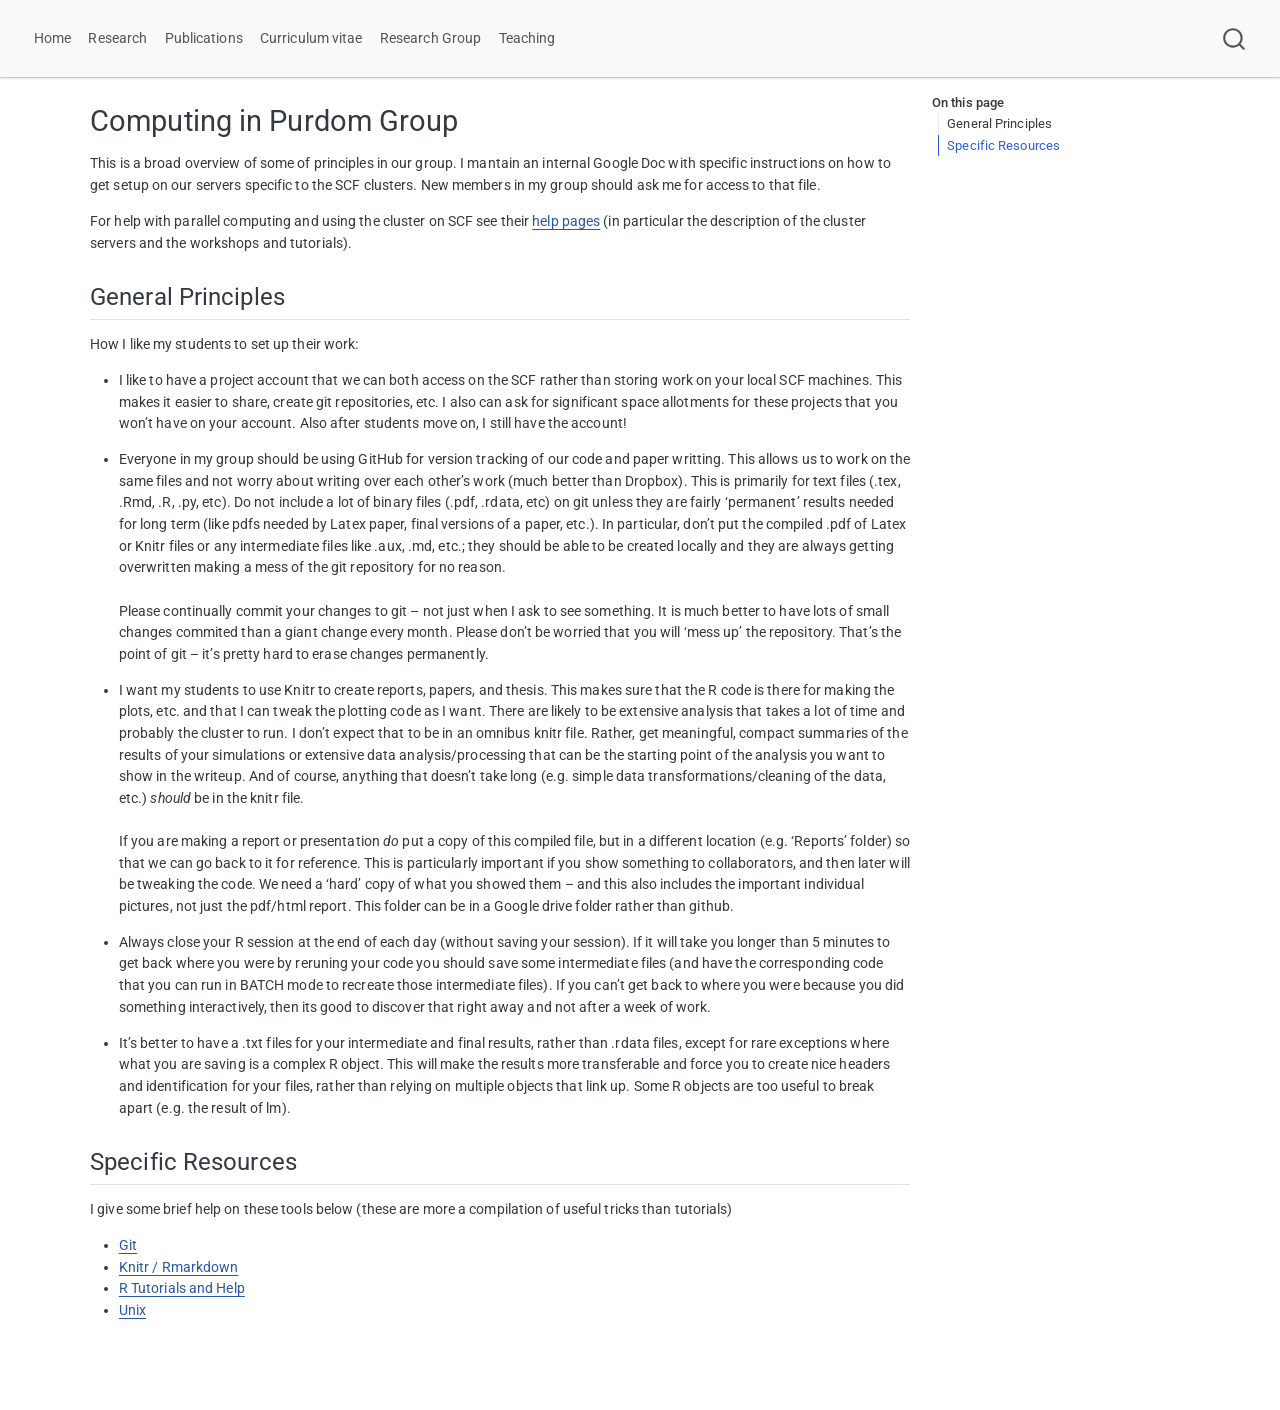
<file: computingGuidePages/computingGuide.html>
<!DOCTYPE html>
<html xmlns="http://www.w3.org/1999/xhtml" lang="en" xml:lang="en"><head>

<meta charset="utf-8">
<meta name="generator" content="quarto-1.10.18">

<meta name="viewport" content="width=device-width, initial-scale=1.0, user-scalable=yes">


<title>Computing in Purdom Group – Elizabeth Purdom</title>
<style>
/* Default styles provided by pandoc.
** See https://pandoc.org/MANUAL.html#variables-for-html for config info.
*/
span.smallcaps{font-variant: small-caps;}
div.columns{display: flex; gap: 1.5em;}
div.column{flex: auto;}
@media screen {
div.columns{gap: min(4vw, 1.5em);}
div.column{overflow-x: auto;}
}
div.hanging-indent{margin-left: 1.5em; text-indent: -1.5em;}
ul.task-list{list-style: none;}
ul.task-list li input[type="checkbox"] {
  width: 0.8em;
  margin: 0 0.8em 0.2em -1em; /* quarto-specific, see https://github.com/quarto-dev/quarto-cli/issues/4556 */ 
  vertical-align: middle;
}
</style>


<script src="../site_libs/quarto-nav/quarto-nav.js"></script>
<script src="../site_libs/quarto-nav/headroom.min.js"></script>
<script src="../site_libs/clipboard/clipboard.min.js"></script>
<script src="../site_libs/quarto-search/autocomplete.umd.js"></script>
<script src="../site_libs/quarto-search/fuse.min.js"></script>
<script src="../site_libs/quarto-search/quarto-search.js"></script>
<meta name="quarto:offset" content="../">
<script src="../site_libs/quarto-html/quarto.js" type="module"></script>
<script src="../site_libs/quarto-html/tabsets/tabsets.js" type="module"></script>
<script src="../site_libs/quarto-html/popper.min.js"></script>
<script src="../site_libs/quarto-html/tippy.umd.min.js"></script>
<script src="../site_libs/quarto-html/anchor.min.js"></script>
<link href="../site_libs/quarto-html/tippy.css" rel="stylesheet">
<link href="../site_libs/quarto-html/quarto-syntax-highlighting-64a204ab8560d761af7679ceaba22944.css" rel="stylesheet" id="quarto-text-highlighting-styles">
<script src="../site_libs/bootstrap/bootstrap.min.js"></script>
<link href="../site_libs/bootstrap/bootstrap-icons.css" rel="stylesheet">
<link href="../site_libs/bootstrap/bootstrap-aaf155e9cbe6bda6e74413789909d5fa.min.css" rel="stylesheet" append-hash="true" id="quarto-bootstrap" data-mode="light">
<script id="quarto-search-options" type="application/json">{
  "location": "navbar",
  "copy-button": false,
  "collapse-after": 3,
  "panel-placement": "end",
  "type": "overlay",
  "limit": 50,
  "keyboard-shortcut": [
    "f",
    "/",
    "s"
  ],
  "show-item-context": false,
  "language": {
    "search-no-results-text": "No results",
    "search-matching-documents-text": "matching documents",
    "search-copy-link-title": "Copy link to search",
    "search-hide-matches-text": "Hide additional matches",
    "search-more-match-text": "more match in this document",
    "search-more-matches-text": "more matches in this document",
    "search-clear-button-title": "Clear",
    "search-text-placeholder": "",
    "search-detached-cancel-button-title": "Cancel",
    "search-submit-button-title": "Submit",
    "search-label": "Search"
  }
}</script>
<script async="" src="https://siteimproveanalytics.com/js/siteanalyze_6294756.js"></script>


<link rel="stylesheet" href="../styles.css">
</head>

<body class="nav-fixed quarto-light">

<div id="quarto-search-results"></div>
  <header id="quarto-header" class="headroom fixed-top">
    <nav class="navbar navbar-expand-lg " data-bs-theme="dark">
      <div class="navbar-container container-fluid">
            <div id="quarto-search" class="" title="Search"></div>
          <button class="navbar-toggler" type="button" data-bs-toggle="collapse" data-bs-target="#navbarCollapse" aria-controls="navbarCollapse" role="menu" aria-expanded="false" aria-label="Toggle navigation" onclick="if (window.quartoToggleHeadroom) { window.quartoToggleHeadroom(); }">
  <span class="navbar-toggler-icon"></span>
</button>
          <div class="collapse navbar-collapse" id="navbarCollapse">
            <ul class="navbar-nav navbar-nav-scroll me-auto">
  <li class="nav-item">
    <a class="nav-link" href="../index.html"> 
<span class="menu-text">Home</span></a>
  </li>  
  <li class="nav-item">
    <a class="nav-link" href="../research.html"> 
<span class="menu-text">Research</span></a>
  </li>  
  <li class="nav-item">
    <a class="nav-link" href="../bibfiles/autopublications.html"> 
<span class="menu-text">Publications</span></a>
  </li>  
  <li class="nav-item">
    <a class="nav-link" href="../biography.html"> 
<span class="menu-text">Curriculum vitae</span></a>
  </li>  
  <li class="nav-item">
    <a class="nav-link" href="../people.html"> 
<span class="menu-text">Research Group</span></a>
  </li>  
  <li class="nav-item">
    <a class="nav-link" href="../teaching.html"> 
<span class="menu-text">Teaching</span></a>
  </li>  
</ul>
          </div> <!-- /navcollapse -->
            <div class="quarto-navbar-tools">
</div>
      </div> <!-- /container-fluid -->
    </nav>
</header>
<!-- content -->
<div id="quarto-content" class="quarto-container page-columns page-rows-contents page-layout-full page-navbar">
<!-- sidebar -->
<!-- margin-sidebar -->
    <div id="quarto-margin-sidebar" class="sidebar margin-sidebar">
        <nav id="TOC" role="doc-toc" class="toc-active">
    <h2 id="toc-title">On this page</h2>
   
  <ul>
  <li><a href="#general-principles" id="toc-general-principles" class="nav-link active" data-scroll-target="#general-principles">General Principles</a></li>
  <li><a href="#specific-resources" id="toc-specific-resources" class="nav-link" data-scroll-target="#specific-resources">Specific Resources</a></li>
  </ul>
</nav>
    </div>
<!-- main -->
<main class="content column-page-left" id="quarto-document-content">

<header id="title-block-header" class="quarto-title-block default">
<div class="quarto-title">
<h1 class="title">Computing in Purdom Group</h1>
</div>



<div class="quarto-title-meta column-page-left">

    
  
    
  </div>
  


</header>


<p>This is a broad overview of some of principles in our group. I mantain an internal Google Doc with specific instructions on how to get setup on our servers specific to the SCF clusters. New members in my group should ask me for access to that file.</p>
<p>For help with parallel computing and using the cluster on SCF see their <a href="http://statistics.berkeley.edu/computing">help pages</a> (in particular the description of the cluster servers and the workshops and tutorials).</p>
<section id="general-principles" class="level2">
<h2 class="anchored" data-anchor-id="general-principles">General Principles</h2>
<p>How I like my students to set up their work:</p>
<ul>
<li><p>I like to have a project account that we can both access on the SCF rather than storing work on your local SCF machines. This makes it easier to share, create git repositories, etc. I also can ask for significant space allotments for these projects that you won’t have on your account. Also after students move on, I still have the account!</p></li>
<li><p>Everyone in my group should be using GitHub for version tracking of our code and paper writting. This allows us to work on the same files and not worry about writing over each other’s work (much better than Dropbox). This is primarily for text files (.tex, .Rmd, .R, .py, etc). Do not include a lot of binary files (.pdf, .rdata, etc) on git unless they are fairly ‘permanent’ results needed for long term (like pdfs needed by Latex paper, final versions of a paper, etc.). In particular, don’t put the compiled .pdf of Latex or Knitr files or any intermediate files like .aux, .md, etc.; they should be able to be created locally and they are always getting overwritten making a mess of the git repository for no reason.<br>
<br>
Please continually commit your changes to git – not just when I ask to see something. It is much better to have lots of small changes commited than a giant change every month. Please don’t be worried that you will ‘mess up’ the repository. That’s the point of git – it’s pretty hard to erase changes permanently.</p></li>
<li><p>I want my students to use Knitr to create reports, papers, and thesis. This makes sure that the R code is there for making the plots, etc. and that I can tweak the plotting code as I want. There are likely to be extensive analysis that takes a lot of time and probably the cluster to run. I don’t expect that to be in an omnibus knitr file. Rather, get meaningful, compact summaries of the results of your simulations or extensive data analysis/processing that can be the starting point of the analysis you want to show in the writeup. And of course, anything that doesn’t take long (e.g.&nbsp;simple data transformations/cleaning of the data, etc.) <em>should</em> be in the knitr file.<br>
<br>
If you are making a report or presentation <em>do</em> put a copy of this compiled file, but in a different location (e.g.&nbsp;‘Reports’ folder) so that we can go back to it for reference. This is particularly important if you show something to collaborators, and then later will be tweaking the code. We need a ‘hard’ copy of what you showed them – and this also includes the important individual pictures, not just the pdf/html report. This folder can be in a Google drive folder rather than github.</p></li>
<li><p>Always close your R session at the end of each day (without saving your session). If it will take you longer than 5 minutes to get back where you were by reruning your code you should save some intermediate files (and have the corresponding code that you can run in BATCH mode to recreate those intermediate files). If you can’t get back to where you were because you did something interactively, then its good to discover that right away and not after a week of work.</p></li>
<li><p>It’s better to have a .txt files for your intermediate and final results, rather than .rdata files, except for rare exceptions where what you are saving is a complex R object. This will make the results more transferable and force you to create nice headers and identification for your files, rather than relying on multiple objects that link up. Some R objects are too useful to break apart (e.g.&nbsp;the result of lm).</p></li>
</ul>
</section>
<section id="specific-resources" class="level2">
<h2 class="anchored" data-anchor-id="specific-resources">Specific Resources</h2>
<p>I give some brief help on these tools below (these are more a compilation of useful tricks than tutorials)</p>
<ul>
<li><a href="../computingGuidePages/gittips.html">Git</a></li>
<li><a href="../computingGuidePages/knitrtips.html">Knitr / Rmarkdown</a></li>
<li><a href="../computingGuidePages/rtips.html">R Tutorials and Help</a></li>
<li><a href="../computingGuidePages/unixtips.html">Unix</a></li>
</ul>


</section>

</main> <!-- /main -->
<script id="quarto-html-after-body" type="application/javascript">
  window.document.addEventListener("DOMContentLoaded", function (event) {
    const icon = "";
    const anchorJS = new window.AnchorJS();
    anchorJS.options = {
      placement: 'right',
      icon: icon
    };
    anchorJS.add('.anchored');
    const isCodeAnnotation = (el) => {
      for (const clz of el.classList) {
        if (clz.startsWith('code-annotation-')) {                     
          return true;
        }
      }
      return false;
    }
    const onCopySuccess = function(e) {
      // button target
      const button = e.trigger;
      // don't keep focus
      button.blur();
      // flash "checked"
      button.classList.add('code-copy-button-checked');
      var currentTitle = button.getAttribute("title");
      button.setAttribute("title", "Copied!");
      let tooltip;
      if (window.bootstrap) {
        button.setAttribute("data-bs-toggle", "tooltip");
        button.setAttribute("data-bs-placement", "left");
        button.setAttribute("data-bs-title", "Copied!");
        tooltip = new bootstrap.Tooltip(button, 
          { trigger: "manual", 
            customClass: "code-copy-button-tooltip",
            offset: [0, -8]});
        tooltip.show();    
      }
      setTimeout(function() {
        if (tooltip) {
          tooltip.hide();
          button.removeAttribute("data-bs-title");
          button.removeAttribute("data-bs-toggle");
          button.removeAttribute("data-bs-placement");
        }
        button.setAttribute("title", currentTitle);
        button.classList.remove('code-copy-button-checked');
      }, 1000);
      // clear code selection
      e.clearSelection();
    }
    const getTextToCopy = function(trigger) {
      const outerScaffold = trigger.parentElement.cloneNode(true);
      const codeEl = outerScaffold.querySelector('code');
      for (const childEl of codeEl.children) {
        if (isCodeAnnotation(childEl)) {
          childEl.remove();
        }
      }
      return codeEl.innerText;
    }
    const clipboard = new window.ClipboardJS('.code-copy-button:not([data-in-quarto-modal])', {
      text: getTextToCopy
    });
    clipboard.on('success', onCopySuccess);
    if (window.document.getElementById('quarto-embedded-source-code-modal')) {
      const clipboardModal = new window.ClipboardJS('.code-copy-button[data-in-quarto-modal]', {
        text: getTextToCopy,
        container: window.document.getElementById('quarto-embedded-source-code-modal')
      });
      clipboardModal.on('success', onCopySuccess);
    }
      var localhostRegex = new RegExp(/^(?:http|https):\/\/localhost\:?[0-9]*\//);
      var mailtoRegex = new RegExp(/^mailto:/);
        var filterRegex = new RegExp("https:\/\/purdom\.stat\.berkeley\.edu");
      var isInternal = (href) => {
          return filterRegex.test(href) || localhostRegex.test(href) || mailtoRegex.test(href);
      }
      // Inspect non-navigation links and adorn them if external
     var links = window.document.querySelectorAll('a[href]:not(.nav-link):not(.navbar-brand):not(.toc-action):not(.sidebar-link):not(.sidebar-item-toggle):not(.pagination-link):not(.no-external):not([aria-hidden]):not(.dropdown-item):not(.quarto-navigation-tool):not(.about-link)');
      for (var i=0; i<links.length; i++) {
        const link = links[i];
        if (!isInternal(link.href)) {
          // undo the damage that might have been done by quarto-nav.js in the case of
          // links that we want to consider external
          if (link.dataset.originalHref !== undefined) {
            link.href = link.dataset.originalHref;
          }
        }
      }
    function tippyHover(el, contentFn, onTriggerFn, onUntriggerFn) {
      const config = {
        allowHTML: true,
        maxWidth: 500,
        delay: 100,
        arrow: false,
        appendTo: function(el) {
            return el.parentElement;
        },
        interactive: true,
        interactiveBorder: 10,
        theme: 'quarto',
        placement: 'bottom-start',
      };
      if (contentFn) {
        config.content = contentFn;
      }
      if (onTriggerFn) {
        config.onTrigger = onTriggerFn;
      }
      if (onUntriggerFn) {
        config.onUntrigger = onUntriggerFn;
      }
      window.tippy(el, config); 
    }
    const noterefs = window.document.querySelectorAll('a[role="doc-noteref"]');
    for (var i=0; i<noterefs.length; i++) {
      const ref = noterefs[i];
      tippyHover(ref, function() {
        // use id or data attribute instead here
        let href = ref.getAttribute('data-footnote-href') || ref.getAttribute('href');
        try { href = new URL(href).hash; } catch {}
        const id = href.replace(/^#\/?/, "");
        const note = window.document.getElementById(id);
        if (note) {
          return note.innerHTML;
        } else {
          return "";
        }
      });
    }
    const xrefs = window.document.querySelectorAll('a.quarto-xref');
    const processXRef = (id, note) => {
      // Strip column container classes
      const stripColumnClz = (el) => {
        el.classList.remove("page-full", "page-columns");
        if (el.children) {
          for (const child of el.children) {
            stripColumnClz(child);
          }
        }
      }
      stripColumnClz(note)
      if (id === null || id.startsWith('sec-')) {
        // Special case sections, only their first couple elements
        const container = document.createElement("div");
        if (note.children && note.children.length > 2) {
          container.appendChild(note.children[0].cloneNode(true));
          for (let i = 1; i < note.children.length; i++) {
            const child = note.children[i];
            if (child.tagName === "P" && child.innerText === "") {
              continue;
            } else {
              container.appendChild(child.cloneNode(true));
              break;
            }
          }
          if (window.Quarto?.typesetMath) {
            window.Quarto.typesetMath(container);
          }
          return container.innerHTML
        } else {
          if (window.Quarto?.typesetMath) {
            window.Quarto.typesetMath(note);
          }
          return note.innerHTML;
        }
      } else {
        // Remove any anchor links if they are present
        const anchorLink = note.querySelector('a.anchorjs-link');
        if (anchorLink) {
          anchorLink.remove();
        }
        if (window.Quarto?.typesetMath) {
          window.Quarto.typesetMath(note);
        }
        if (note.classList.contains("callout")) {
          return note.outerHTML;
        } else {
          return note.innerHTML;
        }
      }
    }
    for (var i=0; i<xrefs.length; i++) {
      const xref = xrefs[i];
      tippyHover(xref, undefined, function(instance) {
        instance.disable();
        let url = xref.getAttribute('href');
        let hash = undefined; 
        if (url.startsWith('#')) {
          hash = url;
        } else {
          try { hash = new URL(url).hash; } catch {}
        }
        if (hash) {
          const id = hash.replace(/^#\/?/, "");
          const note = window.document.getElementById(id);
          if (note !== null) {
            try {
              const html = processXRef(id, note.cloneNode(true));
              instance.setContent(html);
            } finally {
              instance.enable();
              instance.show();
            }
          } else {
            // See if we can fetch this
            fetch(url.split('#')[0])
            .then(res => res.text())
            .then(html => {
              const parser = new DOMParser();
              const htmlDoc = parser.parseFromString(html, "text/html");
              const note = htmlDoc.getElementById(id);
              if (note !== null) {
                const html = processXRef(id, note);
                instance.setContent(html);
              } 
            }).finally(() => {
              instance.enable();
              instance.show();
            });
          }
        } else {
          // See if we can fetch a full url (with no hash to target)
          // This is a special case and we should probably do some content thinning / targeting
          fetch(url)
          .then(res => res.text())
          .then(html => {
            const parser = new DOMParser();
            const htmlDoc = parser.parseFromString(html, "text/html");
            const note = htmlDoc.querySelector('main.content');
            if (note !== null) {
              // This should only happen for chapter cross references
              // (since there is no id in the URL)
              // remove the first header
              if (note.children.length > 0 && note.children[0].tagName === "HEADER") {
                note.children[0].remove();
              }
              const html = processXRef(null, note);
              instance.setContent(html);
            } 
          }).finally(() => {
            instance.enable();
            instance.show();
          });
        }
      }, function(instance) {
      });
    }
        let selectedAnnoteEl;
        const selectorForAnnotation = ( cell, annotation) => {
          let cellAttr = 'data-code-cell="' + cell + '"';
          let lineAttr = 'data-code-annotation="' +  annotation + '"';
          const selector = 'span[' + cellAttr + '][' + lineAttr + ']';
          return selector;
        }
        const selectCodeLines = (annoteEl) => {
          const doc = window.document;
          const targetCell = annoteEl.getAttribute("data-target-cell");
          const targetAnnotation = annoteEl.getAttribute("data-target-annotation");
          const annoteSpan = window.document.querySelector(selectorForAnnotation(targetCell, targetAnnotation));
          const lines = annoteSpan.getAttribute("data-code-lines").split(",");
          const lineIds = lines.map((line) => {
            return targetCell + "-" + line;
          })
          let top = null;
          let height = null;
          let parent = null;
          if (lineIds.length > 0) {
              //compute the position of the single el (top and bottom and make a div)
              const el = window.document.getElementById(lineIds[0]);
              top = el.offsetTop;
              height = el.offsetHeight;
              parent = el.parentElement.parentElement;
            if (lineIds.length > 1) {
              const lastEl = window.document.getElementById(lineIds[lineIds.length - 1]);
              const bottom = lastEl.offsetTop + lastEl.offsetHeight;
              height = bottom - top;
            }
            if (top !== null && height !== null && parent !== null) {
              // cook up a div (if necessary) and position it 
              let div = window.document.getElementById("code-annotation-line-highlight");
              if (div === null) {
                div = window.document.createElement("div");
                div.setAttribute("id", "code-annotation-line-highlight");
                div.style.position = 'absolute';
                parent.appendChild(div);
              }
              div.style.top = top - 2 + "px";
              div.style.height = height + 4 + "px";
              div.style.left = 0;
              let gutterDiv = window.document.getElementById("code-annotation-line-highlight-gutter");
              if (gutterDiv === null) {
                gutterDiv = window.document.createElement("div");
                gutterDiv.setAttribute("id", "code-annotation-line-highlight-gutter");
                gutterDiv.style.position = 'absolute';
                const codeCell = window.document.getElementById(targetCell);
                const gutter = codeCell.querySelector('.code-annotation-gutter');
                gutter.appendChild(gutterDiv);
              }
              gutterDiv.style.top = top - 2 + "px";
              gutterDiv.style.height = height + 4 + "px";
            }
            selectedAnnoteEl = annoteEl;
          }
        };
        const unselectCodeLines = () => {
          const elementsIds = ["code-annotation-line-highlight", "code-annotation-line-highlight-gutter"];
          elementsIds.forEach((elId) => {
            const div = window.document.getElementById(elId);
            if (div) {
              div.remove();
            }
          });
          selectedAnnoteEl = undefined;
        };
          // Handle positioning of the toggle
      window.addEventListener(
        "resize",
        throttle(() => {
          elRect = undefined;
          if (selectedAnnoteEl) {
            selectCodeLines(selectedAnnoteEl);
          }
        }, 10)
      );
      function throttle(fn, ms) {
      let throttle = false;
      let timer;
        return (...args) => {
          if(!throttle) { // first call gets through
              fn.apply(this, args);
              throttle = true;
          } else { // all the others get throttled
              if(timer) clearTimeout(timer); // cancel #2
              timer = setTimeout(() => {
                fn.apply(this, args);
                timer = throttle = false;
              }, ms);
          }
        };
      }
        // Attach click handler to the DT
        const annoteDls = window.document.querySelectorAll('dt[data-target-cell]');
        for (const annoteDlNode of annoteDls) {
          annoteDlNode.addEventListener('click', (event) => {
            const clickedEl = event.target;
            if (clickedEl !== selectedAnnoteEl) {
              unselectCodeLines();
              const activeEl = window.document.querySelector('dt[data-target-cell].code-annotation-active');
              if (activeEl) {
                activeEl.classList.remove('code-annotation-active');
              }
              selectCodeLines(clickedEl);
              clickedEl.classList.add('code-annotation-active');
            } else {
              // Unselect the line
              unselectCodeLines();
              clickedEl.classList.remove('code-annotation-active');
            }
          });
        }
    const findCites = (el) => {
      const parentEl = el.parentElement;
      if (parentEl) {
        const cites = parentEl.dataset.cites;
        if (cites) {
          return {
            el,
            cites: cites.split(' ')
          };
        } else {
          return findCites(el.parentElement)
        }
      } else {
        return undefined;
      }
    };
    var bibliorefs = window.document.querySelectorAll('a[role="doc-biblioref"]');
    for (var i=0; i<bibliorefs.length; i++) {
      const ref = bibliorefs[i];
      const citeInfo = findCites(ref);
      if (citeInfo) {
        tippyHover(citeInfo.el, function() {
          var popup = window.document.createElement('div');
          citeInfo.cites.forEach(function(cite) {
            var citeDiv = window.document.createElement('div');
            citeDiv.classList.add('hanging-indent');
            citeDiv.classList.add('csl-entry');
            var biblioDiv = window.document.getElementById('ref-' + cite);
            if (biblioDiv) {
              citeDiv.innerHTML = biblioDiv.innerHTML;
            }
            popup.appendChild(citeDiv);
          });
          return popup.innerHTML;
        });
      }
    }
  });
  </script>
</div> <!-- /content -->




</body></html>
</file>
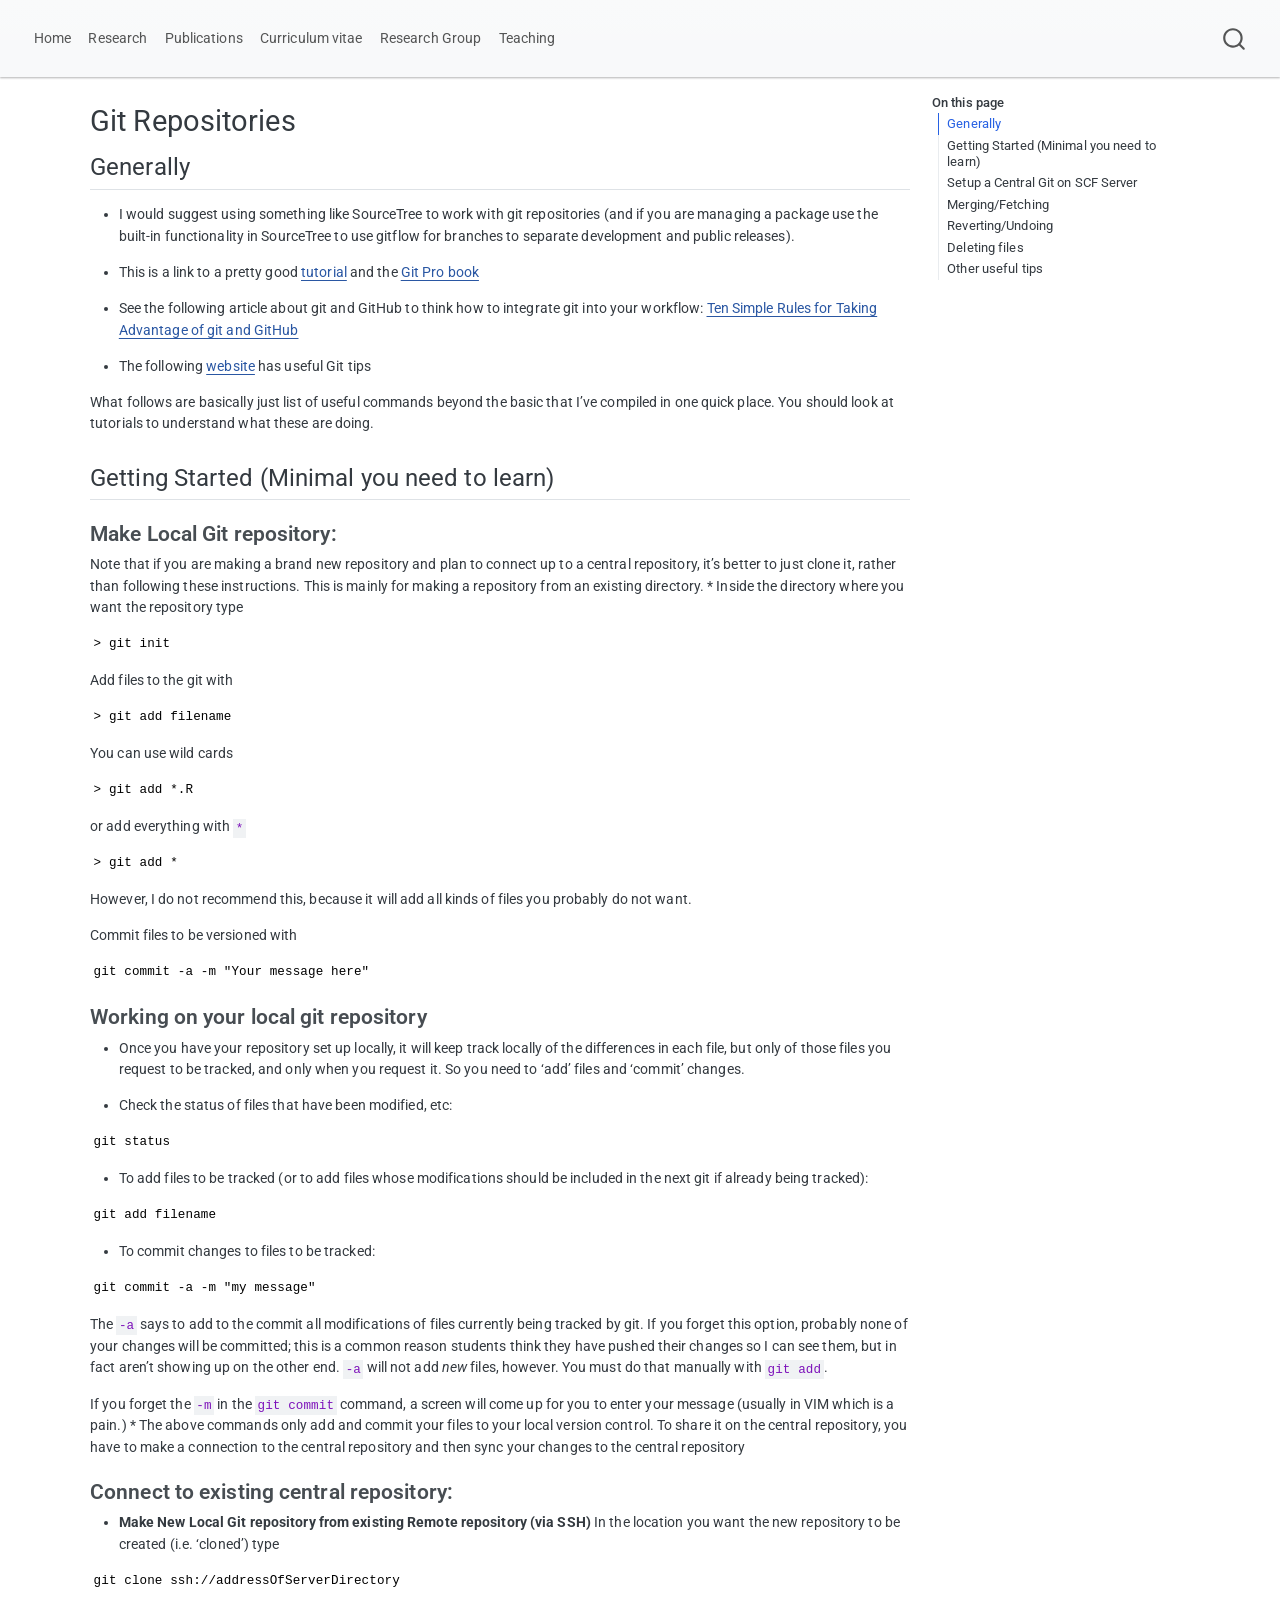
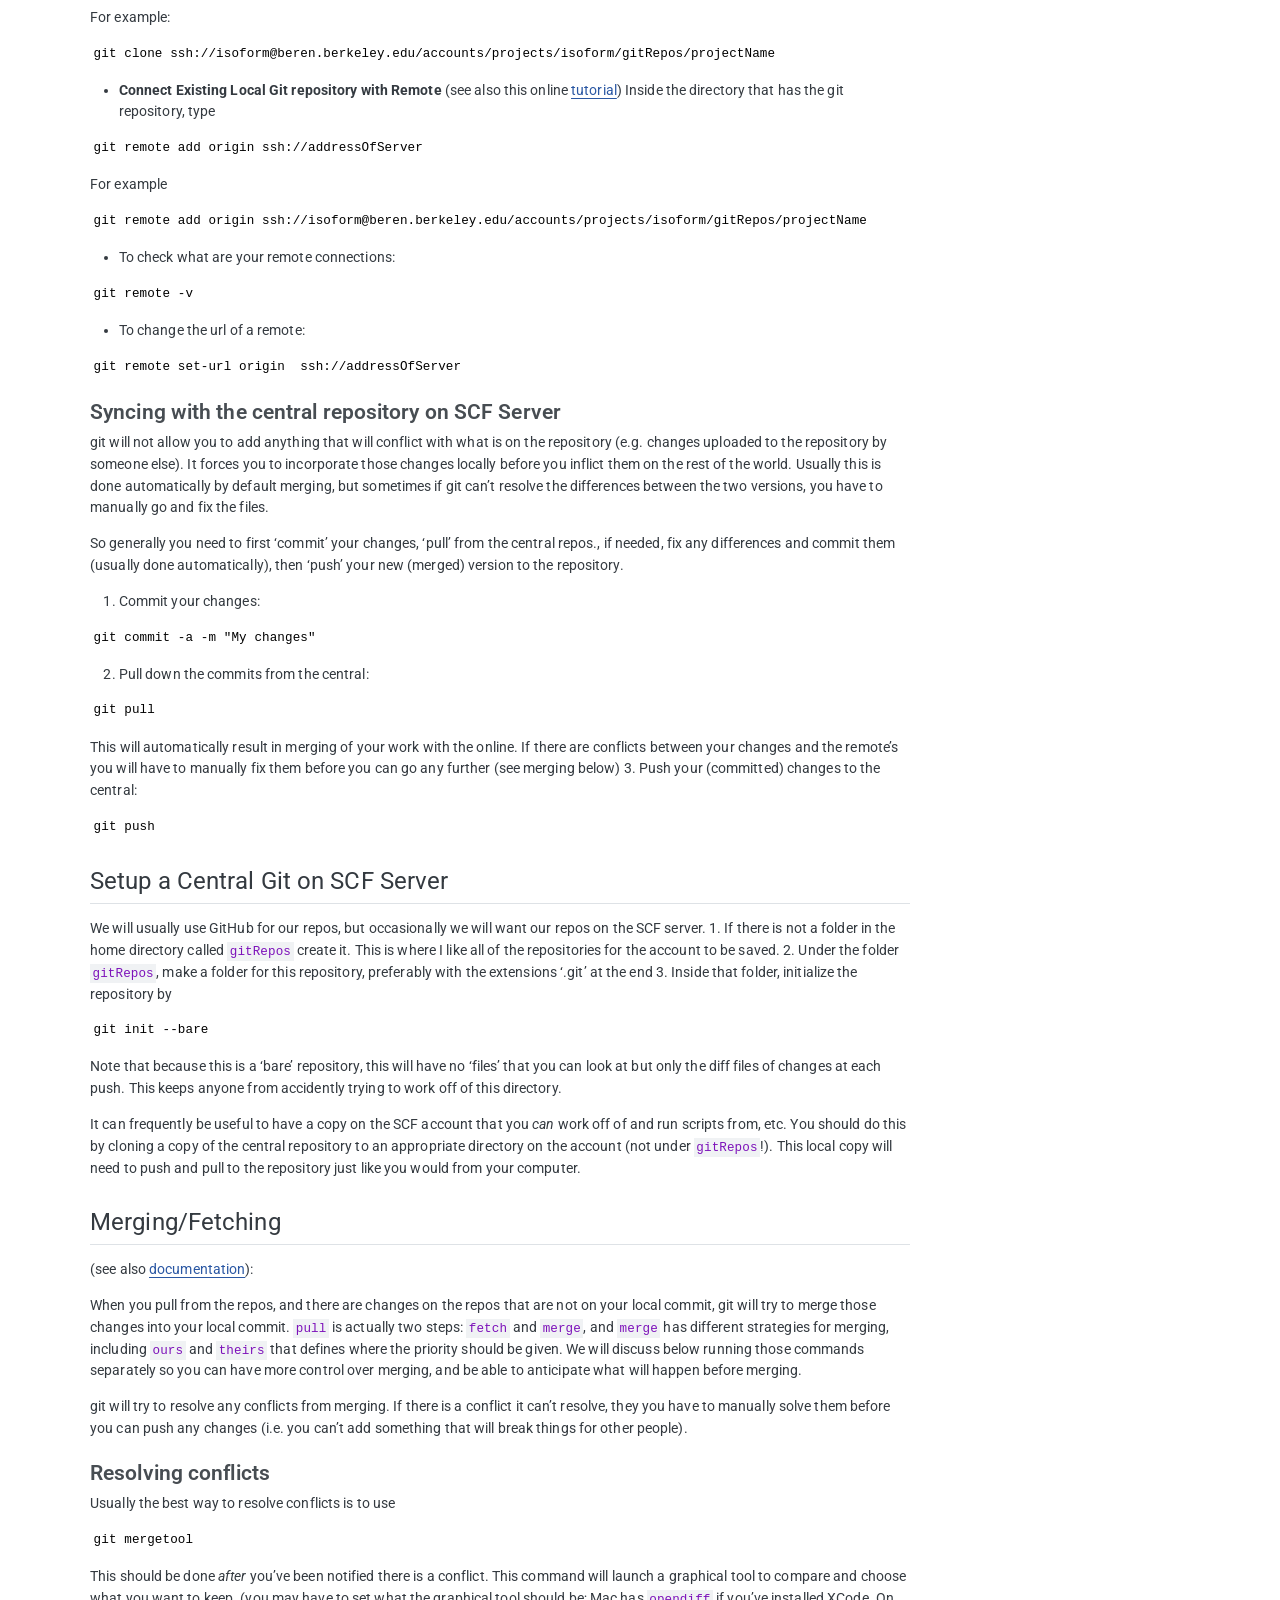
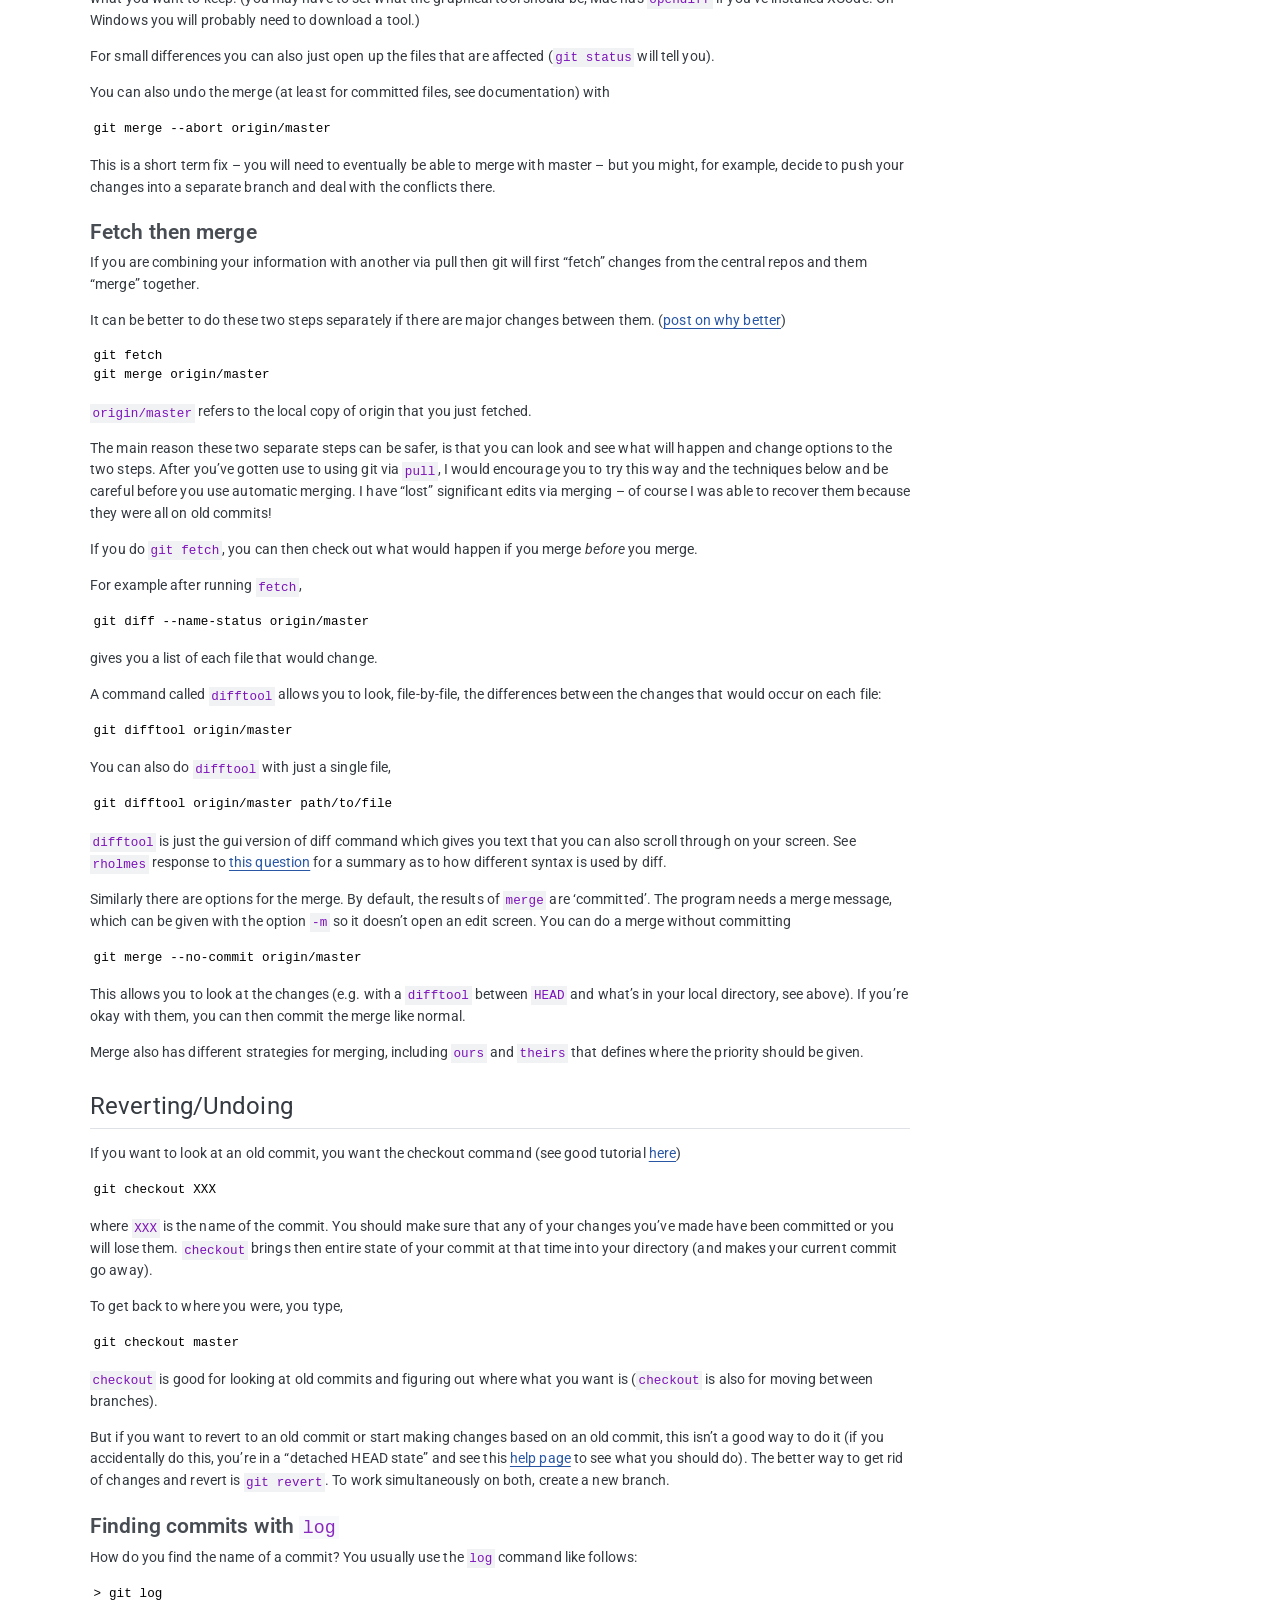
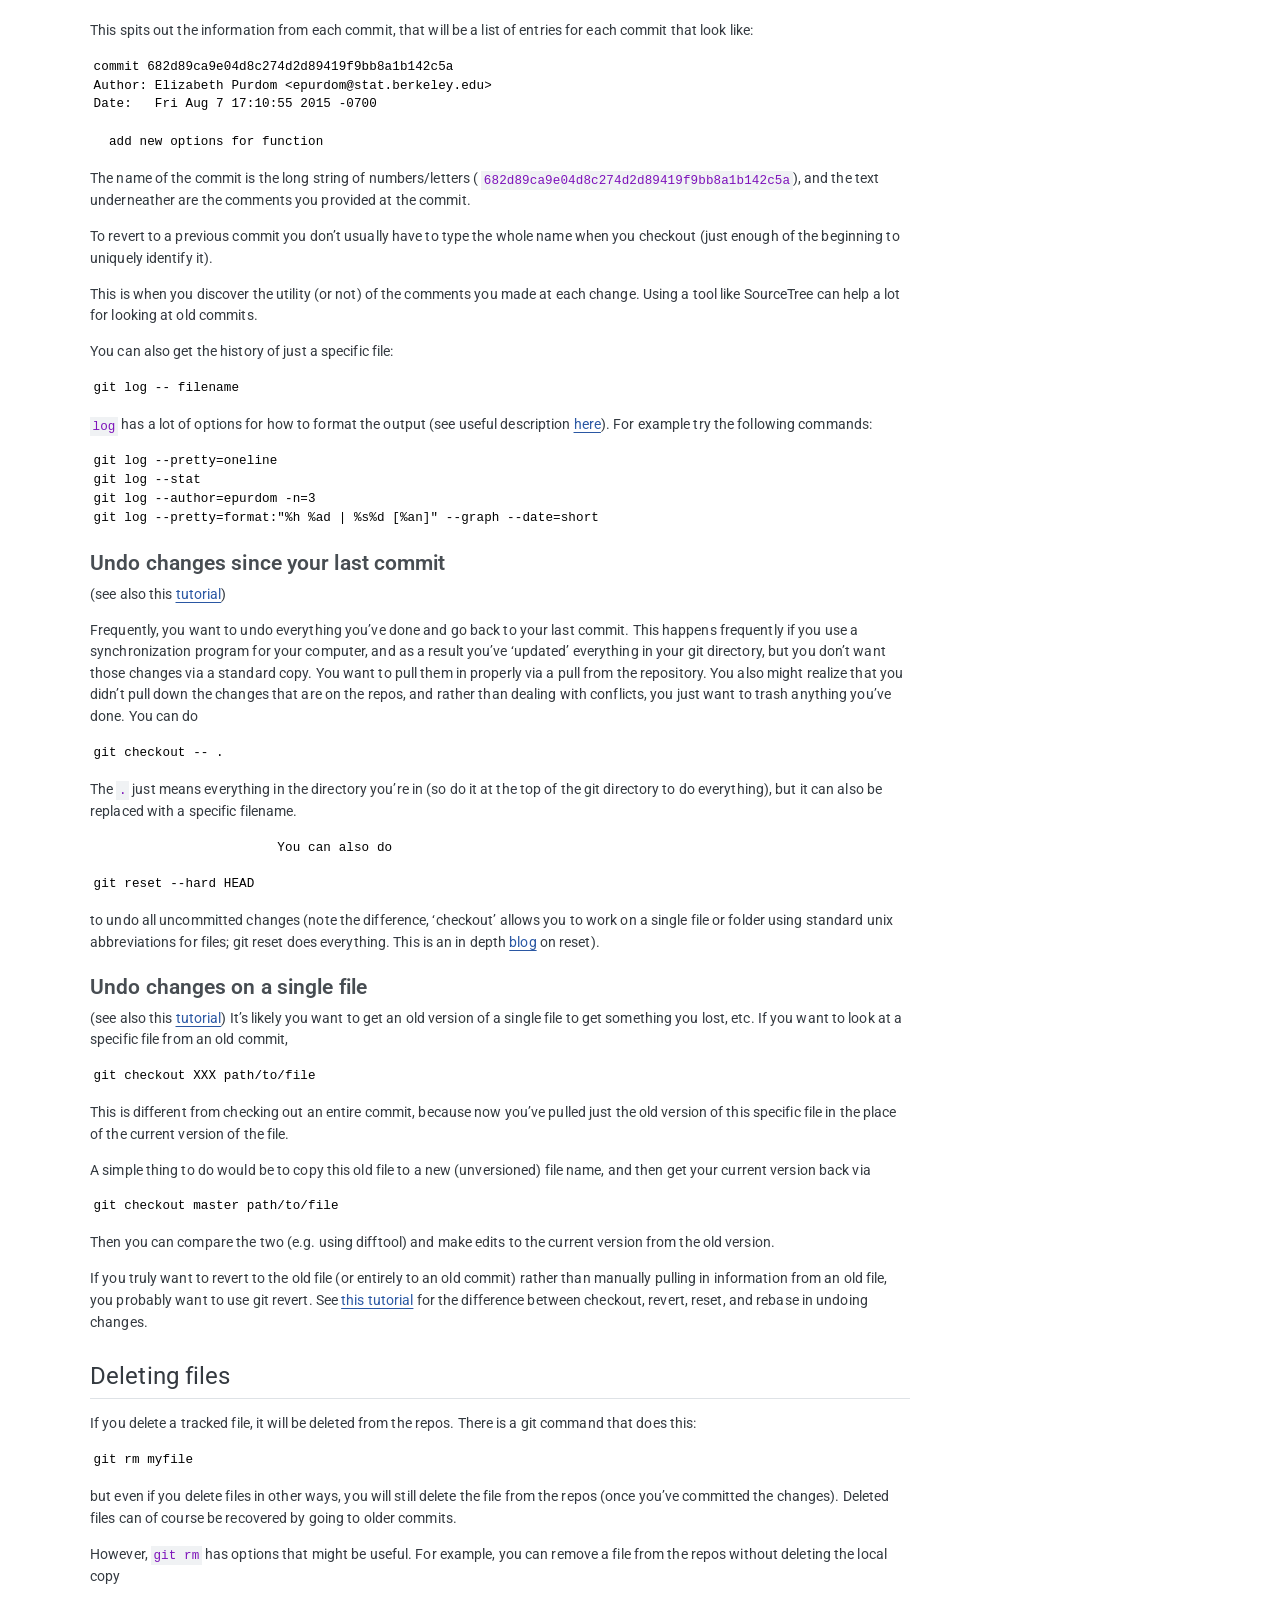
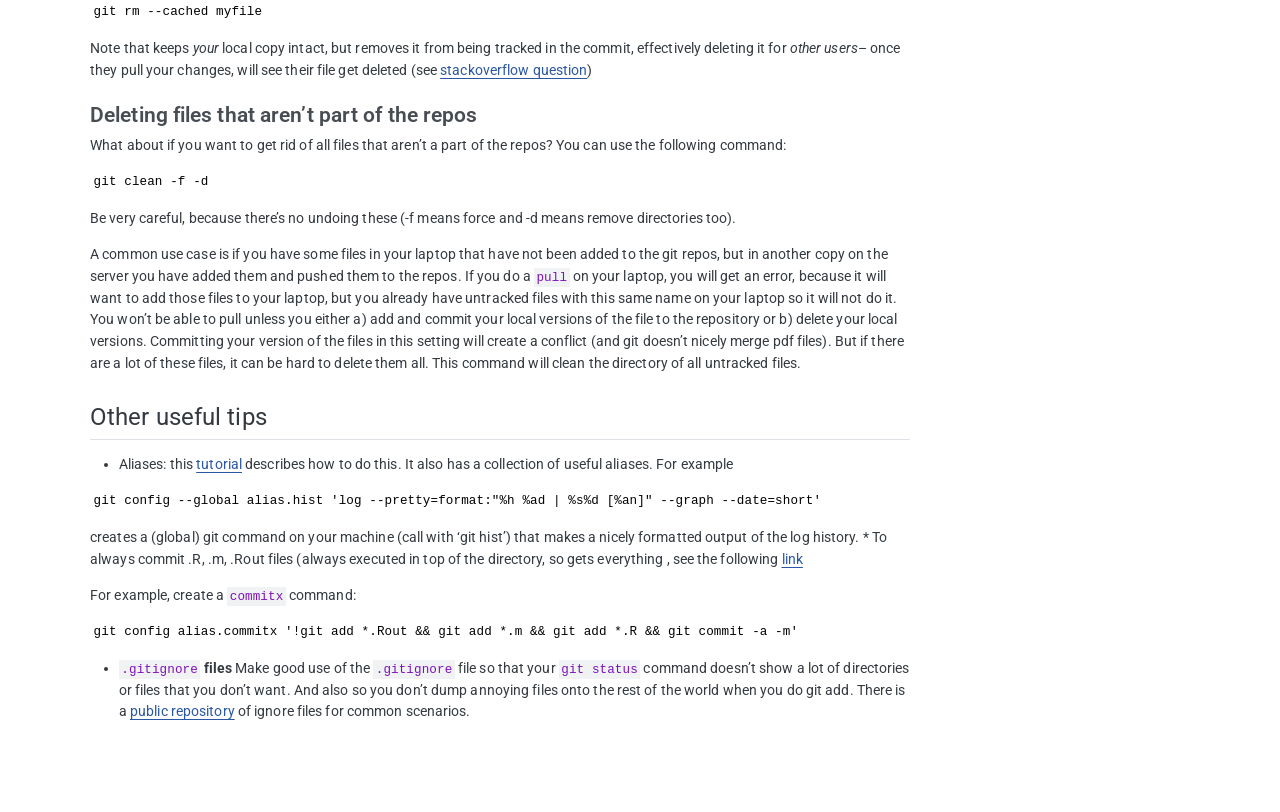
<file: computingGuidePages/gittips.html>
<!DOCTYPE html>
<html xmlns="http://www.w3.org/1999/xhtml" lang="en" xml:lang="en"><head>

<meta charset="utf-8">
<meta name="generator" content="quarto-1.10.18">

<meta name="viewport" content="width=device-width, initial-scale=1.0, user-scalable=yes">


<title>Git Repositories – Elizabeth Purdom</title>
<style>
/* Default styles provided by pandoc.
** See https://pandoc.org/MANUAL.html#variables-for-html for config info.
*/
span.smallcaps{font-variant: small-caps;}
div.columns{display: flex; gap: 1.5em;}
div.column{flex: auto;}
@media screen {
div.columns{gap: min(4vw, 1.5em);}
div.column{overflow-x: auto;}
}
div.hanging-indent{margin-left: 1.5em; text-indent: -1.5em;}
ul.task-list{list-style: none;}
ul.task-list li input[type="checkbox"] {
  width: 0.8em;
  margin: 0 0.8em 0.2em -1em; /* quarto-specific, see https://github.com/quarto-dev/quarto-cli/issues/4556 */ 
  vertical-align: middle;
}
</style>


<script src="../site_libs/quarto-nav/quarto-nav.js"></script>
<script src="../site_libs/quarto-nav/headroom.min.js"></script>
<script src="../site_libs/clipboard/clipboard.min.js"></script>
<script src="../site_libs/quarto-search/autocomplete.umd.js"></script>
<script src="../site_libs/quarto-search/fuse.min.js"></script>
<script src="../site_libs/quarto-search/quarto-search.js"></script>
<meta name="quarto:offset" content="../">
<script src="../site_libs/quarto-html/quarto.js" type="module"></script>
<script src="../site_libs/quarto-html/tabsets/tabsets.js" type="module"></script>
<script src="../site_libs/quarto-html/popper.min.js"></script>
<script src="../site_libs/quarto-html/tippy.umd.min.js"></script>
<script src="../site_libs/quarto-html/anchor.min.js"></script>
<link href="../site_libs/quarto-html/tippy.css" rel="stylesheet">
<link href="../site_libs/quarto-html/quarto-syntax-highlighting-64a204ab8560d761af7679ceaba22944.css" rel="stylesheet" id="quarto-text-highlighting-styles">
<script src="../site_libs/bootstrap/bootstrap.min.js"></script>
<link href="../site_libs/bootstrap/bootstrap-icons.css" rel="stylesheet">
<link href="../site_libs/bootstrap/bootstrap-aaf155e9cbe6bda6e74413789909d5fa.min.css" rel="stylesheet" append-hash="true" id="quarto-bootstrap" data-mode="light">
<script id="quarto-search-options" type="application/json">{
  "location": "navbar",
  "copy-button": false,
  "collapse-after": 3,
  "panel-placement": "end",
  "type": "overlay",
  "limit": 50,
  "keyboard-shortcut": [
    "f",
    "/",
    "s"
  ],
  "show-item-context": false,
  "language": {
    "search-no-results-text": "No results",
    "search-matching-documents-text": "matching documents",
    "search-copy-link-title": "Copy link to search",
    "search-hide-matches-text": "Hide additional matches",
    "search-more-match-text": "more match in this document",
    "search-more-matches-text": "more matches in this document",
    "search-clear-button-title": "Clear",
    "search-text-placeholder": "",
    "search-detached-cancel-button-title": "Cancel",
    "search-submit-button-title": "Submit",
    "search-label": "Search"
  }
}</script>
<script async="" src="https://siteimproveanalytics.com/js/siteanalyze_6294756.js"></script>


<link rel="stylesheet" href="../styles.css">
</head>

<body class="nav-fixed quarto-light">

<div id="quarto-search-results"></div>
  <header id="quarto-header" class="headroom fixed-top">
    <nav class="navbar navbar-expand-lg " data-bs-theme="dark">
      <div class="navbar-container container-fluid">
            <div id="quarto-search" class="" title="Search"></div>
          <button class="navbar-toggler" type="button" data-bs-toggle="collapse" data-bs-target="#navbarCollapse" aria-controls="navbarCollapse" role="menu" aria-expanded="false" aria-label="Toggle navigation" onclick="if (window.quartoToggleHeadroom) { window.quartoToggleHeadroom(); }">
  <span class="navbar-toggler-icon"></span>
</button>
          <div class="collapse navbar-collapse" id="navbarCollapse">
            <ul class="navbar-nav navbar-nav-scroll me-auto">
  <li class="nav-item">
    <a class="nav-link" href="../index.html"> 
<span class="menu-text">Home</span></a>
  </li>  
  <li class="nav-item">
    <a class="nav-link" href="../research.html"> 
<span class="menu-text">Research</span></a>
  </li>  
  <li class="nav-item">
    <a class="nav-link" href="../bibfiles/autopublications.html"> 
<span class="menu-text">Publications</span></a>
  </li>  
  <li class="nav-item">
    <a class="nav-link" href="../biography.html"> 
<span class="menu-text">Curriculum vitae</span></a>
  </li>  
  <li class="nav-item">
    <a class="nav-link" href="../people.html"> 
<span class="menu-text">Research Group</span></a>
  </li>  
  <li class="nav-item">
    <a class="nav-link" href="../teaching.html"> 
<span class="menu-text">Teaching</span></a>
  </li>  
</ul>
          </div> <!-- /navcollapse -->
            <div class="quarto-navbar-tools">
</div>
      </div> <!-- /container-fluid -->
    </nav>
</header>
<!-- content -->
<div id="quarto-content" class="quarto-container page-columns page-rows-contents page-layout-full page-navbar">
<!-- sidebar -->
<!-- margin-sidebar -->
    <div id="quarto-margin-sidebar" class="sidebar margin-sidebar">
        <nav id="TOC" role="doc-toc" class="toc-active">
    <h2 id="toc-title">On this page</h2>
   
  <ul>
  <li><a href="#generally" id="toc-generally" class="nav-link active" data-scroll-target="#generally">Generally</a></li>
  <li><a href="#getting-started-minimal-you-need-to-learn" id="toc-getting-started-minimal-you-need-to-learn" class="nav-link" data-scroll-target="#getting-started-minimal-you-need-to-learn">Getting Started (Minimal you need to learn)</a>
  <ul class="collapse">
  <li><a href="#make-local-git-repository" id="toc-make-local-git-repository" class="nav-link" data-scroll-target="#make-local-git-repository">Make Local Git repository:</a></li>
  <li><a href="#working-on-your-local-git-repository" id="toc-working-on-your-local-git-repository" class="nav-link" data-scroll-target="#working-on-your-local-git-repository">Working on your local git repository</a></li>
  <li><a href="#connect-to-existing-central-repository" id="toc-connect-to-existing-central-repository" class="nav-link" data-scroll-target="#connect-to-existing-central-repository">Connect to existing central repository:</a></li>
  <li><a href="#syncing-with-the-central-repository-on-scf-server" id="toc-syncing-with-the-central-repository-on-scf-server" class="nav-link" data-scroll-target="#syncing-with-the-central-repository-on-scf-server">Syncing with the central repository on SCF Server</a></li>
  </ul></li>
  <li><a href="#setup-a-central-git-on-scf-server" id="toc-setup-a-central-git-on-scf-server" class="nav-link" data-scroll-target="#setup-a-central-git-on-scf-server">Setup a Central Git on SCF Server</a></li>
  <li><a href="#mergingfetching" id="toc-mergingfetching" class="nav-link" data-scroll-target="#mergingfetching">Merging/Fetching</a>
  <ul class="collapse">
  <li><a href="#resolving-conflicts" id="toc-resolving-conflicts" class="nav-link" data-scroll-target="#resolving-conflicts">Resolving conflicts</a></li>
  <li><a href="#fetch-then-merge" id="toc-fetch-then-merge" class="nav-link" data-scroll-target="#fetch-then-merge">Fetch then merge</a></li>
  </ul></li>
  <li><a href="#revertingundoing" id="toc-revertingundoing" class="nav-link" data-scroll-target="#revertingundoing">Reverting/Undoing</a>
  <ul class="collapse">
  <li><a href="#finding-commits-with-log" id="toc-finding-commits-with-log" class="nav-link" data-scroll-target="#finding-commits-with-log">Finding commits with <code>log</code></a></li>
  <li><a href="#undo-changes-since-your-last-commit" id="toc-undo-changes-since-your-last-commit" class="nav-link" data-scroll-target="#undo-changes-since-your-last-commit">Undo changes since your last commit</a></li>
  <li><a href="#undo-changes-on-a-single-file" id="toc-undo-changes-on-a-single-file" class="nav-link" data-scroll-target="#undo-changes-on-a-single-file">Undo changes on a single file</a></li>
  </ul></li>
  <li><a href="#deleting-files" id="toc-deleting-files" class="nav-link" data-scroll-target="#deleting-files">Deleting files</a>
  <ul class="collapse">
  <li><a href="#deleting-files-that-arent-part-of-the-repos" id="toc-deleting-files-that-arent-part-of-the-repos" class="nav-link" data-scroll-target="#deleting-files-that-arent-part-of-the-repos">Deleting files that aren’t part of the repos</a></li>
  </ul></li>
  <li><a href="#other-useful-tips" id="toc-other-useful-tips" class="nav-link" data-scroll-target="#other-useful-tips">Other useful tips</a></li>
  </ul>
</nav>
    </div>
<!-- main -->
<main class="content column-page-left" id="quarto-document-content">

<header id="title-block-header" class="quarto-title-block default">
<div class="quarto-title">
<h1 class="title">Git Repositories</h1>
</div>



<div class="quarto-title-meta column-page-left">

    
  
    
  </div>
  


</header>


<section id="generally" class="level2">
<h2 class="anchored" data-anchor-id="generally">Generally</h2>
<ul>
<li><p>I would suggest using something like SourceTree to work with git repositories (and if you are managing a package use the built-in functionality in SourceTree to use gitflow for branches to separate development and public releases).</p></li>
<li><p>This is a link to a pretty good <a href="http://rypress.com/tutorials/git/index">tutorial</a> and the <a href="https://git-scm.com/book/en/v1">Git Pro book</a></p>
<p></p></li>
<li><p>See the following article about git and GitHub to think how to integrate git into your workflow: <a href="http://biorxiv.org/content/early/2016/04/15/048744">Ten Simple Rules for Taking Advantage of git and GitHub</a></p></li>
<li><p>The following <a href="http://mislav.uniqpath.com/2010/07/git-tips%20/%3Ehttp://mislav.uniqpath.com/2010/07/git-tips/">website</a> has useful Git tips</p></li>
</ul>
<p>What follows are basically just list of useful commands beyond the basic that I’ve compiled in one quick place. You should look at tutorials to understand what these are doing.</p>
</section>
<section id="getting-started-minimal-you-need-to-learn" class="level2">
<h2 class="anchored" data-anchor-id="getting-started-minimal-you-need-to-learn">Getting Started (Minimal you need to learn)</h2>
<section id="make-local-git-repository" class="level3">
<h3 class="anchored" data-anchor-id="make-local-git-repository">Make Local Git repository:</h3>
<p>Note that if you are making a brand new repository and plan to connect up to a central repository, it’s better to just clone it, rather than following these instructions. This is mainly for making a repository from an existing directory. * Inside the directory where you want the repository type</p>
<pre><code>&gt; git init</code></pre>
<p>Add files to the git with</p>
<pre><code>&gt; git add filename</code></pre>
<p>You can use wild cards</p>
<pre><code>&gt; git add *.R</code></pre>
<p>or add everything with <code>*</code></p>
<pre><code>&gt; git add *</code></pre>
<p>However, I do not recommend this, because it will add all kinds of files you probably do not want.</p>
<p>Commit files to be versioned with</p>
<pre><code>git commit -a -m "Your message here"</code></pre>
</section>
<section id="working-on-your-local-git-repository" class="level3">
<h3 class="anchored" data-anchor-id="working-on-your-local-git-repository">Working on your local git repository</h3>
<ul>
<li><p>Once you have your repository set up locally, it will keep track locally of the differences in each file, but only of those files you request to be tracked, and only when you request it. So you need to ‘add’ files and ‘commit’ changes.</p></li>
<li><p>Check the status of files that have been modified, etc:</p></li>
</ul>
<pre><code>git status</code></pre>
<ul>
<li>To add files to be tracked (or to add files whose modifications should be included in the next git if already being tracked):</li>
</ul>
<pre><code>git add filename</code></pre>
<ul>
<li>To commit changes to files to be tracked:</li>
</ul>
<pre><code>git commit -a -m "my message"</code></pre>
<p>The <code>-a</code> says to add to the commit all modifications of files currently being tracked by git. If you forget this option, probably none of your changes will be committed; this is a common reason students think they have pushed their changes so I can see them, but in fact aren’t showing up on the other end. <code>-a</code> will not add <em>new</em> files, however. You must do that manually with <code>git add</code>.</p>
<p>If you forget the <code>-m</code> in the <code>git commit</code> command, a screen will come up for you to enter your message (usually in VIM which is a pain.) * The above commands only add and commit your files to your local version control. To share it on the central repository, you have to make a connection to the central repository and then sync your changes to the central repository</p>
</section>
<section id="connect-to-existing-central-repository" class="level3">
<h3 class="anchored" data-anchor-id="connect-to-existing-central-repository">Connect to existing central repository:</h3>
<ul>
<li><strong>Make New Local Git repository from existing Remote repository (via SSH)</strong> In the location you want the new repository to be created (i.e.&nbsp;‘cloned’) type</li>
</ul>
<pre><code>git clone ssh://addressOfServerDirectory</code></pre>
<p>For example:</p>
<pre><code>git clone ssh://isoform@beren.berkeley.edu/accounts/projects/isoform/gitRepos/projectName</code></pre>
<ul>
<li><strong>Connect Existing Local Git repository with Remote</strong> (see also this online <a href="http://crashingdaily.wordpress.com/2009/09/02/initing-a-new-remote-git-repository-with-existing-files">tutorial</a>) Inside the directory that has the git repository, type</li>
</ul>
<pre><code>git remote add origin ssh://addressOfServer</code></pre>
<p>For example</p>
<pre><code>git remote add origin ssh://isoform@beren.berkeley.edu/accounts/projects/isoform/gitRepos/projectName</code></pre>
<ul>
<li>To check what are your remote connections:</li>
</ul>
<pre><code>git remote -v</code></pre>
<ul>
<li>To change the url of a remote:</li>
</ul>
<pre><code>git remote set-url origin  ssh://addressOfServer</code></pre>
</section>
<section id="syncing-with-the-central-repository-on-scf-server" class="level3">
<h3 class="anchored" data-anchor-id="syncing-with-the-central-repository-on-scf-server">Syncing with the central repository on SCF Server</h3>
<p>git will not allow you to add anything that will conflict with what is on the repository (e.g.&nbsp;changes uploaded to the repository by someone else). It forces you to incorporate those changes locally before you inflict them on the rest of the world. Usually this is done automatically by default merging, but sometimes if git can’t resolve the differences between the two versions, you have to manually go and fix the files.</p>
<p>So generally you need to first ‘commit’ your changes, ‘pull’ from the central repos., if needed, fix any differences and commit them (usually done automatically), then ‘push’ your new (merged) version to the repository.</p>
<p></p>
<ol type="1">
<li>Commit your changes:</li>
</ol>
<pre><code>git commit -a -m "My changes"</code></pre>
<ol start="2" type="1">
<li>Pull down the commits from the central:</li>
</ol>
<pre><code>git pull</code></pre>
<p>This will automatically result in merging of your work with the online. If there are conflicts between your changes and the remote’s you will have to manually fix them before you can go any further (see merging below) 3. Push your (committed) changes to the central:</p>
<pre><code>git push</code></pre>
</section>
</section>
<section id="setup-a-central-git-on-scf-server" class="level2">
<h2 class="anchored" data-anchor-id="setup-a-central-git-on-scf-server">Setup a Central Git on SCF Server</h2>
<p>We will usually use GitHub for our repos, but occasionally we will want our repos on the SCF server. 1. If there is not a folder in the home directory called <code>gitRepos</code> create it. This is where I like all of the repositories for the account to be saved. 2. Under the folder <code>gitRepos</code>, make a folder for this repository, preferably with the extensions ‘.git’ at the end 3. Inside that folder, initialize the repository by</p>
<pre><code>git init --bare</code></pre>
<p>Note that because this is a ‘bare’ repository, this will have no ‘files’ that you can look at but only the diff files of changes at each push. This keeps anyone from accidently trying to work off of this directory.</p>
<p>It can frequently be useful to have a copy on the SCF account that you <em>can</em> work off of and run scripts from, etc. You should do this by cloning a copy of the central repository to an appropriate directory on the account (not under <code>gitRepos</code>!). This local copy will need to push and pull to the repository just like you would from your computer.</p>
</section>
<section id="mergingfetching" class="level2">
<h2 class="anchored" data-anchor-id="mergingfetching">Merging/Fetching</h2>
<p>(see also <a href="http://git-scm.com/docs/git-merge">documentation</a>):</p>
<p>When you pull from the repos, and there are changes on the repos that are not on your local commit, git will try to merge those changes into your local commit. <code>pull</code> is actually two steps: <code>fetch</code> and <code>merge</code>, and <code>merge</code> has different strategies for merging, including <code>ours</code> and <code>theirs</code> that defines where the priority should be given. We will discuss below running those commands separately so you can have more control over merging, and be able to anticipate what will happen before merging.</p>
<p>git will try to resolve any conflicts from merging. If there is a conflict it can’t resolve, they you have to manually solve them before you can push any changes (i.e.&nbsp;you can’t add something that will break things for other people).</p>
<section id="resolving-conflicts" class="level3">
<h3 class="anchored" data-anchor-id="resolving-conflicts">Resolving conflicts</h3>
<p>Usually the best way to resolve conflicts is to use</p>
<pre><code>git mergetool</code></pre>
<p>This should be done <em>after</em> you’ve been notified there is a conflict. This command will launch a graphical tool to compare and choose what you want to keep. (you may have to set what the graphical tool should be; Mac has <code>opendiff</code> if you’ve installed XCode. On Windows you will probably need to download a tool.)</p>
<p>For small differences you can also just open up the files that are affected (<code>git status</code> will tell you).</p>
<p>You can also undo the merge (at least for committed files, see documentation) with</p>
<pre><code>git merge --abort origin/master</code></pre>
<p>This is a short term fix – you will need to eventually be able to merge with master – but you might, for example, decide to push your changes into a separate branch and deal with the conflicts there.</p>
</section>
<section id="fetch-then-merge" class="level3">
<h3 class="anchored" data-anchor-id="fetch-then-merge">Fetch then merge</h3>
<p>If you are combining your information with another via pull then git will first “fetch” changes from the central repos and them “merge” together.</p>
<p>It can be better to do these two steps separately if there are major changes between them. (<a href="http://longair.net/blog/2009/04/16/git-fetch-and-merge">post on why better</a>)</p>
<pre><code>git fetch
git merge origin/master</code></pre>
<p><code>origin/master</code> refers to the local copy of origin that you just fetched.</p>
<p>The main reason these two separate steps can be safer, is that you can look and see what will happen and change options to the two steps. After you’ve gotten use to using git via <code>pull</code>, I would encourage you to try this way and the techniques below and be careful before you use automatic merging. I have “lost” significant edits via merging – of course I was able to recover them because they were all on old commits!</p>
<p>If you do <code>git fetch</code>, you can then check out what would happen if you merge <em>before</em> you merge.</p>
<p>For example after running <code>fetch</code>,</p>
<pre><code>git diff --name-status origin/master</code></pre>
<p>gives you a list of each file that would change.</p>
<p>A command called <code>difftool</code> allows you to look, file-by-file, the differences between the changes that would occur on each file:</p>
<pre><code>git difftool origin/master</code></pre>
<p>You can also do <code>difftool</code> with just a single file,</p>
<pre><code>git difftool origin/master path/to/file</code></pre>
<p><code>difftool</code> is just the gui version of diff command which gives you text that you can also scroll through on your screen. See <code>rholmes</code> response to <a href="http://stackoverflow.com/questions/4944376/how-to-check-real-git-diff-before-merging-from-remote-branch">this question</a> for a summary as to how different syntax is used by diff.</p>
<p>Similarly there are options for the merge. By default, the results of <code>merge</code> are ‘committed’. The program needs a merge message, which can be given with the option <code>-m</code> so it doesn’t open an edit screen. You can do a merge without committing</p>
<pre><code>git merge --no-commit origin/master</code></pre>
<p>This allows you to look at the changes (e.g.&nbsp;with a <code>difftool</code> between <code>HEAD</code> and what’s in your local directory, see above). If you’re okay with them, you can then commit the merge like normal.</p>
<p>Merge also has different strategies for merging, including <code>ours</code> and <code>theirs</code> that defines where the priority should be given.</p>
</section>
</section>
<section id="revertingundoing" class="level2">
<h2 class="anchored" data-anchor-id="revertingundoing">Reverting/Undoing</h2>
<p>If you want to look at an old commit, you want the checkout command (see good tutorial <a href="https://www.atlassian.com/git/tutorials/undoing-changes/git-checkout">here</a>)</p>
<pre><code>git checkout XXX</code></pre>
<p>where <code>XXX</code> is the name of the commit. You should make sure that any of your changes you’ve made have been committed or you will lose them. <code>checkout</code> brings then entire state of your commit at that time into your directory (and makes your current commit go away).</p>
<p>To get back to where you were, you type,</p>
<pre><code>git checkout master</code></pre>
<p><code>checkout</code> is good for looking at old commits and figuring out where what you want is (<code>checkout</code> is also for moving between branches).</p>
<p>But if you want to revert to an old commit or start making changes based on an old commit, this isn’t a good way to do it (if you accidentally do this, you’re in a “detached HEAD state” and see this <a href="http://git-scm.com/docs/git-checkout">help page</a> to see what you should do). The better way to get rid of changes and revert is <code>git revert</code>. To work simultaneously on both, create a new branch.</p>
<p></p>
<section id="finding-commits-with-log" class="level3">
<h3 class="anchored" data-anchor-id="finding-commits-with-log">Finding commits with <code>log</code></h3>
<p>How do you find the name of a commit? You usually use the <code>log</code> command like follows:</p>
<pre><code>&gt; git log</code></pre>
<p>This spits out the information from each commit, that will be a list of entries for each commit that look like:</p>
<pre><code>commit 682d89ca9e04d8c274d2d89419f9bb8a1b142c5a
Author: Elizabeth Purdom &lt;epurdom@stat.berkeley.edu&gt;
Date:   Fri Aug 7 17:10:55 2015 -0700

  add new options for function</code></pre>
<p>The name of the commit is the long string of numbers/letters ( <code>682d89ca9e04d8c274d2d89419f9bb8a1b142c5a</code>), and the text underneather are the comments you provided at the commit.</p>
<p>To revert to a previous commit you don’t usually have to type the whole name when you checkout (just enough of the beginning to uniquely identify it).</p>
<p>This is when you discover the utility (or not) of the comments you made at each change. Using a tool like SourceTree can help a lot for looking at old commits.</p>
<p>You can also get the history of just a specific file:</p>
<pre><code>git log -- filename</code></pre>
<p><code>log</code> has a lot of options for how to format the output (see useful description <a href="https://git-scm.com/book/en/v1/Git-Basics-Viewing-the-Commit-History">here</a>). For example try the following commands:</p>
<pre><code>git log --pretty=oneline
git log --stat
git log --author=epurdom -n=3
git log --pretty=format:"%h %ad | %s%d [%an]" --graph --date=short</code></pre>
</section>
<section id="undo-changes-since-your-last-commit" class="level3">
<h3 class="anchored" data-anchor-id="undo-changes-since-your-last-commit">Undo changes since your last commit</h3>
<p>(see also this <a href="https://schacon.github.io/gitbook/4_undoing_in_git_-_reset,_checkout_and_revert.html">tutorial</a>)</p>
<p>Frequently, you want to undo everything you’ve done and go back to your last commit. This happens frequently if you use a synchronization program for your computer, and as a result you’ve ‘updated’ everything in your git directory, but you don’t want those changes via a standard copy. You want to pull them in properly via a pull from the repository. You also might realize that you didn’t pull down the changes that are on the repos, and rather than dealing with conflicts, you just want to trash anything you’ve done. You can do</p>
<pre><code>git checkout -- .</code></pre>
<p>The <code>.</code> just means everything in the directory you’re in (so do it at the top of the git directory to do everything), but it can also be replaced with a specific filename.</p>
<pre><code>                        You can also do</code></pre>
<pre><code>git reset --hard HEAD</code></pre>
<p>to undo all uncommitted changes (note the difference, ‘checkout’ allows you to work on a single file or folder using standard unix abbreviations for files; git reset does everything. This is an in depth <a href="https://git-scm.com/blog/2011/07/11/reset.html">blog</a> on reset).</p>
</section>
<section id="undo-changes-on-a-single-file" class="level3">
<h3 class="anchored" data-anchor-id="undo-changes-on-a-single-file">Undo changes on a single file</h3>
<p>(see also this <a href="https://www.atlassian.com/git/tutorials/undoing-changes">tutorial</a>) It’s likely you want to get an old version of a single file to get something you lost, etc. If you want to look at a specific file from an old commit,</p>
<pre><code>git checkout XXX path/to/file</code></pre>
<p>This is different from checking out an entire commit, because now you’ve pulled just the old version of this specific file in the place of the current version of the file.</p>
<p>A simple thing to do would be to copy this old file to a new (unversioned) file name, and then get your current version back via</p>
<pre><code>git checkout master path/to/file</code></pre>
<p>Then you can compare the two (e.g.&nbsp;using difftool) and make edits to the current version from the old version.</p>
<p>If you truly want to revert to the old file (or entirely to an old commit) rather than manually pulling in information from an old file, you probably want to use git revert. See <a href="https://www.atlassian.com/git/tutorials/resetting-checking-out-and-reverting">this tutorial</a> for the difference between checkout, revert, reset, and rebase in undoing changes.</p>
</section>
</section>
<section id="deleting-files" class="level2">
<h2 class="anchored" data-anchor-id="deleting-files">Deleting files</h2>
<p>If you delete a tracked file, it will be deleted from the repos. There is a git command that does this:</p>
<pre><code>git rm myfile</code></pre>
<p>but even if you delete files in other ways, you will still delete the file from the repos (once you’ve committed the changes). Deleted files can of course be recovered by going to older commits.</p>
<p>However, <code>git rm</code> has options that might be useful. For example, you can remove a file from the repos without deleting the local copy</p>
<pre><code>git rm --cached myfile</code></pre>
<p>Note that keeps <em>your</em> local copy intact, but removes it from being tracked in the commit, effectively deleting it for <em>other users</em>– once they pull your changes, will see their file get deleted (see <a href="http://stackoverflow.com/questions/2604625/git-how-to-remove-file-from-index-without-deleting-files-from-any-repository">stackoverflow question</a>)</p>
<section id="deleting-files-that-arent-part-of-the-repos" class="level3">
<h3 class="anchored" data-anchor-id="deleting-files-that-arent-part-of-the-repos">Deleting files that aren’t part of the repos</h3>
<p>What about if you want to get rid of all files that aren’t a part of the repos? You can use the following command:</p>
<pre><code>git clean -f -d</code></pre>
<p>Be very careful, because there’s no undoing these (-f means force and -d means remove directories too).</p>
<p>A common use case is if you have some files in your laptop that have not been added to the git repos, but in another copy on the server you have added them and pushed them to the repos. If you do a <code>pull</code> on your laptop, you will get an error, because it will want to add those files to your laptop, but you already have untracked files with this same name on your laptop so it will not do it. You won’t be able to pull unless you either a) add and commit your local versions of the file to the repository or b) delete your local versions. Committing your version of the files in this setting will create a conflict (and git doesn’t nicely merge pdf files). But if there are a lot of these files, it can be hard to delete them all. This command will clean the directory of all untracked files.</p>
</section>
</section>
<section id="other-useful-tips" class="level2">
<h2 class="anchored" data-anchor-id="other-useful-tips">Other useful tips</h2>
<ul>
<li>Aliases: this <a href="https://git.wiki.kernel.org/index.php/Aliases">tutorial</a> describes how to do this. It also has a collection of useful aliases. For example</li>
</ul>
<pre><code>git config --global alias.hist 'log --pretty=format:"%h %ad | %s%d [%an]" --graph --date=short'</code></pre>
<p>creates a (global) git command on your machine (call with ‘git hist’) that makes a nicely formatted output of the log history. * To always commit .R, .m, .Rout files (always executed in top of the directory, so gets everything , see the following <a href="http://stackoverflow.com/questions/957928/is-there-a-way-to-get-the-git-root-directory-in-one-command">link</a></p>
<p>For example, create a <code>commitx</code> command:</p>
<pre><code>git config alias.commitx '!git add *.Rout &amp;&amp; git add *.m &amp;&amp; git add *.R &amp;&amp; git commit -a -m'</code></pre>
<ul>
<li><strong><code>.gitignore</code> files</strong> Make good use of the <code>.gitignore</code> file so that your <code>git status</code> command doesn’t show a lot of directories or files that you don’t want. And also so you don’t dump annoying files onto the rest of the world when you do git add. There is a <a href="https://github.com/github/gitignore">public repository</a> of ignore files for common scenarios.</li>
</ul>


</section>

</main> <!-- /main -->
<script id="quarto-html-after-body" type="application/javascript">
  window.document.addEventListener("DOMContentLoaded", function (event) {
    const icon = "";
    const anchorJS = new window.AnchorJS();
    anchorJS.options = {
      placement: 'right',
      icon: icon
    };
    anchorJS.add('.anchored');
    const isCodeAnnotation = (el) => {
      for (const clz of el.classList) {
        if (clz.startsWith('code-annotation-')) {                     
          return true;
        }
      }
      return false;
    }
    const onCopySuccess = function(e) {
      // button target
      const button = e.trigger;
      // don't keep focus
      button.blur();
      // flash "checked"
      button.classList.add('code-copy-button-checked');
      var currentTitle = button.getAttribute("title");
      button.setAttribute("title", "Copied!");
      let tooltip;
      if (window.bootstrap) {
        button.setAttribute("data-bs-toggle", "tooltip");
        button.setAttribute("data-bs-placement", "left");
        button.setAttribute("data-bs-title", "Copied!");
        tooltip = new bootstrap.Tooltip(button, 
          { trigger: "manual", 
            customClass: "code-copy-button-tooltip",
            offset: [0, -8]});
        tooltip.show();    
      }
      setTimeout(function() {
        if (tooltip) {
          tooltip.hide();
          button.removeAttribute("data-bs-title");
          button.removeAttribute("data-bs-toggle");
          button.removeAttribute("data-bs-placement");
        }
        button.setAttribute("title", currentTitle);
        button.classList.remove('code-copy-button-checked');
      }, 1000);
      // clear code selection
      e.clearSelection();
    }
    const getTextToCopy = function(trigger) {
      const outerScaffold = trigger.parentElement.cloneNode(true);
      const codeEl = outerScaffold.querySelector('code');
      for (const childEl of codeEl.children) {
        if (isCodeAnnotation(childEl)) {
          childEl.remove();
        }
      }
      return codeEl.innerText;
    }
    const clipboard = new window.ClipboardJS('.code-copy-button:not([data-in-quarto-modal])', {
      text: getTextToCopy
    });
    clipboard.on('success', onCopySuccess);
    if (window.document.getElementById('quarto-embedded-source-code-modal')) {
      const clipboardModal = new window.ClipboardJS('.code-copy-button[data-in-quarto-modal]', {
        text: getTextToCopy,
        container: window.document.getElementById('quarto-embedded-source-code-modal')
      });
      clipboardModal.on('success', onCopySuccess);
    }
      var localhostRegex = new RegExp(/^(?:http|https):\/\/localhost\:?[0-9]*\//);
      var mailtoRegex = new RegExp(/^mailto:/);
        var filterRegex = new RegExp("https:\/\/purdom\.stat\.berkeley\.edu");
      var isInternal = (href) => {
          return filterRegex.test(href) || localhostRegex.test(href) || mailtoRegex.test(href);
      }
      // Inspect non-navigation links and adorn them if external
     var links = window.document.querySelectorAll('a[href]:not(.nav-link):not(.navbar-brand):not(.toc-action):not(.sidebar-link):not(.sidebar-item-toggle):not(.pagination-link):not(.no-external):not([aria-hidden]):not(.dropdown-item):not(.quarto-navigation-tool):not(.about-link)');
      for (var i=0; i<links.length; i++) {
        const link = links[i];
        if (!isInternal(link.href)) {
          // undo the damage that might have been done by quarto-nav.js in the case of
          // links that we want to consider external
          if (link.dataset.originalHref !== undefined) {
            link.href = link.dataset.originalHref;
          }
        }
      }
    function tippyHover(el, contentFn, onTriggerFn, onUntriggerFn) {
      const config = {
        allowHTML: true,
        maxWidth: 500,
        delay: 100,
        arrow: false,
        appendTo: function(el) {
            return el.parentElement;
        },
        interactive: true,
        interactiveBorder: 10,
        theme: 'quarto',
        placement: 'bottom-start',
      };
      if (contentFn) {
        config.content = contentFn;
      }
      if (onTriggerFn) {
        config.onTrigger = onTriggerFn;
      }
      if (onUntriggerFn) {
        config.onUntrigger = onUntriggerFn;
      }
      window.tippy(el, config); 
    }
    const noterefs = window.document.querySelectorAll('a[role="doc-noteref"]');
    for (var i=0; i<noterefs.length; i++) {
      const ref = noterefs[i];
      tippyHover(ref, function() {
        // use id or data attribute instead here
        let href = ref.getAttribute('data-footnote-href') || ref.getAttribute('href');
        try { href = new URL(href).hash; } catch {}
        const id = href.replace(/^#\/?/, "");
        const note = window.document.getElementById(id);
        if (note) {
          return note.innerHTML;
        } else {
          return "";
        }
      });
    }
    const xrefs = window.document.querySelectorAll('a.quarto-xref');
    const processXRef = (id, note) => {
      // Strip column container classes
      const stripColumnClz = (el) => {
        el.classList.remove("page-full", "page-columns");
        if (el.children) {
          for (const child of el.children) {
            stripColumnClz(child);
          }
        }
      }
      stripColumnClz(note)
      if (id === null || id.startsWith('sec-')) {
        // Special case sections, only their first couple elements
        const container = document.createElement("div");
        if (note.children && note.children.length > 2) {
          container.appendChild(note.children[0].cloneNode(true));
          for (let i = 1; i < note.children.length; i++) {
            const child = note.children[i];
            if (child.tagName === "P" && child.innerText === "") {
              continue;
            } else {
              container.appendChild(child.cloneNode(true));
              break;
            }
          }
          if (window.Quarto?.typesetMath) {
            window.Quarto.typesetMath(container);
          }
          return container.innerHTML
        } else {
          if (window.Quarto?.typesetMath) {
            window.Quarto.typesetMath(note);
          }
          return note.innerHTML;
        }
      } else {
        // Remove any anchor links if they are present
        const anchorLink = note.querySelector('a.anchorjs-link');
        if (anchorLink) {
          anchorLink.remove();
        }
        if (window.Quarto?.typesetMath) {
          window.Quarto.typesetMath(note);
        }
        if (note.classList.contains("callout")) {
          return note.outerHTML;
        } else {
          return note.innerHTML;
        }
      }
    }
    for (var i=0; i<xrefs.length; i++) {
      const xref = xrefs[i];
      tippyHover(xref, undefined, function(instance) {
        instance.disable();
        let url = xref.getAttribute('href');
        let hash = undefined; 
        if (url.startsWith('#')) {
          hash = url;
        } else {
          try { hash = new URL(url).hash; } catch {}
        }
        if (hash) {
          const id = hash.replace(/^#\/?/, "");
          const note = window.document.getElementById(id);
          if (note !== null) {
            try {
              const html = processXRef(id, note.cloneNode(true));
              instance.setContent(html);
            } finally {
              instance.enable();
              instance.show();
            }
          } else {
            // See if we can fetch this
            fetch(url.split('#')[0])
            .then(res => res.text())
            .then(html => {
              const parser = new DOMParser();
              const htmlDoc = parser.parseFromString(html, "text/html");
              const note = htmlDoc.getElementById(id);
              if (note !== null) {
                const html = processXRef(id, note);
                instance.setContent(html);
              } 
            }).finally(() => {
              instance.enable();
              instance.show();
            });
          }
        } else {
          // See if we can fetch a full url (with no hash to target)
          // This is a special case and we should probably do some content thinning / targeting
          fetch(url)
          .then(res => res.text())
          .then(html => {
            const parser = new DOMParser();
            const htmlDoc = parser.parseFromString(html, "text/html");
            const note = htmlDoc.querySelector('main.content');
            if (note !== null) {
              // This should only happen for chapter cross references
              // (since there is no id in the URL)
              // remove the first header
              if (note.children.length > 0 && note.children[0].tagName === "HEADER") {
                note.children[0].remove();
              }
              const html = processXRef(null, note);
              instance.setContent(html);
            } 
          }).finally(() => {
            instance.enable();
            instance.show();
          });
        }
      }, function(instance) {
      });
    }
        let selectedAnnoteEl;
        const selectorForAnnotation = ( cell, annotation) => {
          let cellAttr = 'data-code-cell="' + cell + '"';
          let lineAttr = 'data-code-annotation="' +  annotation + '"';
          const selector = 'span[' + cellAttr + '][' + lineAttr + ']';
          return selector;
        }
        const selectCodeLines = (annoteEl) => {
          const doc = window.document;
          const targetCell = annoteEl.getAttribute("data-target-cell");
          const targetAnnotation = annoteEl.getAttribute("data-target-annotation");
          const annoteSpan = window.document.querySelector(selectorForAnnotation(targetCell, targetAnnotation));
          const lines = annoteSpan.getAttribute("data-code-lines").split(",");
          const lineIds = lines.map((line) => {
            return targetCell + "-" + line;
          })
          let top = null;
          let height = null;
          let parent = null;
          if (lineIds.length > 0) {
              //compute the position of the single el (top and bottom and make a div)
              const el = window.document.getElementById(lineIds[0]);
              top = el.offsetTop;
              height = el.offsetHeight;
              parent = el.parentElement.parentElement;
            if (lineIds.length > 1) {
              const lastEl = window.document.getElementById(lineIds[lineIds.length - 1]);
              const bottom = lastEl.offsetTop + lastEl.offsetHeight;
              height = bottom - top;
            }
            if (top !== null && height !== null && parent !== null) {
              // cook up a div (if necessary) and position it 
              let div = window.document.getElementById("code-annotation-line-highlight");
              if (div === null) {
                div = window.document.createElement("div");
                div.setAttribute("id", "code-annotation-line-highlight");
                div.style.position = 'absolute';
                parent.appendChild(div);
              }
              div.style.top = top - 2 + "px";
              div.style.height = height + 4 + "px";
              div.style.left = 0;
              let gutterDiv = window.document.getElementById("code-annotation-line-highlight-gutter");
              if (gutterDiv === null) {
                gutterDiv = window.document.createElement("div");
                gutterDiv.setAttribute("id", "code-annotation-line-highlight-gutter");
                gutterDiv.style.position = 'absolute';
                const codeCell = window.document.getElementById(targetCell);
                const gutter = codeCell.querySelector('.code-annotation-gutter');
                gutter.appendChild(gutterDiv);
              }
              gutterDiv.style.top = top - 2 + "px";
              gutterDiv.style.height = height + 4 + "px";
            }
            selectedAnnoteEl = annoteEl;
          }
        };
        const unselectCodeLines = () => {
          const elementsIds = ["code-annotation-line-highlight", "code-annotation-line-highlight-gutter"];
          elementsIds.forEach((elId) => {
            const div = window.document.getElementById(elId);
            if (div) {
              div.remove();
            }
          });
          selectedAnnoteEl = undefined;
        };
          // Handle positioning of the toggle
      window.addEventListener(
        "resize",
        throttle(() => {
          elRect = undefined;
          if (selectedAnnoteEl) {
            selectCodeLines(selectedAnnoteEl);
          }
        }, 10)
      );
      function throttle(fn, ms) {
      let throttle = false;
      let timer;
        return (...args) => {
          if(!throttle) { // first call gets through
              fn.apply(this, args);
              throttle = true;
          } else { // all the others get throttled
              if(timer) clearTimeout(timer); // cancel #2
              timer = setTimeout(() => {
                fn.apply(this, args);
                timer = throttle = false;
              }, ms);
          }
        };
      }
        // Attach click handler to the DT
        const annoteDls = window.document.querySelectorAll('dt[data-target-cell]');
        for (const annoteDlNode of annoteDls) {
          annoteDlNode.addEventListener('click', (event) => {
            const clickedEl = event.target;
            if (clickedEl !== selectedAnnoteEl) {
              unselectCodeLines();
              const activeEl = window.document.querySelector('dt[data-target-cell].code-annotation-active');
              if (activeEl) {
                activeEl.classList.remove('code-annotation-active');
              }
              selectCodeLines(clickedEl);
              clickedEl.classList.add('code-annotation-active');
            } else {
              // Unselect the line
              unselectCodeLines();
              clickedEl.classList.remove('code-annotation-active');
            }
          });
        }
    const findCites = (el) => {
      const parentEl = el.parentElement;
      if (parentEl) {
        const cites = parentEl.dataset.cites;
        if (cites) {
          return {
            el,
            cites: cites.split(' ')
          };
        } else {
          return findCites(el.parentElement)
        }
      } else {
        return undefined;
      }
    };
    var bibliorefs = window.document.querySelectorAll('a[role="doc-biblioref"]');
    for (var i=0; i<bibliorefs.length; i++) {
      const ref = bibliorefs[i];
      const citeInfo = findCites(ref);
      if (citeInfo) {
        tippyHover(citeInfo.el, function() {
          var popup = window.document.createElement('div');
          citeInfo.cites.forEach(function(cite) {
            var citeDiv = window.document.createElement('div');
            citeDiv.classList.add('hanging-indent');
            citeDiv.classList.add('csl-entry');
            var biblioDiv = window.document.getElementById('ref-' + cite);
            if (biblioDiv) {
              citeDiv.innerHTML = biblioDiv.innerHTML;
            }
            popup.appendChild(citeDiv);
          });
          return popup.innerHTML;
        });
      }
    }
  });
  </script>
</div> <!-- /content -->




</body></html>
</file>
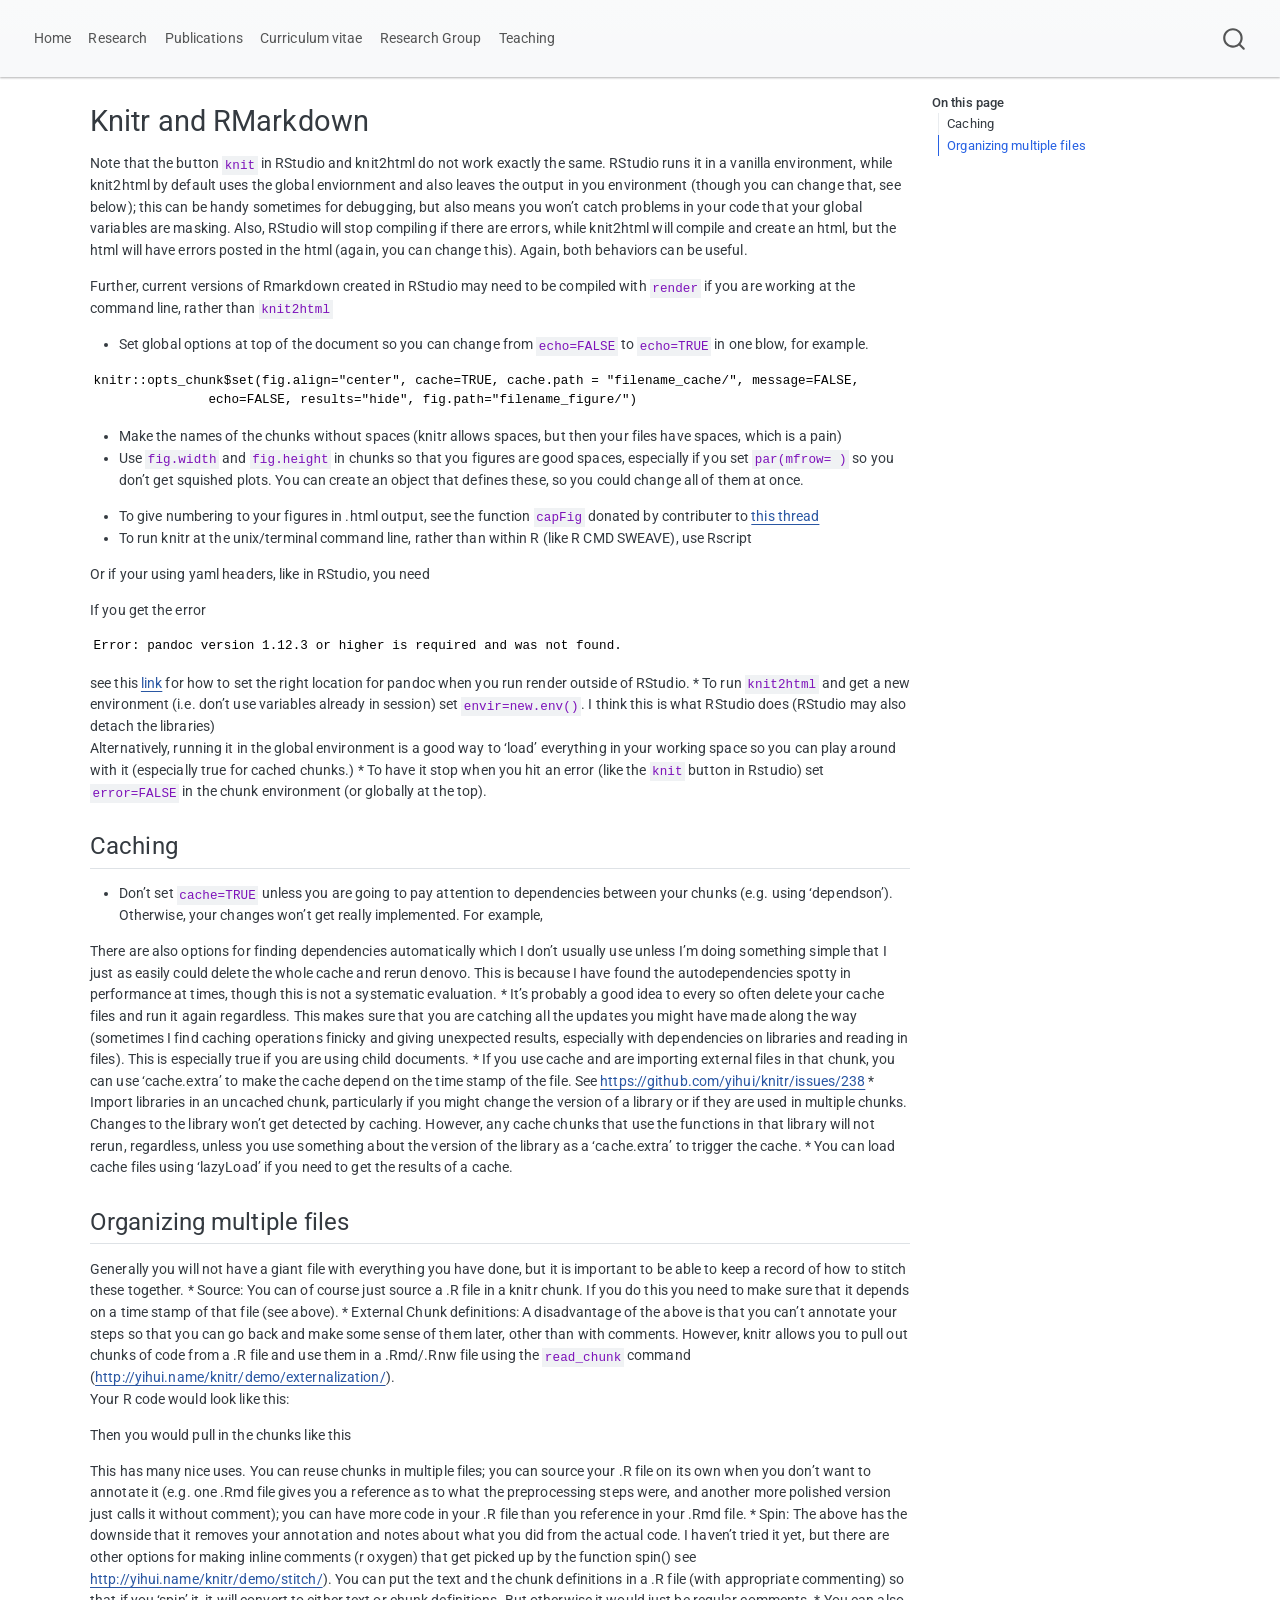
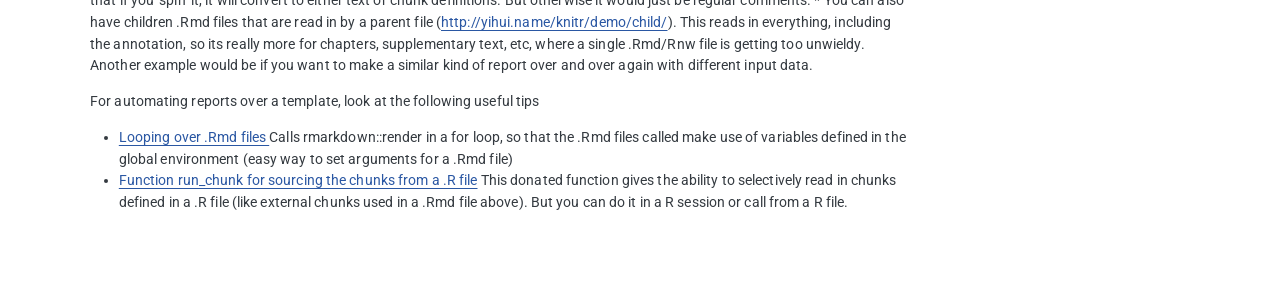
<file: computingGuidePages/knitrtips.html>
<!DOCTYPE html>
<html xmlns="http://www.w3.org/1999/xhtml" lang="en" xml:lang="en"><head>

<meta charset="utf-8">
<meta name="generator" content="quarto-1.10.18">

<meta name="viewport" content="width=device-width, initial-scale=1.0, user-scalable=yes">


<title>Knitr and RMarkdown – Elizabeth Purdom</title>
<style>
/* Default styles provided by pandoc.
** See https://pandoc.org/MANUAL.html#variables-for-html for config info.
*/
span.smallcaps{font-variant: small-caps;}
div.columns{display: flex; gap: 1.5em;}
div.column{flex: auto;}
@media screen {
div.columns{gap: min(4vw, 1.5em);}
div.column{overflow-x: auto;}
}
div.hanging-indent{margin-left: 1.5em; text-indent: -1.5em;}
ul.task-list{list-style: none;}
ul.task-list li input[type="checkbox"] {
  width: 0.8em;
  margin: 0 0.8em 0.2em -1em; /* quarto-specific, see https://github.com/quarto-dev/quarto-cli/issues/4556 */ 
  vertical-align: middle;
}
</style>


<script src="../site_libs/quarto-nav/quarto-nav.js"></script>
<script src="../site_libs/quarto-nav/headroom.min.js"></script>
<script src="../site_libs/clipboard/clipboard.min.js"></script>
<script src="../site_libs/quarto-search/autocomplete.umd.js"></script>
<script src="../site_libs/quarto-search/fuse.min.js"></script>
<script src="../site_libs/quarto-search/quarto-search.js"></script>
<meta name="quarto:offset" content="../">
<script src="../site_libs/quarto-html/quarto.js" type="module"></script>
<script src="../site_libs/quarto-html/tabsets/tabsets.js" type="module"></script>
<script src="../site_libs/quarto-html/popper.min.js"></script>
<script src="../site_libs/quarto-html/tippy.umd.min.js"></script>
<script src="../site_libs/quarto-html/anchor.min.js"></script>
<link href="../site_libs/quarto-html/tippy.css" rel="stylesheet">
<link href="../site_libs/quarto-html/quarto-syntax-highlighting-64a204ab8560d761af7679ceaba22944.css" rel="stylesheet" id="quarto-text-highlighting-styles">
<script src="../site_libs/bootstrap/bootstrap.min.js"></script>
<link href="../site_libs/bootstrap/bootstrap-icons.css" rel="stylesheet">
<link href="../site_libs/bootstrap/bootstrap-aaf155e9cbe6bda6e74413789909d5fa.min.css" rel="stylesheet" append-hash="true" id="quarto-bootstrap" data-mode="light">
<script id="quarto-search-options" type="application/json">{
  "location": "navbar",
  "copy-button": false,
  "collapse-after": 3,
  "panel-placement": "end",
  "type": "overlay",
  "limit": 50,
  "keyboard-shortcut": [
    "f",
    "/",
    "s"
  ],
  "show-item-context": false,
  "language": {
    "search-no-results-text": "No results",
    "search-matching-documents-text": "matching documents",
    "search-copy-link-title": "Copy link to search",
    "search-hide-matches-text": "Hide additional matches",
    "search-more-match-text": "more match in this document",
    "search-more-matches-text": "more matches in this document",
    "search-clear-button-title": "Clear",
    "search-text-placeholder": "",
    "search-detached-cancel-button-title": "Cancel",
    "search-submit-button-title": "Submit",
    "search-label": "Search"
  }
}</script>
<script async="" src="https://siteimproveanalytics.com/js/siteanalyze_6294756.js"></script>


<link rel="stylesheet" href="../styles.css">
</head>

<body class="nav-fixed quarto-light">

<div id="quarto-search-results"></div>
  <header id="quarto-header" class="headroom fixed-top">
    <nav class="navbar navbar-expand-lg " data-bs-theme="dark">
      <div class="navbar-container container-fluid">
            <div id="quarto-search" class="" title="Search"></div>
          <button class="navbar-toggler" type="button" data-bs-toggle="collapse" data-bs-target="#navbarCollapse" aria-controls="navbarCollapse" role="menu" aria-expanded="false" aria-label="Toggle navigation" onclick="if (window.quartoToggleHeadroom) { window.quartoToggleHeadroom(); }">
  <span class="navbar-toggler-icon"></span>
</button>
          <div class="collapse navbar-collapse" id="navbarCollapse">
            <ul class="navbar-nav navbar-nav-scroll me-auto">
  <li class="nav-item">
    <a class="nav-link" href="../index.html"> 
<span class="menu-text">Home</span></a>
  </li>  
  <li class="nav-item">
    <a class="nav-link" href="../research.html"> 
<span class="menu-text">Research</span></a>
  </li>  
  <li class="nav-item">
    <a class="nav-link" href="../bibfiles/autopublications.html"> 
<span class="menu-text">Publications</span></a>
  </li>  
  <li class="nav-item">
    <a class="nav-link" href="../biography.html"> 
<span class="menu-text">Curriculum vitae</span></a>
  </li>  
  <li class="nav-item">
    <a class="nav-link" href="../people.html"> 
<span class="menu-text">Research Group</span></a>
  </li>  
  <li class="nav-item">
    <a class="nav-link" href="../teaching.html"> 
<span class="menu-text">Teaching</span></a>
  </li>  
</ul>
          </div> <!-- /navcollapse -->
            <div class="quarto-navbar-tools">
</div>
      </div> <!-- /container-fluid -->
    </nav>
</header>
<!-- content -->
<div id="quarto-content" class="quarto-container page-columns page-rows-contents page-layout-full page-navbar">
<!-- sidebar -->
<!-- margin-sidebar -->
    <div id="quarto-margin-sidebar" class="sidebar margin-sidebar">
        <nav id="TOC" role="doc-toc" class="toc-active">
    <h2 id="toc-title">On this page</h2>
   
  <ul>
  <li><a href="#caching" id="toc-caching" class="nav-link active" data-scroll-target="#caching">Caching</a></li>
  <li><a href="#organizing-multiple-files" id="toc-organizing-multiple-files" class="nav-link" data-scroll-target="#organizing-multiple-files">Organizing multiple files</a></li>
  </ul>
</nav>
    </div>
<!-- main -->
<main class="content column-page-left" id="quarto-document-content">

<header id="title-block-header" class="quarto-title-block default">
<div class="quarto-title">
<h1 class="title">Knitr and RMarkdown</h1>
</div>



<div class="quarto-title-meta column-page-left">

    
  
    
  </div>
  


</header>


<p>Note that the button <code>knit</code> in RStudio and knit2html do not work exactly the same. RStudio runs it in a vanilla environment, while knit2html by default uses the global enviornment and also leaves the output in you environment (though you can change that, see below); this can be handy sometimes for debugging, but also means you won’t catch problems in your code that your global variables are masking. Also, RStudio will stop compiling if there are errors, while knit2html will compile and create an html, but the html will have errors posted in the html (again, you can change this). Again, both behaviors can be useful.</p>
<p>Further, current versions of Rmarkdown created in RStudio may need to be compiled with <code>render</code> if you are working at the command line, rather than <code>knit2html</code></p>
<ul>
<li>Set global options at top of the document so you can change from <code>echo=FALSE</code> to <code>echo=TRUE</code> in one blow, for example.</li>
</ul>
<pre><code>knitr::opts_chunk$set(fig.align="center", cache=TRUE, cache.path = "filename_cache/", message=FALSE,
               echo=FALSE, results="hide", fig.path="filename_figure/")</code></pre>
<ul>
<li>Make the names of the chunks without spaces (knitr allows spaces, but then your files have spaces, which is a pain)</li>
<li>Use <code>fig.width</code> and <code>fig.height</code> in chunks so that you figures are good spaces, especially if you set <code>par(mfrow= )</code> so you don’t get squished plots. You can create an object that defines these, so you could change all of them at once.</li>
</ul>
<ul>
<li>To give numbering to your figures in .html output, see the function <code>capFig</code> donated by contributer to <a href="https://stackoverflow.com/questions/37116632/rmarkdown-html-number-figures">this thread</a></li>
<li>To run knitr at the unix/terminal command line, rather than within R (like R CMD SWEAVE), use Rscript</li>
</ul>
<p>Or if your using yaml headers, like in RStudio, you need</p>
<p>If you get the error</p>
<pre><code>Error: pandoc version 1.12.3 or higher is required and was not found.</code></pre>
<p>see this <a href="http://stackoverflow.com/questions/28432607/pandoc-version-1-12-3-or-higher-is-required-and-was-not-found-r-shiny">link</a> for how to set the right location for pandoc when you run render outside of RStudio. * To run <code>knit2html</code> and get a new environment (i.e.&nbsp;don’t use variables already in session) set <code>envir=new.env()</code>. I think this is what RStudio does (RStudio may also detach the libraries)<br>
Alternatively, running it in the global environment is a good way to ‘load’ everything in your working space so you can play around with it (especially true for cached chunks.) * To have it stop when you hit an error (like the <code>knit</code> button in Rstudio) set <code>error=FALSE</code> in the chunk environment (or globally at the top).</p>
<section id="caching" class="level2">
<h2 class="anchored" data-anchor-id="caching">Caching</h2>
<ul>
<li>Don’t set <code>cache=TRUE</code> unless you are going to pay attention to dependencies between your chunks (e.g.&nbsp;using ‘dependson’). Otherwise, your changes won’t get really implemented. For example,</li>
</ul>
<p>There are also options for finding dependencies automatically which I don’t usually use unless I’m doing something simple that I just as easily could delete the whole cache and rerun denovo. This is because I have found the autodependencies spotty in performance at times, though this is not a systematic evaluation. * It’s probably a good idea to every so often delete your cache files and run it again regardless. This makes sure that you are catching all the updates you might have made along the way (sometimes I find caching operations finicky and giving unexpected results, especially with dependencies on libraries and reading in files). This is especially true if you are using child documents. * If you use cache and are importing external files in that chunk, you can use ‘cache.extra’ to make the cache depend on the time stamp of the file. See <a href="https://github.com/yihui/knitr/issues/238">https://github.com/yihui/knitr/issues/238</a> * Import libraries in an uncached chunk, particularly if you might change the version of a library or if they are used in multiple chunks. Changes to the library won’t get detected by caching. However, any cache chunks that use the functions in that library will not rerun, regardless, unless you use something about the version of the library as a ‘cache.extra’ to trigger the cache. * You can load cache files using ‘lazyLoad’ if you need to get the results of a cache.</p>
</section>
<section id="organizing-multiple-files" class="level2">
<h2 class="anchored" data-anchor-id="organizing-multiple-files">Organizing multiple files</h2>
<p>Generally you will not have a giant file with everything you have done, but it is important to be able to keep a record of how to stitch these together. * Source: You can of course just source a .R file in a knitr chunk. If you do this you need to make sure that it depends on a time stamp of that file (see above). * External Chunk definitions: A disadvantage of the above is that you can’t annotate your steps so that you can go back and make some sense of them later, other than with comments. However, knitr allows you to pull out chunks of code from a .R file and use them in a .Rmd/.Rnw file using the <code>read_chunk</code> command (<a href="http://yihui.name/knitr/demo/externalization">http://yihui.name/knitr/demo/externalization/</a>).<br>
Your R code would look like this:</p>
<p>Then you would pull in the chunks like this</p>
<p>This has many nice uses. You can reuse chunks in multiple files; you can source your .R file on its own when you don’t want to annotate it (e.g.&nbsp;one .Rmd file gives you a reference as to what the preprocessing steps were, and another more polished version just calls it without comment); you can have more code in your .R file than you reference in your .Rmd file. * Spin: The above has the downside that it removes your annotation and notes about what you did from the actual code. I haven’t tried it yet, but there are other options for making inline comments (r oxygen) that get picked up by the function spin() see <a href="http://yihui.name/knitr/demo/stitch">http://yihui.name/knitr/demo/stitch/</a>). You can put the text and the chunk definitions in a .R file (with appropriate commenting) so that if you ‘spin’ it, it will convert to either text or chunk definitions. But otherwise it would just be regular comments. * You can also have children .Rmd files that are read in by a parent file (<a href="http://yihui.name/knitr/demo/child">http://yihui.name/knitr/demo/child/</a>). This reads in everything, including the annotation, so its really more for chapters, supplementary text, etc, where a single .Rmd/Rnw file is getting too unwieldy. Another example would be if you want to make a similar kind of report over and over again with different input data.</p>
<p>For automating reports over a template, look at the following useful tips</p>
<ul>
<li><a href="http://www.reed.edu/data-at-reed/software/R/markdown_multiple_reports.html"> Looping over .Rmd files </a> Calls rmarkdown::render in a for loop, so that the .Rmd files called make use of variables defined in the global environment (easy way to set arguments for a .Rmd file)</li>
<li><a href="https://stackoverflow.com/questions/15501622/making-knitr-run-a-r-script-do-i-use-read-chunk-or-source">Function run_chunk for sourcing the chunks from a .R file</a> This donated function gives the ability to selectively read in chunks defined in a .R file (like external chunks used in a .Rmd file above). But you can do it in a R session or call from a R file.</li>
</ul>


</section>

</main> <!-- /main -->
<script id="quarto-html-after-body" type="application/javascript">
  window.document.addEventListener("DOMContentLoaded", function (event) {
    const icon = "";
    const anchorJS = new window.AnchorJS();
    anchorJS.options = {
      placement: 'right',
      icon: icon
    };
    anchorJS.add('.anchored');
    const isCodeAnnotation = (el) => {
      for (const clz of el.classList) {
        if (clz.startsWith('code-annotation-')) {                     
          return true;
        }
      }
      return false;
    }
    const onCopySuccess = function(e) {
      // button target
      const button = e.trigger;
      // don't keep focus
      button.blur();
      // flash "checked"
      button.classList.add('code-copy-button-checked');
      var currentTitle = button.getAttribute("title");
      button.setAttribute("title", "Copied!");
      let tooltip;
      if (window.bootstrap) {
        button.setAttribute("data-bs-toggle", "tooltip");
        button.setAttribute("data-bs-placement", "left");
        button.setAttribute("data-bs-title", "Copied!");
        tooltip = new bootstrap.Tooltip(button, 
          { trigger: "manual", 
            customClass: "code-copy-button-tooltip",
            offset: [0, -8]});
        tooltip.show();    
      }
      setTimeout(function() {
        if (tooltip) {
          tooltip.hide();
          button.removeAttribute("data-bs-title");
          button.removeAttribute("data-bs-toggle");
          button.removeAttribute("data-bs-placement");
        }
        button.setAttribute("title", currentTitle);
        button.classList.remove('code-copy-button-checked');
      }, 1000);
      // clear code selection
      e.clearSelection();
    }
    const getTextToCopy = function(trigger) {
      const outerScaffold = trigger.parentElement.cloneNode(true);
      const codeEl = outerScaffold.querySelector('code');
      for (const childEl of codeEl.children) {
        if (isCodeAnnotation(childEl)) {
          childEl.remove();
        }
      }
      return codeEl.innerText;
    }
    const clipboard = new window.ClipboardJS('.code-copy-button:not([data-in-quarto-modal])', {
      text: getTextToCopy
    });
    clipboard.on('success', onCopySuccess);
    if (window.document.getElementById('quarto-embedded-source-code-modal')) {
      const clipboardModal = new window.ClipboardJS('.code-copy-button[data-in-quarto-modal]', {
        text: getTextToCopy,
        container: window.document.getElementById('quarto-embedded-source-code-modal')
      });
      clipboardModal.on('success', onCopySuccess);
    }
      var localhostRegex = new RegExp(/^(?:http|https):\/\/localhost\:?[0-9]*\//);
      var mailtoRegex = new RegExp(/^mailto:/);
        var filterRegex = new RegExp("https:\/\/purdom\.stat\.berkeley\.edu");
      var isInternal = (href) => {
          return filterRegex.test(href) || localhostRegex.test(href) || mailtoRegex.test(href);
      }
      // Inspect non-navigation links and adorn them if external
     var links = window.document.querySelectorAll('a[href]:not(.nav-link):not(.navbar-brand):not(.toc-action):not(.sidebar-link):not(.sidebar-item-toggle):not(.pagination-link):not(.no-external):not([aria-hidden]):not(.dropdown-item):not(.quarto-navigation-tool):not(.about-link)');
      for (var i=0; i<links.length; i++) {
        const link = links[i];
        if (!isInternal(link.href)) {
          // undo the damage that might have been done by quarto-nav.js in the case of
          // links that we want to consider external
          if (link.dataset.originalHref !== undefined) {
            link.href = link.dataset.originalHref;
          }
        }
      }
    function tippyHover(el, contentFn, onTriggerFn, onUntriggerFn) {
      const config = {
        allowHTML: true,
        maxWidth: 500,
        delay: 100,
        arrow: false,
        appendTo: function(el) {
            return el.parentElement;
        },
        interactive: true,
        interactiveBorder: 10,
        theme: 'quarto',
        placement: 'bottom-start',
      };
      if (contentFn) {
        config.content = contentFn;
      }
      if (onTriggerFn) {
        config.onTrigger = onTriggerFn;
      }
      if (onUntriggerFn) {
        config.onUntrigger = onUntriggerFn;
      }
      window.tippy(el, config); 
    }
    const noterefs = window.document.querySelectorAll('a[role="doc-noteref"]');
    for (var i=0; i<noterefs.length; i++) {
      const ref = noterefs[i];
      tippyHover(ref, function() {
        // use id or data attribute instead here
        let href = ref.getAttribute('data-footnote-href') || ref.getAttribute('href');
        try { href = new URL(href).hash; } catch {}
        const id = href.replace(/^#\/?/, "");
        const note = window.document.getElementById(id);
        if (note) {
          return note.innerHTML;
        } else {
          return "";
        }
      });
    }
    const xrefs = window.document.querySelectorAll('a.quarto-xref');
    const processXRef = (id, note) => {
      // Strip column container classes
      const stripColumnClz = (el) => {
        el.classList.remove("page-full", "page-columns");
        if (el.children) {
          for (const child of el.children) {
            stripColumnClz(child);
          }
        }
      }
      stripColumnClz(note)
      if (id === null || id.startsWith('sec-')) {
        // Special case sections, only their first couple elements
        const container = document.createElement("div");
        if (note.children && note.children.length > 2) {
          container.appendChild(note.children[0].cloneNode(true));
          for (let i = 1; i < note.children.length; i++) {
            const child = note.children[i];
            if (child.tagName === "P" && child.innerText === "") {
              continue;
            } else {
              container.appendChild(child.cloneNode(true));
              break;
            }
          }
          if (window.Quarto?.typesetMath) {
            window.Quarto.typesetMath(container);
          }
          return container.innerHTML
        } else {
          if (window.Quarto?.typesetMath) {
            window.Quarto.typesetMath(note);
          }
          return note.innerHTML;
        }
      } else {
        // Remove any anchor links if they are present
        const anchorLink = note.querySelector('a.anchorjs-link');
        if (anchorLink) {
          anchorLink.remove();
        }
        if (window.Quarto?.typesetMath) {
          window.Quarto.typesetMath(note);
        }
        if (note.classList.contains("callout")) {
          return note.outerHTML;
        } else {
          return note.innerHTML;
        }
      }
    }
    for (var i=0; i<xrefs.length; i++) {
      const xref = xrefs[i];
      tippyHover(xref, undefined, function(instance) {
        instance.disable();
        let url = xref.getAttribute('href');
        let hash = undefined; 
        if (url.startsWith('#')) {
          hash = url;
        } else {
          try { hash = new URL(url).hash; } catch {}
        }
        if (hash) {
          const id = hash.replace(/^#\/?/, "");
          const note = window.document.getElementById(id);
          if (note !== null) {
            try {
              const html = processXRef(id, note.cloneNode(true));
              instance.setContent(html);
            } finally {
              instance.enable();
              instance.show();
            }
          } else {
            // See if we can fetch this
            fetch(url.split('#')[0])
            .then(res => res.text())
            .then(html => {
              const parser = new DOMParser();
              const htmlDoc = parser.parseFromString(html, "text/html");
              const note = htmlDoc.getElementById(id);
              if (note !== null) {
                const html = processXRef(id, note);
                instance.setContent(html);
              } 
            }).finally(() => {
              instance.enable();
              instance.show();
            });
          }
        } else {
          // See if we can fetch a full url (with no hash to target)
          // This is a special case and we should probably do some content thinning / targeting
          fetch(url)
          .then(res => res.text())
          .then(html => {
            const parser = new DOMParser();
            const htmlDoc = parser.parseFromString(html, "text/html");
            const note = htmlDoc.querySelector('main.content');
            if (note !== null) {
              // This should only happen for chapter cross references
              // (since there is no id in the URL)
              // remove the first header
              if (note.children.length > 0 && note.children[0].tagName === "HEADER") {
                note.children[0].remove();
              }
              const html = processXRef(null, note);
              instance.setContent(html);
            } 
          }).finally(() => {
            instance.enable();
            instance.show();
          });
        }
      }, function(instance) {
      });
    }
        let selectedAnnoteEl;
        const selectorForAnnotation = ( cell, annotation) => {
          let cellAttr = 'data-code-cell="' + cell + '"';
          let lineAttr = 'data-code-annotation="' +  annotation + '"';
          const selector = 'span[' + cellAttr + '][' + lineAttr + ']';
          return selector;
        }
        const selectCodeLines = (annoteEl) => {
          const doc = window.document;
          const targetCell = annoteEl.getAttribute("data-target-cell");
          const targetAnnotation = annoteEl.getAttribute("data-target-annotation");
          const annoteSpan = window.document.querySelector(selectorForAnnotation(targetCell, targetAnnotation));
          const lines = annoteSpan.getAttribute("data-code-lines").split(",");
          const lineIds = lines.map((line) => {
            return targetCell + "-" + line;
          })
          let top = null;
          let height = null;
          let parent = null;
          if (lineIds.length > 0) {
              //compute the position of the single el (top and bottom and make a div)
              const el = window.document.getElementById(lineIds[0]);
              top = el.offsetTop;
              height = el.offsetHeight;
              parent = el.parentElement.parentElement;
            if (lineIds.length > 1) {
              const lastEl = window.document.getElementById(lineIds[lineIds.length - 1]);
              const bottom = lastEl.offsetTop + lastEl.offsetHeight;
              height = bottom - top;
            }
            if (top !== null && height !== null && parent !== null) {
              // cook up a div (if necessary) and position it 
              let div = window.document.getElementById("code-annotation-line-highlight");
              if (div === null) {
                div = window.document.createElement("div");
                div.setAttribute("id", "code-annotation-line-highlight");
                div.style.position = 'absolute';
                parent.appendChild(div);
              }
              div.style.top = top - 2 + "px";
              div.style.height = height + 4 + "px";
              div.style.left = 0;
              let gutterDiv = window.document.getElementById("code-annotation-line-highlight-gutter");
              if (gutterDiv === null) {
                gutterDiv = window.document.createElement("div");
                gutterDiv.setAttribute("id", "code-annotation-line-highlight-gutter");
                gutterDiv.style.position = 'absolute';
                const codeCell = window.document.getElementById(targetCell);
                const gutter = codeCell.querySelector('.code-annotation-gutter');
                gutter.appendChild(gutterDiv);
              }
              gutterDiv.style.top = top - 2 + "px";
              gutterDiv.style.height = height + 4 + "px";
            }
            selectedAnnoteEl = annoteEl;
          }
        };
        const unselectCodeLines = () => {
          const elementsIds = ["code-annotation-line-highlight", "code-annotation-line-highlight-gutter"];
          elementsIds.forEach((elId) => {
            const div = window.document.getElementById(elId);
            if (div) {
              div.remove();
            }
          });
          selectedAnnoteEl = undefined;
        };
          // Handle positioning of the toggle
      window.addEventListener(
        "resize",
        throttle(() => {
          elRect = undefined;
          if (selectedAnnoteEl) {
            selectCodeLines(selectedAnnoteEl);
          }
        }, 10)
      );
      function throttle(fn, ms) {
      let throttle = false;
      let timer;
        return (...args) => {
          if(!throttle) { // first call gets through
              fn.apply(this, args);
              throttle = true;
          } else { // all the others get throttled
              if(timer) clearTimeout(timer); // cancel #2
              timer = setTimeout(() => {
                fn.apply(this, args);
                timer = throttle = false;
              }, ms);
          }
        };
      }
        // Attach click handler to the DT
        const annoteDls = window.document.querySelectorAll('dt[data-target-cell]');
        for (const annoteDlNode of annoteDls) {
          annoteDlNode.addEventListener('click', (event) => {
            const clickedEl = event.target;
            if (clickedEl !== selectedAnnoteEl) {
              unselectCodeLines();
              const activeEl = window.document.querySelector('dt[data-target-cell].code-annotation-active');
              if (activeEl) {
                activeEl.classList.remove('code-annotation-active');
              }
              selectCodeLines(clickedEl);
              clickedEl.classList.add('code-annotation-active');
            } else {
              // Unselect the line
              unselectCodeLines();
              clickedEl.classList.remove('code-annotation-active');
            }
          });
        }
    const findCites = (el) => {
      const parentEl = el.parentElement;
      if (parentEl) {
        const cites = parentEl.dataset.cites;
        if (cites) {
          return {
            el,
            cites: cites.split(' ')
          };
        } else {
          return findCites(el.parentElement)
        }
      } else {
        return undefined;
      }
    };
    var bibliorefs = window.document.querySelectorAll('a[role="doc-biblioref"]');
    for (var i=0; i<bibliorefs.length; i++) {
      const ref = bibliorefs[i];
      const citeInfo = findCites(ref);
      if (citeInfo) {
        tippyHover(citeInfo.el, function() {
          var popup = window.document.createElement('div');
          citeInfo.cites.forEach(function(cite) {
            var citeDiv = window.document.createElement('div');
            citeDiv.classList.add('hanging-indent');
            citeDiv.classList.add('csl-entry');
            var biblioDiv = window.document.getElementById('ref-' + cite);
            if (biblioDiv) {
              citeDiv.innerHTML = biblioDiv.innerHTML;
            }
            popup.appendChild(citeDiv);
          });
          return popup.innerHTML;
        });
      }
    }
  });
  </script>
</div> <!-- /content -->




</body></html>
</file>
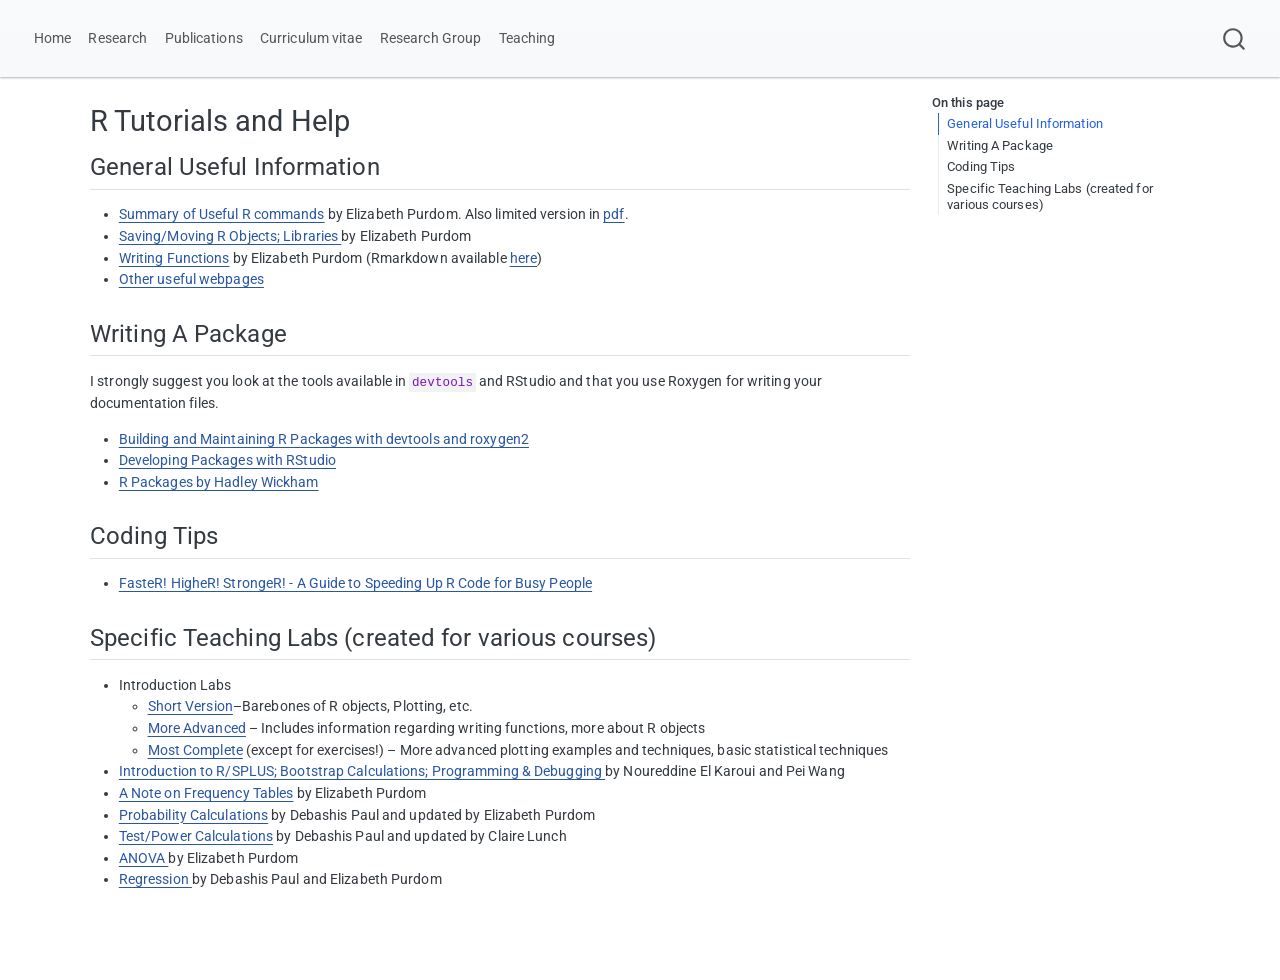
<file: computingGuidePages/rtips.html>
<!DOCTYPE html>
<html xmlns="http://www.w3.org/1999/xhtml" lang="en" xml:lang="en"><head>

<meta charset="utf-8">
<meta name="generator" content="quarto-1.10.18">

<meta name="viewport" content="width=device-width, initial-scale=1.0, user-scalable=yes">


<title>R Tutorials and Help – Elizabeth Purdom</title>
<style>
/* Default styles provided by pandoc.
** See https://pandoc.org/MANUAL.html#variables-for-html for config info.
*/
span.smallcaps{font-variant: small-caps;}
div.columns{display: flex; gap: 1.5em;}
div.column{flex: auto;}
@media screen {
div.columns{gap: min(4vw, 1.5em);}
div.column{overflow-x: auto;}
}
div.hanging-indent{margin-left: 1.5em; text-indent: -1.5em;}
ul.task-list{list-style: none;}
ul.task-list li input[type="checkbox"] {
  width: 0.8em;
  margin: 0 0.8em 0.2em -1em; /* quarto-specific, see https://github.com/quarto-dev/quarto-cli/issues/4556 */ 
  vertical-align: middle;
}
</style>


<script src="../site_libs/quarto-nav/quarto-nav.js"></script>
<script src="../site_libs/quarto-nav/headroom.min.js"></script>
<script src="../site_libs/clipboard/clipboard.min.js"></script>
<script src="../site_libs/quarto-search/autocomplete.umd.js"></script>
<script src="../site_libs/quarto-search/fuse.min.js"></script>
<script src="../site_libs/quarto-search/quarto-search.js"></script>
<meta name="quarto:offset" content="../">
<script src="../site_libs/quarto-html/quarto.js" type="module"></script>
<script src="../site_libs/quarto-html/tabsets/tabsets.js" type="module"></script>
<script src="../site_libs/quarto-html/popper.min.js"></script>
<script src="../site_libs/quarto-html/tippy.umd.min.js"></script>
<script src="../site_libs/quarto-html/anchor.min.js"></script>
<link href="../site_libs/quarto-html/tippy.css" rel="stylesheet">
<link href="../site_libs/quarto-html/quarto-syntax-highlighting-64a204ab8560d761af7679ceaba22944.css" rel="stylesheet" id="quarto-text-highlighting-styles">
<script src="../site_libs/bootstrap/bootstrap.min.js"></script>
<link href="../site_libs/bootstrap/bootstrap-icons.css" rel="stylesheet">
<link href="../site_libs/bootstrap/bootstrap-aaf155e9cbe6bda6e74413789909d5fa.min.css" rel="stylesheet" append-hash="true" id="quarto-bootstrap" data-mode="light">
<script id="quarto-search-options" type="application/json">{
  "location": "navbar",
  "copy-button": false,
  "collapse-after": 3,
  "panel-placement": "end",
  "type": "overlay",
  "limit": 50,
  "keyboard-shortcut": [
    "f",
    "/",
    "s"
  ],
  "show-item-context": false,
  "language": {
    "search-no-results-text": "No results",
    "search-matching-documents-text": "matching documents",
    "search-copy-link-title": "Copy link to search",
    "search-hide-matches-text": "Hide additional matches",
    "search-more-match-text": "more match in this document",
    "search-more-matches-text": "more matches in this document",
    "search-clear-button-title": "Clear",
    "search-text-placeholder": "",
    "search-detached-cancel-button-title": "Cancel",
    "search-submit-button-title": "Submit",
    "search-label": "Search"
  }
}</script>
<script async="" src="https://siteimproveanalytics.com/js/siteanalyze_6294756.js"></script>


<link rel="stylesheet" href="../styles.css">
</head>

<body class="nav-fixed quarto-light">

<div id="quarto-search-results"></div>
  <header id="quarto-header" class="headroom fixed-top">
    <nav class="navbar navbar-expand-lg " data-bs-theme="dark">
      <div class="navbar-container container-fluid">
            <div id="quarto-search" class="" title="Search"></div>
          <button class="navbar-toggler" type="button" data-bs-toggle="collapse" data-bs-target="#navbarCollapse" aria-controls="navbarCollapse" role="menu" aria-expanded="false" aria-label="Toggle navigation" onclick="if (window.quartoToggleHeadroom) { window.quartoToggleHeadroom(); }">
  <span class="navbar-toggler-icon"></span>
</button>
          <div class="collapse navbar-collapse" id="navbarCollapse">
            <ul class="navbar-nav navbar-nav-scroll me-auto">
  <li class="nav-item">
    <a class="nav-link" href="../index.html"> 
<span class="menu-text">Home</span></a>
  </li>  
  <li class="nav-item">
    <a class="nav-link" href="../research.html"> 
<span class="menu-text">Research</span></a>
  </li>  
  <li class="nav-item">
    <a class="nav-link" href="../bibfiles/autopublications.html"> 
<span class="menu-text">Publications</span></a>
  </li>  
  <li class="nav-item">
    <a class="nav-link" href="../biography.html"> 
<span class="menu-text">Curriculum vitae</span></a>
  </li>  
  <li class="nav-item">
    <a class="nav-link" href="../people.html"> 
<span class="menu-text">Research Group</span></a>
  </li>  
  <li class="nav-item">
    <a class="nav-link" href="../teaching.html"> 
<span class="menu-text">Teaching</span></a>
  </li>  
</ul>
          </div> <!-- /navcollapse -->
            <div class="quarto-navbar-tools">
</div>
      </div> <!-- /container-fluid -->
    </nav>
</header>
<!-- content -->
<div id="quarto-content" class="quarto-container page-columns page-rows-contents page-layout-full page-navbar">
<!-- sidebar -->
<!-- margin-sidebar -->
    <div id="quarto-margin-sidebar" class="sidebar margin-sidebar">
        <nav id="TOC" role="doc-toc" class="toc-active">
    <h2 id="toc-title">On this page</h2>
   
  <ul>
  <li><a href="#general-useful-information" id="toc-general-useful-information" class="nav-link active" data-scroll-target="#general-useful-information">General Useful Information</a></li>
  <li><a href="#writing-a-package" id="toc-writing-a-package" class="nav-link" data-scroll-target="#writing-a-package">Writing A Package</a></li>
  <li><a href="#coding-tips" id="toc-coding-tips" class="nav-link" data-scroll-target="#coding-tips">Coding Tips</a></li>
  <li><a href="#specific-teaching-labs-created-for-various-courses" id="toc-specific-teaching-labs-created-for-various-courses" class="nav-link" data-scroll-target="#specific-teaching-labs-created-for-various-courses">Specific Teaching Labs (created for various courses)</a></li>
  </ul>
</nav>
    </div>
<!-- main -->
<main class="content column-page-left" id="quarto-document-content">

<header id="title-block-header" class="quarto-title-block default">
<div class="quarto-title">
<h1 class="title">R Tutorials and Help</h1>
</div>



<div class="quarto-title-meta column-page-left">

    
  
    
  </div>
  


</header>


<section id="general-useful-information" class="level2">
<h2 class="anchored" data-anchor-id="general-useful-information">General Useful Information</h2>
<ul>
<li><a href="RStuff/RCommands/index.html">Summary of Useful R commands</a> by Elizabeth Purdom. Also limited version in <a href="RStuff/RNotes.pdf">pdf</a>.</li>
<li><a href="RStuff/Saving/Saving.html"> Saving/Moving R Objects; Libraries </a> by Elizabeth Purdom</li>
<li><a href="RStuff/WritingFunctions.html">Writing Functions</a> by Elizabeth Purdom (Rmarkdown available <a href="RStuff/WritingFunction.Rmd">here</a>)</li>
<li><a href="RStuff/UsefulRpages.html">Other useful webpages</a></li>
</ul>
</section>
<section id="writing-a-package" class="level2">
<h2 class="anchored" data-anchor-id="writing-a-package">Writing A Package</h2>
<p>I strongly suggest you look at the tools available in <code>devtools</code> and RStudio and that you use Roxygen for writing your documentation files.</p>
<ul>
<li><a href="http://thepoliticalmethodologist.com/2014/08/14/building-and-maintaining-r-packages-with-devtools-and-roxygen2/">Building and Maintaining R Packages with devtools and roxygen2</a></li><a href="http://thepoliticalmethodologist.com/2014/08/14/building-and-maintaining-r-packages-with-devtools-and-roxygen2/">
</a><li><a href="http://thepoliticalmethodologist.com/2014/08/14/building-and-maintaining-r-packages-with-devtools-and-roxygen2/"></a><a href="https://support.rstudio.com/hc/en-us/articles/200486488-Developing-Packages-with-RStudio">Developing Packages with RStudio</a></li>
<li><a href="http://r-pkgs.had.co.nz">R Packages by Hadley Wickham</a></li>
</ul>
</section>
<section id="coding-tips" class="level2">
<h2 class="anchored" data-anchor-id="coding-tips">Coding Tips</h2>
<ul>
<li><a href="http://www.noamross.net/blog/2013/4/25/faster-talk.html"> FasteR! HigheR! StrongeR! - A Guide to Speeding Up R Code for Busy People</a></li>
</ul>
</section>
<section id="specific-teaching-labs-created-for-various-courses" class="level2">
<h2 class="anchored" data-anchor-id="specific-teaching-labs-created-for-various-courses">Specific Teaching Labs (created for various courses)</h2>
<ul>
<li>Introduction Labs
<ul>
<li><a href="RStuff/RLabShort/index.html"> Short Version</a>–Barebones of R objects, Plotting, etc.</li>
<li><a href="RStuff/RLabAdv/index.html"> More Advanced</a> – Includes information regarding writing functions, more about R objects</li>
<li><a href="RStuff/BrownLab/index.html"> Most Complete</a> (except for exercises!) – More advanced plotting examples and techniques, basic statistical techniques</li>
</ul></li>
<li><a href="RStuff/314introR.htm"> Introduction to R/SPLUS; Bootstrap Calculations; Programming &amp; Debugging </a>by Noureddine El Karoui and Pei Wang</li>
<li><a href="RStuff/freqnote.htm"> A Note on Frequency Tables</a> by Elizabeth Purdom</li>
<li><a href="RStuff/RLab2/index.html">Probability Calculations</a> by Debashis Paul and updated by Elizabeth Purdom</li>
<li><a href="RStuff/RLab3/index.html">Test/Power Calculations</a> by Debashis Paul and updated by Claire Lunch</li>
<li><a href="RStuff/RLab4/RLab4.html"> ANOVA </a> by Elizabeth Purdom</li>
<li><a href="RStuff/RLAB5/RLAB5.html"> Regression </a> by Debashis Paul and Elizabeth Purdom</li>
</ul>


</section>

</main> <!-- /main -->
<script id="quarto-html-after-body" type="application/javascript">
  window.document.addEventListener("DOMContentLoaded", function (event) {
    const icon = "";
    const anchorJS = new window.AnchorJS();
    anchorJS.options = {
      placement: 'right',
      icon: icon
    };
    anchorJS.add('.anchored');
    const isCodeAnnotation = (el) => {
      for (const clz of el.classList) {
        if (clz.startsWith('code-annotation-')) {                     
          return true;
        }
      }
      return false;
    }
    const onCopySuccess = function(e) {
      // button target
      const button = e.trigger;
      // don't keep focus
      button.blur();
      // flash "checked"
      button.classList.add('code-copy-button-checked');
      var currentTitle = button.getAttribute("title");
      button.setAttribute("title", "Copied!");
      let tooltip;
      if (window.bootstrap) {
        button.setAttribute("data-bs-toggle", "tooltip");
        button.setAttribute("data-bs-placement", "left");
        button.setAttribute("data-bs-title", "Copied!");
        tooltip = new bootstrap.Tooltip(button, 
          { trigger: "manual", 
            customClass: "code-copy-button-tooltip",
            offset: [0, -8]});
        tooltip.show();    
      }
      setTimeout(function() {
        if (tooltip) {
          tooltip.hide();
          button.removeAttribute("data-bs-title");
          button.removeAttribute("data-bs-toggle");
          button.removeAttribute("data-bs-placement");
        }
        button.setAttribute("title", currentTitle);
        button.classList.remove('code-copy-button-checked');
      }, 1000);
      // clear code selection
      e.clearSelection();
    }
    const getTextToCopy = function(trigger) {
      const outerScaffold = trigger.parentElement.cloneNode(true);
      const codeEl = outerScaffold.querySelector('code');
      for (const childEl of codeEl.children) {
        if (isCodeAnnotation(childEl)) {
          childEl.remove();
        }
      }
      return codeEl.innerText;
    }
    const clipboard = new window.ClipboardJS('.code-copy-button:not([data-in-quarto-modal])', {
      text: getTextToCopy
    });
    clipboard.on('success', onCopySuccess);
    if (window.document.getElementById('quarto-embedded-source-code-modal')) {
      const clipboardModal = new window.ClipboardJS('.code-copy-button[data-in-quarto-modal]', {
        text: getTextToCopy,
        container: window.document.getElementById('quarto-embedded-source-code-modal')
      });
      clipboardModal.on('success', onCopySuccess);
    }
      var localhostRegex = new RegExp(/^(?:http|https):\/\/localhost\:?[0-9]*\//);
      var mailtoRegex = new RegExp(/^mailto:/);
        var filterRegex = new RegExp("https:\/\/purdom\.stat\.berkeley\.edu");
      var isInternal = (href) => {
          return filterRegex.test(href) || localhostRegex.test(href) || mailtoRegex.test(href);
      }
      // Inspect non-navigation links and adorn them if external
     var links = window.document.querySelectorAll('a[href]:not(.nav-link):not(.navbar-brand):not(.toc-action):not(.sidebar-link):not(.sidebar-item-toggle):not(.pagination-link):not(.no-external):not([aria-hidden]):not(.dropdown-item):not(.quarto-navigation-tool):not(.about-link)');
      for (var i=0; i<links.length; i++) {
        const link = links[i];
        if (!isInternal(link.href)) {
          // undo the damage that might have been done by quarto-nav.js in the case of
          // links that we want to consider external
          if (link.dataset.originalHref !== undefined) {
            link.href = link.dataset.originalHref;
          }
        }
      }
    function tippyHover(el, contentFn, onTriggerFn, onUntriggerFn) {
      const config = {
        allowHTML: true,
        maxWidth: 500,
        delay: 100,
        arrow: false,
        appendTo: function(el) {
            return el.parentElement;
        },
        interactive: true,
        interactiveBorder: 10,
        theme: 'quarto',
        placement: 'bottom-start',
      };
      if (contentFn) {
        config.content = contentFn;
      }
      if (onTriggerFn) {
        config.onTrigger = onTriggerFn;
      }
      if (onUntriggerFn) {
        config.onUntrigger = onUntriggerFn;
      }
      window.tippy(el, config); 
    }
    const noterefs = window.document.querySelectorAll('a[role="doc-noteref"]');
    for (var i=0; i<noterefs.length; i++) {
      const ref = noterefs[i];
      tippyHover(ref, function() {
        // use id or data attribute instead here
        let href = ref.getAttribute('data-footnote-href') || ref.getAttribute('href');
        try { href = new URL(href).hash; } catch {}
        const id = href.replace(/^#\/?/, "");
        const note = window.document.getElementById(id);
        if (note) {
          return note.innerHTML;
        } else {
          return "";
        }
      });
    }
    const xrefs = window.document.querySelectorAll('a.quarto-xref');
    const processXRef = (id, note) => {
      // Strip column container classes
      const stripColumnClz = (el) => {
        el.classList.remove("page-full", "page-columns");
        if (el.children) {
          for (const child of el.children) {
            stripColumnClz(child);
          }
        }
      }
      stripColumnClz(note)
      if (id === null || id.startsWith('sec-')) {
        // Special case sections, only their first couple elements
        const container = document.createElement("div");
        if (note.children && note.children.length > 2) {
          container.appendChild(note.children[0].cloneNode(true));
          for (let i = 1; i < note.children.length; i++) {
            const child = note.children[i];
            if (child.tagName === "P" && child.innerText === "") {
              continue;
            } else {
              container.appendChild(child.cloneNode(true));
              break;
            }
          }
          if (window.Quarto?.typesetMath) {
            window.Quarto.typesetMath(container);
          }
          return container.innerHTML
        } else {
          if (window.Quarto?.typesetMath) {
            window.Quarto.typesetMath(note);
          }
          return note.innerHTML;
        }
      } else {
        // Remove any anchor links if they are present
        const anchorLink = note.querySelector('a.anchorjs-link');
        if (anchorLink) {
          anchorLink.remove();
        }
        if (window.Quarto?.typesetMath) {
          window.Quarto.typesetMath(note);
        }
        if (note.classList.contains("callout")) {
          return note.outerHTML;
        } else {
          return note.innerHTML;
        }
      }
    }
    for (var i=0; i<xrefs.length; i++) {
      const xref = xrefs[i];
      tippyHover(xref, undefined, function(instance) {
        instance.disable();
        let url = xref.getAttribute('href');
        let hash = undefined; 
        if (url.startsWith('#')) {
          hash = url;
        } else {
          try { hash = new URL(url).hash; } catch {}
        }
        if (hash) {
          const id = hash.replace(/^#\/?/, "");
          const note = window.document.getElementById(id);
          if (note !== null) {
            try {
              const html = processXRef(id, note.cloneNode(true));
              instance.setContent(html);
            } finally {
              instance.enable();
              instance.show();
            }
          } else {
            // See if we can fetch this
            fetch(url.split('#')[0])
            .then(res => res.text())
            .then(html => {
              const parser = new DOMParser();
              const htmlDoc = parser.parseFromString(html, "text/html");
              const note = htmlDoc.getElementById(id);
              if (note !== null) {
                const html = processXRef(id, note);
                instance.setContent(html);
              } 
            }).finally(() => {
              instance.enable();
              instance.show();
            });
          }
        } else {
          // See if we can fetch a full url (with no hash to target)
          // This is a special case and we should probably do some content thinning / targeting
          fetch(url)
          .then(res => res.text())
          .then(html => {
            const parser = new DOMParser();
            const htmlDoc = parser.parseFromString(html, "text/html");
            const note = htmlDoc.querySelector('main.content');
            if (note !== null) {
              // This should only happen for chapter cross references
              // (since there is no id in the URL)
              // remove the first header
              if (note.children.length > 0 && note.children[0].tagName === "HEADER") {
                note.children[0].remove();
              }
              const html = processXRef(null, note);
              instance.setContent(html);
            } 
          }).finally(() => {
            instance.enable();
            instance.show();
          });
        }
      }, function(instance) {
      });
    }
        let selectedAnnoteEl;
        const selectorForAnnotation = ( cell, annotation) => {
          let cellAttr = 'data-code-cell="' + cell + '"';
          let lineAttr = 'data-code-annotation="' +  annotation + '"';
          const selector = 'span[' + cellAttr + '][' + lineAttr + ']';
          return selector;
        }
        const selectCodeLines = (annoteEl) => {
          const doc = window.document;
          const targetCell = annoteEl.getAttribute("data-target-cell");
          const targetAnnotation = annoteEl.getAttribute("data-target-annotation");
          const annoteSpan = window.document.querySelector(selectorForAnnotation(targetCell, targetAnnotation));
          const lines = annoteSpan.getAttribute("data-code-lines").split(",");
          const lineIds = lines.map((line) => {
            return targetCell + "-" + line;
          })
          let top = null;
          let height = null;
          let parent = null;
          if (lineIds.length > 0) {
              //compute the position of the single el (top and bottom and make a div)
              const el = window.document.getElementById(lineIds[0]);
              top = el.offsetTop;
              height = el.offsetHeight;
              parent = el.parentElement.parentElement;
            if (lineIds.length > 1) {
              const lastEl = window.document.getElementById(lineIds[lineIds.length - 1]);
              const bottom = lastEl.offsetTop + lastEl.offsetHeight;
              height = bottom - top;
            }
            if (top !== null && height !== null && parent !== null) {
              // cook up a div (if necessary) and position it 
              let div = window.document.getElementById("code-annotation-line-highlight");
              if (div === null) {
                div = window.document.createElement("div");
                div.setAttribute("id", "code-annotation-line-highlight");
                div.style.position = 'absolute';
                parent.appendChild(div);
              }
              div.style.top = top - 2 + "px";
              div.style.height = height + 4 + "px";
              div.style.left = 0;
              let gutterDiv = window.document.getElementById("code-annotation-line-highlight-gutter");
              if (gutterDiv === null) {
                gutterDiv = window.document.createElement("div");
                gutterDiv.setAttribute("id", "code-annotation-line-highlight-gutter");
                gutterDiv.style.position = 'absolute';
                const codeCell = window.document.getElementById(targetCell);
                const gutter = codeCell.querySelector('.code-annotation-gutter');
                gutter.appendChild(gutterDiv);
              }
              gutterDiv.style.top = top - 2 + "px";
              gutterDiv.style.height = height + 4 + "px";
            }
            selectedAnnoteEl = annoteEl;
          }
        };
        const unselectCodeLines = () => {
          const elementsIds = ["code-annotation-line-highlight", "code-annotation-line-highlight-gutter"];
          elementsIds.forEach((elId) => {
            const div = window.document.getElementById(elId);
            if (div) {
              div.remove();
            }
          });
          selectedAnnoteEl = undefined;
        };
          // Handle positioning of the toggle
      window.addEventListener(
        "resize",
        throttle(() => {
          elRect = undefined;
          if (selectedAnnoteEl) {
            selectCodeLines(selectedAnnoteEl);
          }
        }, 10)
      );
      function throttle(fn, ms) {
      let throttle = false;
      let timer;
        return (...args) => {
          if(!throttle) { // first call gets through
              fn.apply(this, args);
              throttle = true;
          } else { // all the others get throttled
              if(timer) clearTimeout(timer); // cancel #2
              timer = setTimeout(() => {
                fn.apply(this, args);
                timer = throttle = false;
              }, ms);
          }
        };
      }
        // Attach click handler to the DT
        const annoteDls = window.document.querySelectorAll('dt[data-target-cell]');
        for (const annoteDlNode of annoteDls) {
          annoteDlNode.addEventListener('click', (event) => {
            const clickedEl = event.target;
            if (clickedEl !== selectedAnnoteEl) {
              unselectCodeLines();
              const activeEl = window.document.querySelector('dt[data-target-cell].code-annotation-active');
              if (activeEl) {
                activeEl.classList.remove('code-annotation-active');
              }
              selectCodeLines(clickedEl);
              clickedEl.classList.add('code-annotation-active');
            } else {
              // Unselect the line
              unselectCodeLines();
              clickedEl.classList.remove('code-annotation-active');
            }
          });
        }
    const findCites = (el) => {
      const parentEl = el.parentElement;
      if (parentEl) {
        const cites = parentEl.dataset.cites;
        if (cites) {
          return {
            el,
            cites: cites.split(' ')
          };
        } else {
          return findCites(el.parentElement)
        }
      } else {
        return undefined;
      }
    };
    var bibliorefs = window.document.querySelectorAll('a[role="doc-biblioref"]');
    for (var i=0; i<bibliorefs.length; i++) {
      const ref = bibliorefs[i];
      const citeInfo = findCites(ref);
      if (citeInfo) {
        tippyHover(citeInfo.el, function() {
          var popup = window.document.createElement('div');
          citeInfo.cites.forEach(function(cite) {
            var citeDiv = window.document.createElement('div');
            citeDiv.classList.add('hanging-indent');
            citeDiv.classList.add('csl-entry');
            var biblioDiv = window.document.getElementById('ref-' + cite);
            if (biblioDiv) {
              citeDiv.innerHTML = biblioDiv.innerHTML;
            }
            popup.appendChild(citeDiv);
          });
          return popup.innerHTML;
        });
      }
    }
  });
  </script>
</div> <!-- /content -->




</body></html>
</file>
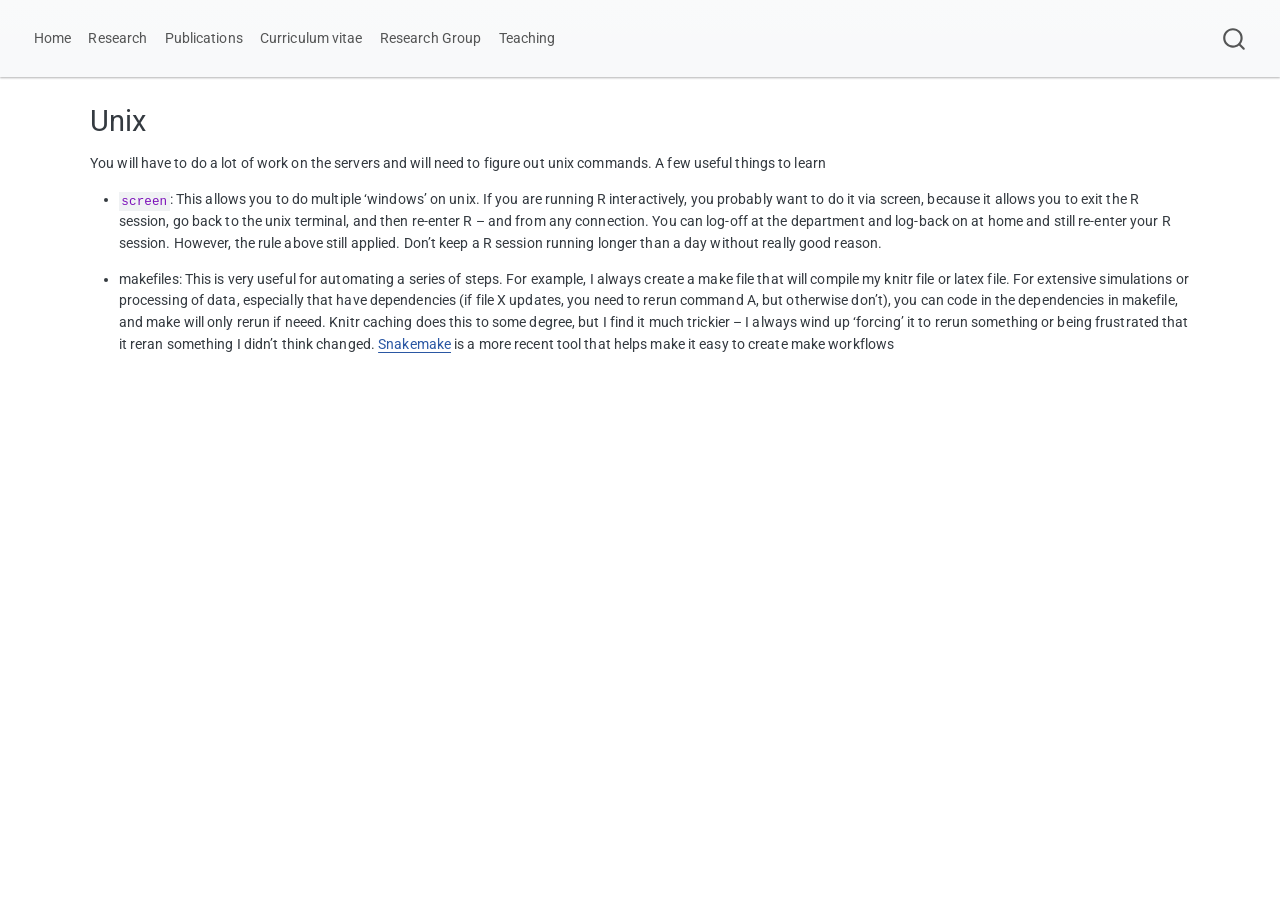
<file: computingGuidePages/unixtips.html>
<!DOCTYPE html>
<html xmlns="http://www.w3.org/1999/xhtml" lang="en" xml:lang="en"><head>

<meta charset="utf-8">
<meta name="generator" content="quarto-1.10.18">

<meta name="viewport" content="width=device-width, initial-scale=1.0, user-scalable=yes">


<title>Unix – Elizabeth Purdom</title>
<style>
/* Default styles provided by pandoc.
** See https://pandoc.org/MANUAL.html#variables-for-html for config info.
*/
span.smallcaps{font-variant: small-caps;}
div.columns{display: flex; gap: 1.5em;}
div.column{flex: auto;}
@media screen {
div.columns{gap: min(4vw, 1.5em);}
div.column{overflow-x: auto;}
}
div.hanging-indent{margin-left: 1.5em; text-indent: -1.5em;}
ul.task-list{list-style: none;}
ul.task-list li input[type="checkbox"] {
  width: 0.8em;
  margin: 0 0.8em 0.2em -1em; /* quarto-specific, see https://github.com/quarto-dev/quarto-cli/issues/4556 */ 
  vertical-align: middle;
}
</style>


<script src="../site_libs/quarto-nav/quarto-nav.js"></script>
<script src="../site_libs/quarto-nav/headroom.min.js"></script>
<script src="../site_libs/clipboard/clipboard.min.js"></script>
<script src="../site_libs/quarto-search/autocomplete.umd.js"></script>
<script src="../site_libs/quarto-search/fuse.min.js"></script>
<script src="../site_libs/quarto-search/quarto-search.js"></script>
<meta name="quarto:offset" content="../">
<script src="../site_libs/quarto-html/quarto.js" type="module"></script>
<script src="../site_libs/quarto-html/tabsets/tabsets.js" type="module"></script>
<script src="../site_libs/quarto-html/popper.min.js"></script>
<script src="../site_libs/quarto-html/tippy.umd.min.js"></script>
<script src="../site_libs/quarto-html/anchor.min.js"></script>
<link href="../site_libs/quarto-html/tippy.css" rel="stylesheet">
<link href="../site_libs/quarto-html/quarto-syntax-highlighting-64a204ab8560d761af7679ceaba22944.css" rel="stylesheet" id="quarto-text-highlighting-styles">
<script src="../site_libs/bootstrap/bootstrap.min.js"></script>
<link href="../site_libs/bootstrap/bootstrap-icons.css" rel="stylesheet">
<link href="../site_libs/bootstrap/bootstrap-aaf155e9cbe6bda6e74413789909d5fa.min.css" rel="stylesheet" append-hash="true" id="quarto-bootstrap" data-mode="light">
<script id="quarto-search-options" type="application/json">{
  "location": "navbar",
  "copy-button": false,
  "collapse-after": 3,
  "panel-placement": "end",
  "type": "overlay",
  "limit": 50,
  "keyboard-shortcut": [
    "f",
    "/",
    "s"
  ],
  "show-item-context": false,
  "language": {
    "search-no-results-text": "No results",
    "search-matching-documents-text": "matching documents",
    "search-copy-link-title": "Copy link to search",
    "search-hide-matches-text": "Hide additional matches",
    "search-more-match-text": "more match in this document",
    "search-more-matches-text": "more matches in this document",
    "search-clear-button-title": "Clear",
    "search-text-placeholder": "",
    "search-detached-cancel-button-title": "Cancel",
    "search-submit-button-title": "Submit",
    "search-label": "Search"
  }
}</script>
<script async="" src="https://siteimproveanalytics.com/js/siteanalyze_6294756.js"></script>


<link rel="stylesheet" href="../styles.css">
</head>

<body class="nav-fixed quarto-light">

<div id="quarto-search-results"></div>
  <header id="quarto-header" class="headroom fixed-top">
    <nav class="navbar navbar-expand-lg " data-bs-theme="dark">
      <div class="navbar-container container-fluid">
            <div id="quarto-search" class="" title="Search"></div>
          <button class="navbar-toggler" type="button" data-bs-toggle="collapse" data-bs-target="#navbarCollapse" aria-controls="navbarCollapse" role="menu" aria-expanded="false" aria-label="Toggle navigation" onclick="if (window.quartoToggleHeadroom) { window.quartoToggleHeadroom(); }">
  <span class="navbar-toggler-icon"></span>
</button>
          <div class="collapse navbar-collapse" id="navbarCollapse">
            <ul class="navbar-nav navbar-nav-scroll me-auto">
  <li class="nav-item">
    <a class="nav-link" href="../index.html"> 
<span class="menu-text">Home</span></a>
  </li>  
  <li class="nav-item">
    <a class="nav-link" href="../research.html"> 
<span class="menu-text">Research</span></a>
  </li>  
  <li class="nav-item">
    <a class="nav-link" href="../bibfiles/autopublications.html"> 
<span class="menu-text">Publications</span></a>
  </li>  
  <li class="nav-item">
    <a class="nav-link" href="../biography.html"> 
<span class="menu-text">Curriculum vitae</span></a>
  </li>  
  <li class="nav-item">
    <a class="nav-link" href="../people.html"> 
<span class="menu-text">Research Group</span></a>
  </li>  
  <li class="nav-item">
    <a class="nav-link" href="../teaching.html"> 
<span class="menu-text">Teaching</span></a>
  </li>  
</ul>
          </div> <!-- /navcollapse -->
            <div class="quarto-navbar-tools">
</div>
      </div> <!-- /container-fluid -->
    </nav>
</header>
<!-- content -->
<div id="quarto-content" class="quarto-container page-columns page-rows-contents page-layout-full page-navbar">
<!-- sidebar -->
<!-- margin-sidebar -->
    <div id="quarto-margin-sidebar" class="sidebar margin-sidebar zindex-bottom">
        
    </div>
<!-- main -->
<main class="content column-page" id="quarto-document-content">

<header id="title-block-header" class="quarto-title-block default">
<div class="quarto-title">
<h1 class="title">Unix</h1>
</div>



<div class="quarto-title-meta column-page">

    
  
    
  </div>
  


</header>


<p>You will have to do a lot of work on the servers and will need to figure out unix commands. A few useful things to learn</p>
<ul>
<li><code>screen</code>: This allows you to do multiple ‘windows’ on unix. If you are running R interactively, you probably want to do it via screen, because it allows you to exit the R session, go back to the unix terminal, and then re-enter R – and from any connection. You can log-off at the department and log-back on at home and still re-enter your R session. However, the rule above still applied. Don’t keep a R session running longer than a day without really good reason.
<p></p></li>
<li>makefiles: This is very useful for automating a series of steps. For example, I always create a make file that will compile my knitr file or latex file. For extensive simulations or processing of data, especially that have dependencies (if file X updates, you need to rerun command A, but otherwise don’t), you can code in the dependencies in makefile, and make will only rerun if neeed. Knitr caching does this to some degree, but I find it much trickier – I always wind up ‘forcing’ it to rerun something or being frustrated that it reran something I didn’t think changed. <a href="https://snakemake.readthedocs.io/en/stable/%22%3E%20Snakemake">Snakemake</a> is a more recent tool that helps make it easy to create make workflows</li>
</ul>



</main> <!-- /main -->
<script id="quarto-html-after-body" type="application/javascript">
  window.document.addEventListener("DOMContentLoaded", function (event) {
    const icon = "";
    const anchorJS = new window.AnchorJS();
    anchorJS.options = {
      placement: 'right',
      icon: icon
    };
    anchorJS.add('.anchored');
    const isCodeAnnotation = (el) => {
      for (const clz of el.classList) {
        if (clz.startsWith('code-annotation-')) {                     
          return true;
        }
      }
      return false;
    }
    const onCopySuccess = function(e) {
      // button target
      const button = e.trigger;
      // don't keep focus
      button.blur();
      // flash "checked"
      button.classList.add('code-copy-button-checked');
      var currentTitle = button.getAttribute("title");
      button.setAttribute("title", "Copied!");
      let tooltip;
      if (window.bootstrap) {
        button.setAttribute("data-bs-toggle", "tooltip");
        button.setAttribute("data-bs-placement", "left");
        button.setAttribute("data-bs-title", "Copied!");
        tooltip = new bootstrap.Tooltip(button, 
          { trigger: "manual", 
            customClass: "code-copy-button-tooltip",
            offset: [0, -8]});
        tooltip.show();    
      }
      setTimeout(function() {
        if (tooltip) {
          tooltip.hide();
          button.removeAttribute("data-bs-title");
          button.removeAttribute("data-bs-toggle");
          button.removeAttribute("data-bs-placement");
        }
        button.setAttribute("title", currentTitle);
        button.classList.remove('code-copy-button-checked');
      }, 1000);
      // clear code selection
      e.clearSelection();
    }
    const getTextToCopy = function(trigger) {
      const outerScaffold = trigger.parentElement.cloneNode(true);
      const codeEl = outerScaffold.querySelector('code');
      for (const childEl of codeEl.children) {
        if (isCodeAnnotation(childEl)) {
          childEl.remove();
        }
      }
      return codeEl.innerText;
    }
    const clipboard = new window.ClipboardJS('.code-copy-button:not([data-in-quarto-modal])', {
      text: getTextToCopy
    });
    clipboard.on('success', onCopySuccess);
    if (window.document.getElementById('quarto-embedded-source-code-modal')) {
      const clipboardModal = new window.ClipboardJS('.code-copy-button[data-in-quarto-modal]', {
        text: getTextToCopy,
        container: window.document.getElementById('quarto-embedded-source-code-modal')
      });
      clipboardModal.on('success', onCopySuccess);
    }
      var localhostRegex = new RegExp(/^(?:http|https):\/\/localhost\:?[0-9]*\//);
      var mailtoRegex = new RegExp(/^mailto:/);
        var filterRegex = new RegExp("https:\/\/purdom\.stat\.berkeley\.edu");
      var isInternal = (href) => {
          return filterRegex.test(href) || localhostRegex.test(href) || mailtoRegex.test(href);
      }
      // Inspect non-navigation links and adorn them if external
     var links = window.document.querySelectorAll('a[href]:not(.nav-link):not(.navbar-brand):not(.toc-action):not(.sidebar-link):not(.sidebar-item-toggle):not(.pagination-link):not(.no-external):not([aria-hidden]):not(.dropdown-item):not(.quarto-navigation-tool):not(.about-link)');
      for (var i=0; i<links.length; i++) {
        const link = links[i];
        if (!isInternal(link.href)) {
          // undo the damage that might have been done by quarto-nav.js in the case of
          // links that we want to consider external
          if (link.dataset.originalHref !== undefined) {
            link.href = link.dataset.originalHref;
          }
        }
      }
    function tippyHover(el, contentFn, onTriggerFn, onUntriggerFn) {
      const config = {
        allowHTML: true,
        maxWidth: 500,
        delay: 100,
        arrow: false,
        appendTo: function(el) {
            return el.parentElement;
        },
        interactive: true,
        interactiveBorder: 10,
        theme: 'quarto',
        placement: 'bottom-start',
      };
      if (contentFn) {
        config.content = contentFn;
      }
      if (onTriggerFn) {
        config.onTrigger = onTriggerFn;
      }
      if (onUntriggerFn) {
        config.onUntrigger = onUntriggerFn;
      }
      window.tippy(el, config); 
    }
    const noterefs = window.document.querySelectorAll('a[role="doc-noteref"]');
    for (var i=0; i<noterefs.length; i++) {
      const ref = noterefs[i];
      tippyHover(ref, function() {
        // use id or data attribute instead here
        let href = ref.getAttribute('data-footnote-href') || ref.getAttribute('href');
        try { href = new URL(href).hash; } catch {}
        const id = href.replace(/^#\/?/, "");
        const note = window.document.getElementById(id);
        if (note) {
          return note.innerHTML;
        } else {
          return "";
        }
      });
    }
    const xrefs = window.document.querySelectorAll('a.quarto-xref');
    const processXRef = (id, note) => {
      // Strip column container classes
      const stripColumnClz = (el) => {
        el.classList.remove("page-full", "page-columns");
        if (el.children) {
          for (const child of el.children) {
            stripColumnClz(child);
          }
        }
      }
      stripColumnClz(note)
      if (id === null || id.startsWith('sec-')) {
        // Special case sections, only their first couple elements
        const container = document.createElement("div");
        if (note.children && note.children.length > 2) {
          container.appendChild(note.children[0].cloneNode(true));
          for (let i = 1; i < note.children.length; i++) {
            const child = note.children[i];
            if (child.tagName === "P" && child.innerText === "") {
              continue;
            } else {
              container.appendChild(child.cloneNode(true));
              break;
            }
          }
          if (window.Quarto?.typesetMath) {
            window.Quarto.typesetMath(container);
          }
          return container.innerHTML
        } else {
          if (window.Quarto?.typesetMath) {
            window.Quarto.typesetMath(note);
          }
          return note.innerHTML;
        }
      } else {
        // Remove any anchor links if they are present
        const anchorLink = note.querySelector('a.anchorjs-link');
        if (anchorLink) {
          anchorLink.remove();
        }
        if (window.Quarto?.typesetMath) {
          window.Quarto.typesetMath(note);
        }
        if (note.classList.contains("callout")) {
          return note.outerHTML;
        } else {
          return note.innerHTML;
        }
      }
    }
    for (var i=0; i<xrefs.length; i++) {
      const xref = xrefs[i];
      tippyHover(xref, undefined, function(instance) {
        instance.disable();
        let url = xref.getAttribute('href');
        let hash = undefined; 
        if (url.startsWith('#')) {
          hash = url;
        } else {
          try { hash = new URL(url).hash; } catch {}
        }
        if (hash) {
          const id = hash.replace(/^#\/?/, "");
          const note = window.document.getElementById(id);
          if (note !== null) {
            try {
              const html = processXRef(id, note.cloneNode(true));
              instance.setContent(html);
            } finally {
              instance.enable();
              instance.show();
            }
          } else {
            // See if we can fetch this
            fetch(url.split('#')[0])
            .then(res => res.text())
            .then(html => {
              const parser = new DOMParser();
              const htmlDoc = parser.parseFromString(html, "text/html");
              const note = htmlDoc.getElementById(id);
              if (note !== null) {
                const html = processXRef(id, note);
                instance.setContent(html);
              } 
            }).finally(() => {
              instance.enable();
              instance.show();
            });
          }
        } else {
          // See if we can fetch a full url (with no hash to target)
          // This is a special case and we should probably do some content thinning / targeting
          fetch(url)
          .then(res => res.text())
          .then(html => {
            const parser = new DOMParser();
            const htmlDoc = parser.parseFromString(html, "text/html");
            const note = htmlDoc.querySelector('main.content');
            if (note !== null) {
              // This should only happen for chapter cross references
              // (since there is no id in the URL)
              // remove the first header
              if (note.children.length > 0 && note.children[0].tagName === "HEADER") {
                note.children[0].remove();
              }
              const html = processXRef(null, note);
              instance.setContent(html);
            } 
          }).finally(() => {
            instance.enable();
            instance.show();
          });
        }
      }, function(instance) {
      });
    }
        let selectedAnnoteEl;
        const selectorForAnnotation = ( cell, annotation) => {
          let cellAttr = 'data-code-cell="' + cell + '"';
          let lineAttr = 'data-code-annotation="' +  annotation + '"';
          const selector = 'span[' + cellAttr + '][' + lineAttr + ']';
          return selector;
        }
        const selectCodeLines = (annoteEl) => {
          const doc = window.document;
          const targetCell = annoteEl.getAttribute("data-target-cell");
          const targetAnnotation = annoteEl.getAttribute("data-target-annotation");
          const annoteSpan = window.document.querySelector(selectorForAnnotation(targetCell, targetAnnotation));
          const lines = annoteSpan.getAttribute("data-code-lines").split(",");
          const lineIds = lines.map((line) => {
            return targetCell + "-" + line;
          })
          let top = null;
          let height = null;
          let parent = null;
          if (lineIds.length > 0) {
              //compute the position of the single el (top and bottom and make a div)
              const el = window.document.getElementById(lineIds[0]);
              top = el.offsetTop;
              height = el.offsetHeight;
              parent = el.parentElement.parentElement;
            if (lineIds.length > 1) {
              const lastEl = window.document.getElementById(lineIds[lineIds.length - 1]);
              const bottom = lastEl.offsetTop + lastEl.offsetHeight;
              height = bottom - top;
            }
            if (top !== null && height !== null && parent !== null) {
              // cook up a div (if necessary) and position it 
              let div = window.document.getElementById("code-annotation-line-highlight");
              if (div === null) {
                div = window.document.createElement("div");
                div.setAttribute("id", "code-annotation-line-highlight");
                div.style.position = 'absolute';
                parent.appendChild(div);
              }
              div.style.top = top - 2 + "px";
              div.style.height = height + 4 + "px";
              div.style.left = 0;
              let gutterDiv = window.document.getElementById("code-annotation-line-highlight-gutter");
              if (gutterDiv === null) {
                gutterDiv = window.document.createElement("div");
                gutterDiv.setAttribute("id", "code-annotation-line-highlight-gutter");
                gutterDiv.style.position = 'absolute';
                const codeCell = window.document.getElementById(targetCell);
                const gutter = codeCell.querySelector('.code-annotation-gutter');
                gutter.appendChild(gutterDiv);
              }
              gutterDiv.style.top = top - 2 + "px";
              gutterDiv.style.height = height + 4 + "px";
            }
            selectedAnnoteEl = annoteEl;
          }
        };
        const unselectCodeLines = () => {
          const elementsIds = ["code-annotation-line-highlight", "code-annotation-line-highlight-gutter"];
          elementsIds.forEach((elId) => {
            const div = window.document.getElementById(elId);
            if (div) {
              div.remove();
            }
          });
          selectedAnnoteEl = undefined;
        };
          // Handle positioning of the toggle
      window.addEventListener(
        "resize",
        throttle(() => {
          elRect = undefined;
          if (selectedAnnoteEl) {
            selectCodeLines(selectedAnnoteEl);
          }
        }, 10)
      );
      function throttle(fn, ms) {
      let throttle = false;
      let timer;
        return (...args) => {
          if(!throttle) { // first call gets through
              fn.apply(this, args);
              throttle = true;
          } else { // all the others get throttled
              if(timer) clearTimeout(timer); // cancel #2
              timer = setTimeout(() => {
                fn.apply(this, args);
                timer = throttle = false;
              }, ms);
          }
        };
      }
        // Attach click handler to the DT
        const annoteDls = window.document.querySelectorAll('dt[data-target-cell]');
        for (const annoteDlNode of annoteDls) {
          annoteDlNode.addEventListener('click', (event) => {
            const clickedEl = event.target;
            if (clickedEl !== selectedAnnoteEl) {
              unselectCodeLines();
              const activeEl = window.document.querySelector('dt[data-target-cell].code-annotation-active');
              if (activeEl) {
                activeEl.classList.remove('code-annotation-active');
              }
              selectCodeLines(clickedEl);
              clickedEl.classList.add('code-annotation-active');
            } else {
              // Unselect the line
              unselectCodeLines();
              clickedEl.classList.remove('code-annotation-active');
            }
          });
        }
    const findCites = (el) => {
      const parentEl = el.parentElement;
      if (parentEl) {
        const cites = parentEl.dataset.cites;
        if (cites) {
          return {
            el,
            cites: cites.split(' ')
          };
        } else {
          return findCites(el.parentElement)
        }
      } else {
        return undefined;
      }
    };
    var bibliorefs = window.document.querySelectorAll('a[role="doc-biblioref"]');
    for (var i=0; i<bibliorefs.length; i++) {
      const ref = bibliorefs[i];
      const citeInfo = findCites(ref);
      if (citeInfo) {
        tippyHover(citeInfo.el, function() {
          var popup = window.document.createElement('div');
          citeInfo.cites.forEach(function(cite) {
            var citeDiv = window.document.createElement('div');
            citeDiv.classList.add('hanging-indent');
            citeDiv.classList.add('csl-entry');
            var biblioDiv = window.document.getElementById('ref-' + cite);
            if (biblioDiv) {
              citeDiv.innerHTML = biblioDiv.innerHTML;
            }
            popup.appendChild(citeDiv);
          });
          return popup.innerHTML;
        });
      }
    }
  });
  </script>
</div> <!-- /content -->




</body></html>
</file>
<file: site_libs/quarto-html/tippy.css>
.tippy-box[data-animation=fade][data-state=hidden]{opacity:0}[data-tippy-root]{max-width:calc(100vw - 10px)}.tippy-box{position:relative;background-color:#333;color:#fff;border-radius:4px;font-size:14px;line-height:1.4;white-space:normal;outline:0;transition-property:transform,visibility,opacity}.tippy-box[data-placement^=top]>.tippy-arrow{bottom:0}.tippy-box[data-placement^=top]>.tippy-arrow:before{bottom:-7px;left:0;border-width:8px 8px 0;border-top-color:initial;transform-origin:center top}.tippy-box[data-placement^=bottom]>.tippy-arrow{top:0}.tippy-box[data-placement^=bottom]>.tippy-arrow:before{top:-7px;left:0;border-width:0 8px 8px;border-bottom-color:initial;transform-origin:center bottom}.tippy-box[data-placement^=left]>.tippy-arrow{right:0}.tippy-box[data-placement^=left]>.tippy-arrow:before{border-width:8px 0 8px 8px;border-left-color:initial;right:-7px;transform-origin:center left}.tippy-box[data-placement^=right]>.tippy-arrow{left:0}.tippy-box[data-placement^=right]>.tippy-arrow:before{left:-7px;border-width:8px 8px 8px 0;border-right-color:initial;transform-origin:center right}.tippy-box[data-inertia][data-state=visible]{transition-timing-function:cubic-bezier(.54,1.5,.38,1.11)}.tippy-arrow{width:16px;height:16px;color:#333}.tippy-arrow:before{content:"";position:absolute;border-color:transparent;border-style:solid}.tippy-content{position:relative;padding:5px 9px;z-index:1}
</file>
<file: site_libs/quarto-html/quarto-syntax-highlighting-64a204ab8560d761af7679ceaba22944.css>
/* quarto syntax highlight colors */
:root {
  --quarto-hl-ot-color: #003B4F;
  --quarto-hl-at-color: #657422;
  --quarto-hl-ss-color: #20794D;
  --quarto-hl-an-color: #5E5E5E;
  --quarto-hl-fu-color: #4758AB;
  --quarto-hl-st-color: #20794D;
  --quarto-hl-cf-color: #003B4F;
  --quarto-hl-op-color: #5E5E5E;
  --quarto-hl-er-color: #AD0000;
  --quarto-hl-bn-color: #AD0000;
  --quarto-hl-al-color: #AD0000;
  --quarto-hl-va-color: #111111;
  --quarto-hl-bu-color: inherit;
  --quarto-hl-ex-color: inherit;
  --quarto-hl-pp-color: #AD0000;
  --quarto-hl-in-color: #5E5E5E;
  --quarto-hl-vs-color: #20794D;
  --quarto-hl-wa-color: #5E5E5E;
  --quarto-hl-do-color: #5E5E5E;
  --quarto-hl-im-color: #00769E;
  --quarto-hl-ch-color: #20794D;
  --quarto-hl-dt-color: #AD0000;
  --quarto-hl-fl-color: #AD0000;
  --quarto-hl-co-color: #5E5E5E;
  --quarto-hl-cv-color: #5E5E5E;
  --quarto-hl-cn-color: #8f5902;
  --quarto-hl-sc-color: #5E5E5E;
  --quarto-hl-dv-color: #AD0000;
  --quarto-hl-kw-color: #003B4F;
}

/* other quarto variables */
:root {
  --quarto-font-monospace: SFMono-Regular, Menlo, Monaco, Consolas, "Liberation Mono", "Courier New", monospace;
}

/* syntax highlight based on Pandoc's rules */
pre > code.sourceCode > span {
  color: #003B4F;
}

code.sourceCode > span {
  color: #003B4F;
}

div.sourceCode,
div.sourceCode pre.sourceCode {
  color: #003B4F;
}

/* Normal */
code span {
  color: #003B4F;
}

/* Alert */
code span.al {
  color: #AD0000;
  font-style: inherit;
}

/* Annotation */
code span.an {
  color: #5E5E5E;
  font-style: inherit;
}

/* Attribute */
code span.at {
  color: #657422;
  font-style: inherit;
}

/* BaseN */
code span.bn {
  color: #AD0000;
  font-style: inherit;
}

/* BuiltIn */
code span.bu {
  font-style: inherit;
}

/* ControlFlow */
code span.cf {
  color: #003B4F;
  font-weight: bold;
  font-style: inherit;
}

/* Char */
code span.ch {
  color: #20794D;
  font-style: inherit;
}

/* Constant */
code span.cn {
  color: #8f5902;
  font-style: inherit;
}

/* Comment */
code span.co {
  color: #5E5E5E;
  font-style: inherit;
}

/* CommentVar */
code span.cv {
  color: #5E5E5E;
  font-style: italic;
}

/* Documentation */
code span.do {
  color: #5E5E5E;
  font-style: italic;
}

/* DataType */
code span.dt {
  color: #AD0000;
  font-style: inherit;
}

/* DecVal */
code span.dv {
  color: #AD0000;
  font-style: inherit;
}

/* Error */
code span.er {
  color: #AD0000;
  font-style: inherit;
}

/* Extension */
code span.ex {
  font-style: inherit;
}

/* Float */
code span.fl {
  color: #AD0000;
  font-style: inherit;
}

/* Function */
code span.fu {
  color: #4758AB;
  font-style: inherit;
}

/* Import */
code span.im {
  color: #00769E;
  font-style: inherit;
}

/* Information */
code span.in {
  color: #5E5E5E;
  font-style: inherit;
}

/* Keyword */
code span.kw {
  color: #003B4F;
  font-weight: bold;
  font-style: inherit;
}

/* Operator */
code span.op {
  color: #5E5E5E;
  font-style: inherit;
}

/* Other */
code span.ot {
  color: #003B4F;
  font-style: inherit;
}

/* Preprocessor */
code span.pp {
  color: #AD0000;
  font-style: inherit;
}

/* SpecialChar */
code span.sc {
  color: #5E5E5E;
  font-style: inherit;
}

/* SpecialString */
code span.ss {
  color: #20794D;
  font-style: inherit;
}

/* String */
code span.st {
  color: #20794D;
  font-style: inherit;
}

/* Variable */
code span.va {
  color: #111111;
  font-style: inherit;
}

/* VerbatimString */
code span.vs {
  color: #20794D;
  font-style: inherit;
}

/* Warning */
code span.wa {
  color: #5E5E5E;
  font-style: italic;
}

.prevent-inlining {
  content: "</";
}

/*# sourceMappingURL=9d8d5bb603a83b8298b89080a598c93b.css.map */
</file>
<file: styles.css>
/* css styles */

/* Custom styles, copied from Bin Yu Quarto site */

/* Import Lora font from Google Fonts */
@import url('https://fonts.googleapis.com/css2?family=Lora:wght@400;700&display=swap');

/*
body, .navbar, .nav, .dropdown-menu, .dropdown-item, .card, .card-body, .card-title, .card-text {
  font-family: 'Lora', serif !important;
}

.navbar {
  background-color: #fff !important;
}

.navbar .navbar-nav > li > a {
  color: #222 !important;
}

body {
  background: #f8f9fa;
}
*/

/* Hide the page title on the homepage */
body.page-index .quarto-title-banner,
body.page-index .title,
body.page-index h1.title {
  display: none !important;
}

/* Fallback: hide any h1.title -- 
keeps it from doing title on any of the pages */
/*h1.title {
  display: none !important;
}
*/

h1, .h1, h2, .h2 {
  font-weight: 400;
}

/* Make columns container use flexbox for equal height */
.columns {
  display: flex;
  align-items: stretch;
}

/* Image column styling */
/*.column img {
  width: 100%;
  height: 100%;
  object-fit: cover;
  border-radius: 8px;
}*/

/* Responsive layout for mobile devices */
@media (max-width: 768px) {
  /* Stack columns vertically on mobile */
  .columns {
    flex-direction: column;
    align-items: stretch;
  }
  
  /* Make both columns full width on mobile */
  .column {
    width: 100% !important;
    max-width: 100% !important;
  }
  
  /* Ensure image is full width and has good proportions on mobile */
  .column:first-child {
    margin-bottom: 1.5rem;
  }
  
  .column img {
    max-height: 400px;
    object-fit: cover;
    width: 100%;
  }
}

/* Two-column responsive layout for publications and news */
.two-column-container {
  display: grid;
  grid-template-columns: 1fr 1fr;
  gap: 2rem;
  margin-top: 2rem;
}

@media (max-width: 768px) {
  .two-column-container {
    grid-template-columns: 1fr;
    gap: 1.5rem;
  }
}

.column {
  /* background: #fff; */
  padding: 1.5rem;
}

.column h2 {
  margin-top: 0;
  margin-bottom: 1rem;
  padding-bottom: 0.5rem;
}

/* Spacing for year entries in news/publications lists */
/*.year-entry {
  margin-right: 1rem;
  font-style: normal;
  font-weight: normal;
}*/
</file>
